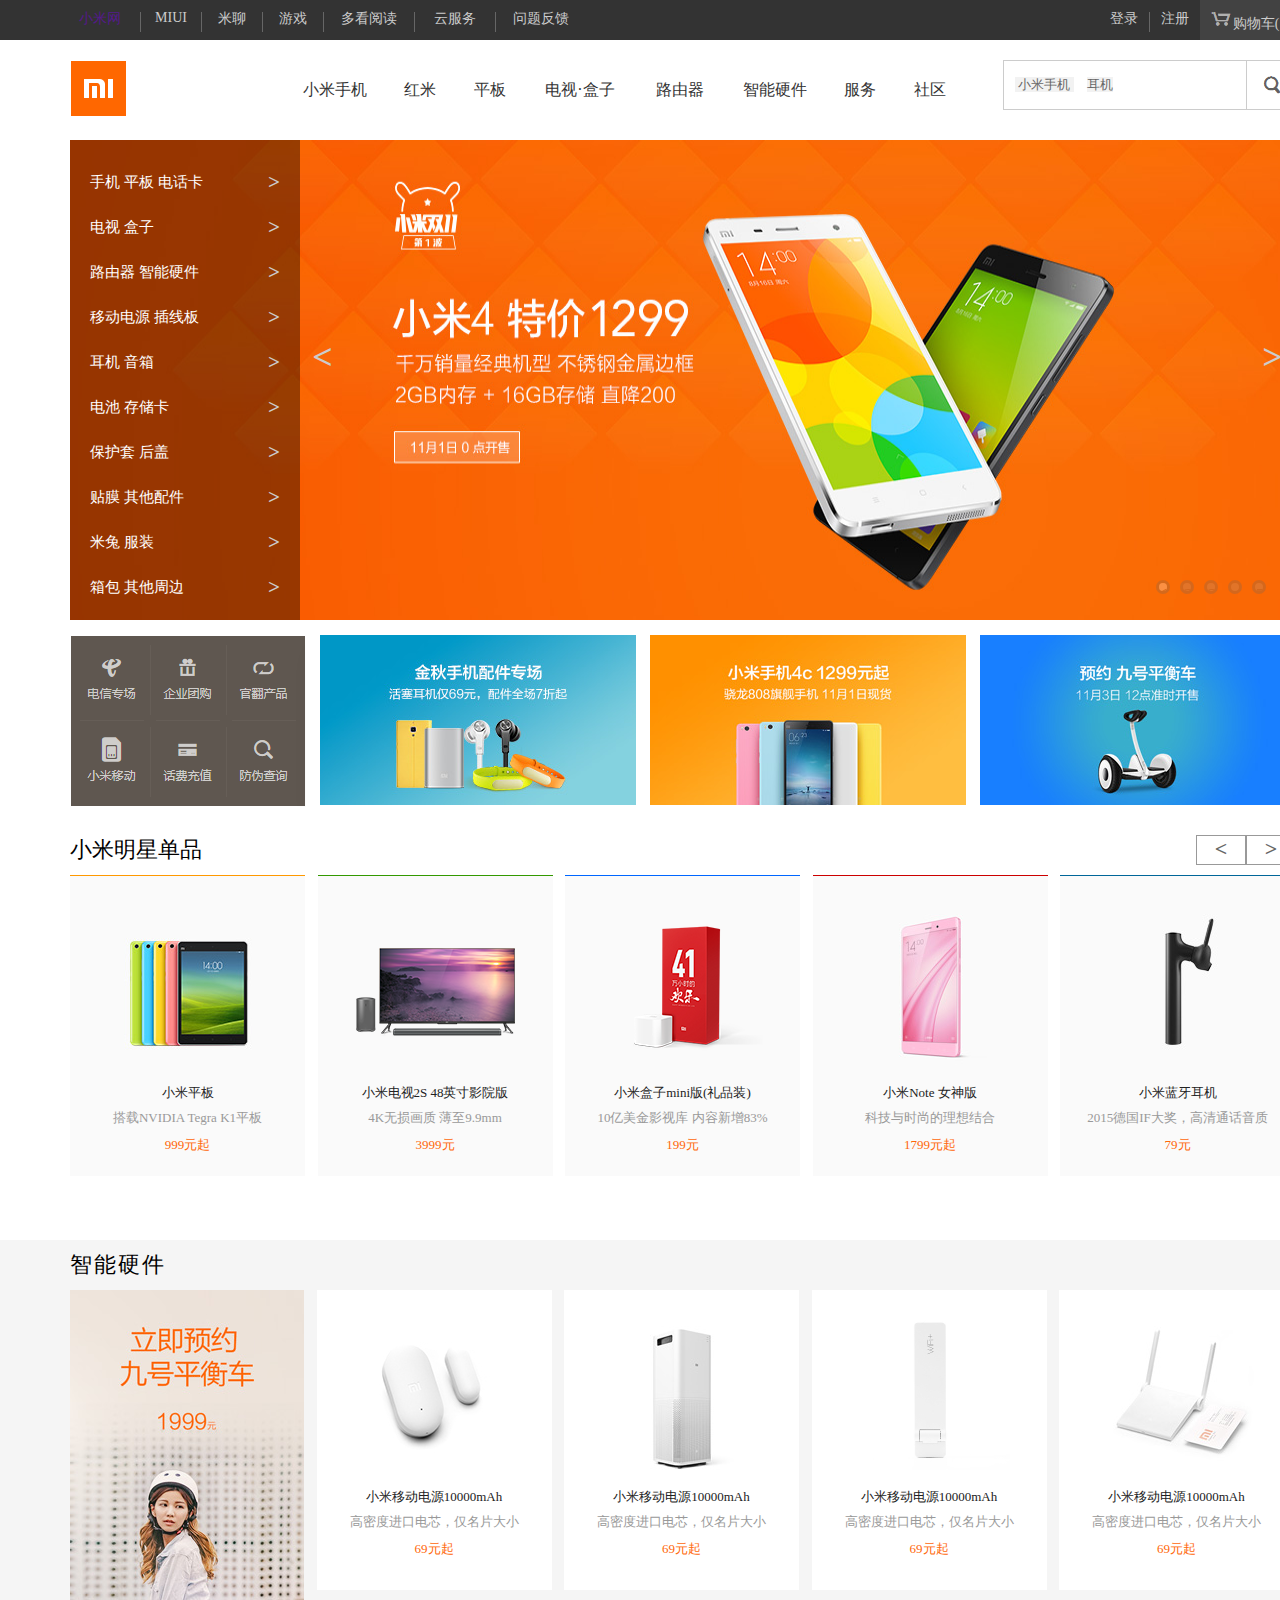
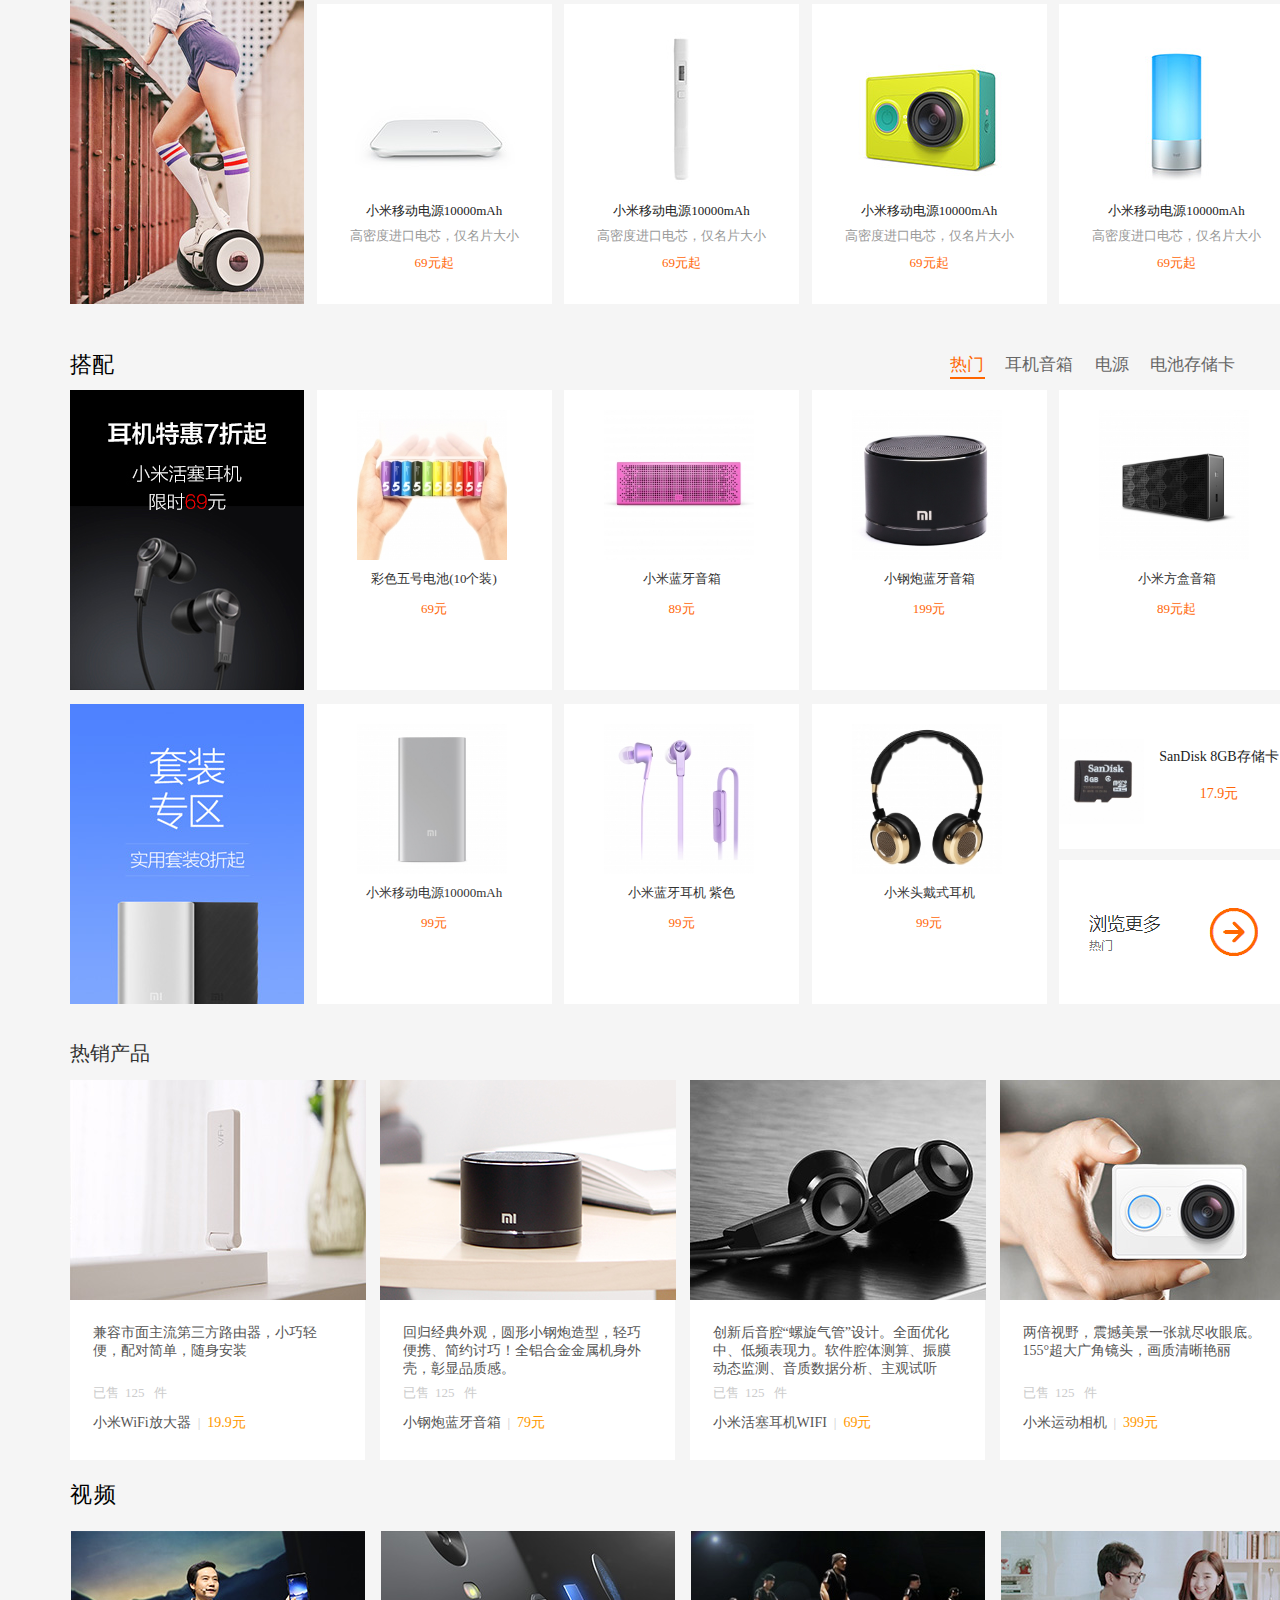
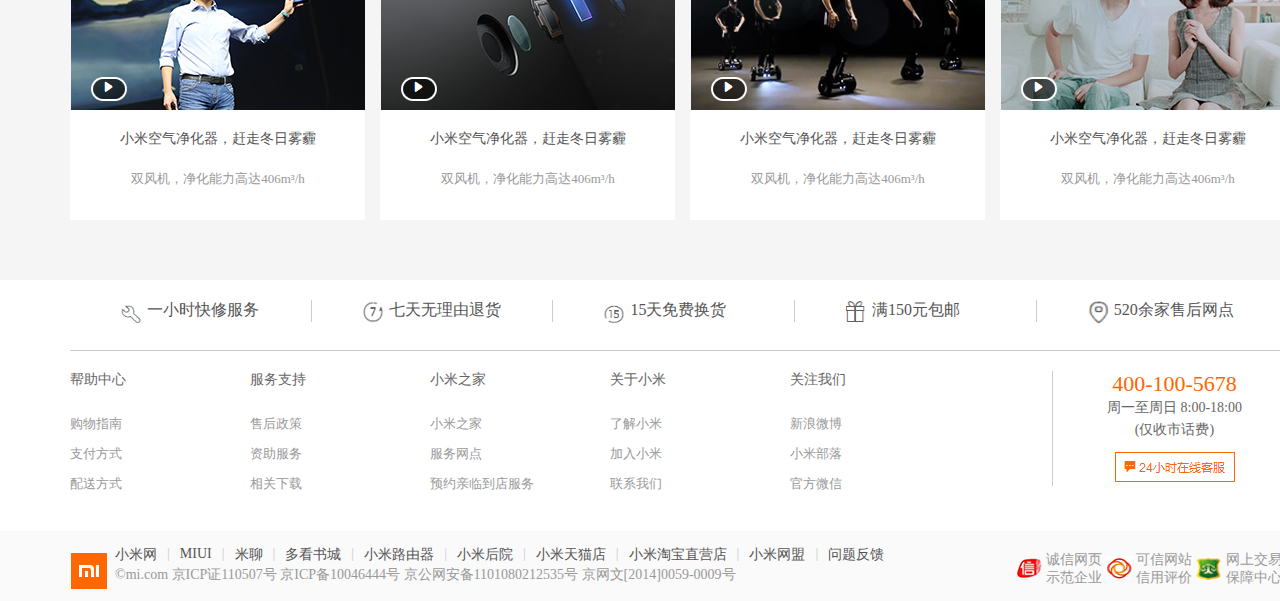
<file: index.html>
﻿<!doctype html>
<html>
<head>
<meta charset="utf-8">
<title>小米主页</title>
<link rel="shortcut icon" href="images/title.png"/>
<link type="text/css" href="css/main.css" rel="stylesheet"/>
<style type="text/css">
 a {outline: 0 none; text-decoration: none;}
 a img {border: 0 none;}
 #wrap { width: 800px;  margin: 20px auto; font-family: arial, sans-serif; font-size: 14px;}
</style>



<script src="js/jquery-1.11.3.js" type="text/javascript"></script>
<script src="js/main.js" type="text/javascript"></script>
<script src="js/jquery.js"></script>
<script type="text/javascript" src="js/jwplayer.js"></script>
<script type="text/javascript" src="js/jquery.fancybox.js"></script>

<script>
/* <![CDATA[ */
$(document).ready(function () {
  $(".fancybox").fancybox({
    fitToView: false,
    content: '<span></span>', // create temp content
    scrolling: 'no',
    afterLoad: function () {
      var $width = $(this.element).data('width'); // get dimensions from data attributes
      var $height = $(this.element).data('height');
      this.content = "<embed src='player.swf?file=" + this.href + "&autostart=true&amp;wmode=opaque' type='application/x-shockwave-flash' width='" + $width + "' height='" + $height + "'></embed>"; // replace temp content
    }
  });
}); // ready
/* ]]> */
</script>

</head>


<body >
<div id="total">
<div id="header">
    	<div class="mainpage"><a href="">小米网</a></div><div class="line"></div>
        <div class="miui"><a>MIUI</a></div><div class="line"></div>
        <div class="ml"><a>米聊</a></div><div class="line"></div>
        <div class="game"><a>游戏</a></div><div class="line"></div>
        <div class="read"><a>多看阅读</a></div><div class="line"></div>
        <div class="yfw"><a>云服务</a></div><div class="line"></div>
        <div class="question"><a>问题反馈</a></div>
        <div class="dl"><a>登录</a></div><div class="line"></div>
        <div class="zc"><a>注册</a></div>
        <div class="shop_car"><a href="shopcar.html" style="color:#ccc;"><img src="images/shop_car.png"/><span>购物车(1)</span></a></div>
</div>

<div id="top1">
    <div class="top1_1"><img src="images/Log.png"/></div>
    <div class="top1_2">
    	<ul>
    		<li class="log_side"><a href=""></a></li>
            <li class="xmsj"><a>小米手机</a></li>               
            <li class="hongmi"><a>红米</a></li>                     
            <li class="pingban"><a>平板</a></li>           	
            <li class="tv"><a>电视&middot;盒子<a></li>         	
            <li class="luyouqi"><a>路由器</a></li>         	
            <li class="yingjian"><a>智能硬件</a></li>          	
            <li class="fuwu"><a target="_blank" href="">服务</a></li>
            <li class="shequ"><a target="_blank" href="Community.html">社区</a></li>
        </ul>
		<!--小米手机隐藏的层-->
		<div class="xmsj-show">
			<div class="xmsj-show1">
				<div class="xmsj-show-img"><a><img src="images/mi4c!160x110.jpg"/></a></div>
				<p><a target="_blank" href="" class="top1-title">小米手机4c</a></p>
				<p><span class="top1-price">1299元起</span></p>
			</div>
			<div class="top1-line"></div>
			<div class="xmsj-show2">
				<div  class="xmsj-show-img"><a><img src="images/mi4!160x110.jpg"/></a></div>
				<p><a target="_blank" href="" class="top1-title">小米手机4</a></p>
				<p><span class="top1-price">1299元起</span></p>
			</div>
			<div class="top1-line"></div>
			<div class="xmsj-show3">
				<div  class="xmsj-show-img"><a><img src="images/minote!160x110.jpg"/></a></div>
				<p><a target="_blank" href="" class="top1-title">小米Note标准版</a></p>
				<p><span class="top1-price">1799元起</span></p>
			</div>
		</div>
		<!--红米隐藏的层-->
		<div class="hongmi-show">
			<div class="hongmi-show1">
				<div class="hongmi-show-img"><a><img src="images/hongmi2!160x110.jpg"/></a></div>
				<p><a target="_blank" href="" class="top1-title">红米手机2</a></p>
				<p><span class="top1-price">599元起</span></p>
			</div>
			<div class="top1-line"></div>
			<div class="hongmi-show2">
				<div  class="hongmi-show-img"><a><img src="images/hongmi2a!160x110.jpg"/></a></div>
				<p><a target="_blank" href="" class="top1-title">红米手机2A 增强版</a></p>
				<p><span class="top1-price">特价499元</span></p>
			</div>
			<div class="top1-line"></div>
			<div class="hongmi-show3">
				<div  class="hongmi-show-img"><a><img src="images/note!160x110.jpg"/></a></div>
				<p><a target="_blank" href="" class="top1-title">红米Note 电信版</a></p>
				<p><span class="top1-price">699元起</span></p>
			</div>
		</div>
		<!--红米隐藏的层-->
		<div class="pingban-show">
			<div class="pingban-show1">
				<div class="pingban-show-img"><a><img src="images/mipad16!160x110.jpg"/></a></div>
				<p><a target="_blank" href="" class="top1-title">红米手机2</a></p>
				<p><span class="top1-price">599元起</span></p>
			</div>
			<div class="top1-line"></div>
			<div class="pingban-show2">
				<div  class="pingban-show-img"><a><img src="images/mipad64!160x110.jpg"/></a></div>
				<p><a target="_blank" href="" class="top1-title">红米手机2A 增强版</a></p>
				<p><span class="top1-price">特价499元</span></p>
			</div>
		</div>
		<!--电视盒子隐藏的层-->
		<div class="tv-show">
			<div class="tv-show1">
				<div class="tv-show-img"><a><img src="images/mitv40!160x110.jpg"/></a></div>
				<p><a target="_blank" href="" class="top1-title">小米电视2 40英寸</a></p>
				<p><span class="top1-price">1999元</span></p>
			</div>
			<div class="top1-line"></div>
			<div class="tv-show2">
				<div  class="tv-show-img"><a><img src="images/mitv48!160x110.jpg"/></a></div>
				<p><a target="_blank" href="" class="top1-title">小米电视2/2S 48/49英寸</a></p>
				<p><span class="top1-price">2999元起</span></p>
			</div>
			<div class="top1-line"></div>
			<div class="tv-show3">
				<div  class="tv-show-img"><a><img src="images/mitv3-55!160x110.jpg"/></a></div>
				<p><a target="_blank" href="" class="top1-title">小米电视3 55英寸</a></p>
				<p><span class="top1-price">3999元起</span></p>
			</div>
		</div>
		<!--路由器隐藏的层-->
		<div class="luyouqi-show">
			<div class="luyouqi-show1">
				<div class="luyouqi-show-img"><a><img src="images/miwifi!160x110.jpg"/></a></div>
				<p><a target="_blank" href="" class="top1-title">全新小米路由器</a></p>
				<p><span class="top1-price">699元起</span></p>
			</div>
			<div class="top1-line"></div>
			<div class="luyouqi-show2">
				<div  class="luyouqi-show-img"><a><img src="images/miwifilite!160x110.jpg"/></a></div>
				<p><a target="_blank" href="" class="top1-title">小米路由器 青春版</a></p>
				<p><span class="top1-price">79元</span></p>
			</div>
			<div class="top1-line"></div>
			<div class="luyouqi-show3">
				<div  class="luyouqi-show-img"><a><img src="images/miwifimini!160x110.jpg"/></a></div>
				<p><a target="_blank" href="" class="top1-title">小米路由器 mini</a></p>
				<p><span class="top1-price">129元</span></p>
			</div>
		</div>
		<!--智能硬件隐藏的层-->
		<div class="yingjian-show">
			<div class="yingjian-show1">
				<div class="yingjian-show-img"><a href="" target="_blank"><img src="images/scooter!160x110.jpg"/></a></div>
				<p><a target="_blank" href="" class="top1-title">九号平衡车</a></p>
				<p><span class="top1-price">1999元</span></p>
			</div>
			<div class="top1-line"></div>
			<div class="yingjian-show2">
				<div  class="yingjian-show-img"><a href="" target="_blank"><img src="images/xiaoyi!160x110.jpg"/></a></div>
				<p><a target="_blank" href="" class="top1-title">摄像机</a></p>
				<p><span class="top1-price">149元</span></p>
			</div>
			<div class="top1-line"></div>
			<div class="yingjian-show3">
				<div  class="yingjian-show-img"><a href="" target="_blank"><img src="images/yicamera!160x110.jpg"/></a></div>
				<p><a target="_blank" href="" class="top1-title">运动相机</a></p>
				<p><span class="top1-price">399元起</span></p>
			</div>
		</div>
    </div>
    <div id="top1_3">
    	<form>
        	<input class="search-text" id="search" type="search" data-search-config="{'defaultWords':[{'Key':'移动电源','Rst':22},{'Key':'空气净化器','Rst':2},{'Key':'小米手环','Rst':5},{'Key':'WiFi','Rst':7},{'Key':'自拍杆','Rst':4},{'Key':'小米体重秤','Rst':1},{'Key':'小蚁摄像机','Rst':2},{'Key':'运动相机','Rst':2},{'Key':'智能插座','Rst':5},{'Key':'配件优惠套装','Rst':15}]}" autocomplete="off" name="keyword" />
			<input type="submit" value="" class="search-submit" style="background-image:url(images/search.png);"/>
            <div class="in-text">
				<a href="" class="in-text1"><span>&nbsp;小米手机&nbsp;</span></a>
				<a href="" class="in-text2"><span>耳机</span></a>
			</div>
            <div class="shop-search">
                <ul>
                    <li class="search-item"><a href="">商品1<span>约有22件</span></a></li>
                    <li class="search-item"><a href="">商品2<span>约有2件</span></a></li>
                    <li class="search-item"><a href="">商品3<span>约有12件</span></a></li>
                    <li class="search-item"><a href="">商品4<span>约有8件</span></a></li>
                    <li class="search-item"><a href="">商品5<span>约有9件</span></a></li>
                    <li class="search-item"><a href="">商品6<span>约有5件</span></a></li>
                    <li class="search-item"><a href="">商品7<span>约有2件</span></a></li>
                    <li class="search-item"><a href="">商品8<span>约有4件</span></a></li>
                </ul>
            </div>           
        </form>
        
    </div>
</div>

<div id="home">
	<div class="home_top">
        <div class="left_pro_list">
            <ul>	
                <li style="margin-top:20px;" class="item1"><a>手机 平板 电话卡<span>></span></a></li>        
                <li class="item2"><a>电视 盒子<span>></span></a></li>     
                <li class="item3"><a>路由器 智能硬件<span>></span></a></li>  	
                <li class="item4"><a>移动电源 插线板<span>></span></a></li>             	
                <li class="item5"><a>耳机 音箱<span>></span></a></li>        	
                <li class="item6"><a>电池 存储卡<span>></span></a></li>           	
                <li class="item7"><a>保护套 后盖<span>></span></a></li>               	
                <li class="item8"><a>贴膜 其他配件<span>></span></a></li>	
                <li class="item9"><a>米兔 服装<span>></span></a></li>     	
                <li class="item10"><a>箱包 其他周边<span>></span></a></li>	
            </ul>
            <div class="list-show-hidden1">
                <div class="children-list">
                    <div class="lists">
                        <div class="imgAndtitle">
                            <a class="imgAndtitle-img"><img src="images/minote.jpg"/></a>
                            <a class="imgAndtitle-title"><span>小米Note</span></a>
                        </div>
                        <div class="xuangou">&nbsp;&nbsp;选购</div>
                    </div>
                    <div class="lists">
                        <div class="imgAndtitle">
                            <a class="imgAndtitle-img"><img src="images/mi4.jpg"/></a>
                            <a class="imgAndtitle-title"><span>小米手机4</span></a>
                        </div>
                        <div class="xuangou">&nbsp;&nbsp;选购</div>
                    </div>
                    <div class="lists">
                        <div class="imgAndtitle">
                            <a class="imgAndtitle-img"><img src="images/mi4c.jpg"/></a>
                            <a class="imgAndtitle-title"><span>小米手机4c</span></a>
                        </div>
                        <div class="xuangou">&nbsp;&nbsp;选购</div>
                    </div>
                    <div class="lists">
                        <div class="imgAndtitle">
                            <a class="imgAndtitle-img"><img src="images/note2.jpg"/></a>
                            <a class="imgAndtitle-title"><span>红米Note2</span></a>
                        </div>
                        <div class="xuangou">&nbsp;&nbsp;选购</div>
                    </div>
                    <div class="lists">
                        <div class="imgAndtitle">
                            <a class="imgAndtitle-img"><img src="images/note.jpg"/></a>
                            <a class="imgAndtitle-title"><span>红米Note 电信版</span></a>
                        </div>
                        <div class="xuangou">&nbsp;&nbsp;选购</div>
                    </div>
                    <div class="lists">
                        <div class="imgAndtitle">
                            <a class="imgAndtitle-img"><img src="images/hongmi2.jpg"/></a>
                            <a class="imgAndtitle-title"><span>红米手机2</span></a>
                        </div>
                        <div class="xuangou">&nbsp;&nbsp;选购</div>
                    </div>
                </div>
                <div class="children-list">
                    <div class="lists">
                        <div class="imgAndtitle">
                            <a class="imgAndtitle-img"><img src="images/hongmi2a.jpg"/></a>
                            <a class="imgAndtitle-title"><span>红米手机2A</span></a>
                        </div>
                        <div class="xuangou">&nbsp;&nbsp;选购</div>
                    </div>
                    <div class="lists">
                        <div class="imgAndtitle">
                            <a class="imgAndtitle-img"><img src="images/mipad.jpg"/></a>
                            <a class="imgAndtitle-title"><span>小米平板</span></a>
                        </div>
                        <div class="xuangou">&nbsp;&nbsp;选购</div>
                    </div>
                    <div class="lists">
                        <div class="imgAndtitle">
                            <a class="imgAndtitle-img"><img src="images/telcom.jpg"/></a>
                            <a class="imgAndtitle-title"><span>电信版</span></a>
                        </div>
                        <div class="xuangou">&nbsp;&nbsp;选购</div>
                    </div>
                    <div class="lists">
                        <div class="imgAndtitle">
                            <a class="imgAndtitle-img"><img src="images/heyue.jpg"/></a>
                            <a class="imgAndtitle-title"><span>合约机</span></a>
                        </div>
                        <div class="xuangou">&nbsp;&nbsp;选购</div>
                    </div>
                    <div class="lists">
                        <div class="imgAndtitle">
                            <a class="imgAndtitle-img"><img src="images/zhongxin.jpg"/></a>
                            <a class="imgAndtitle-title"><span>中信特权</span></a>
                        </div>
                        <div class="xuangou">&nbsp;&nbsp;选购</div>
                    </div>
                    <div class="lists">
                        <div class="imgAndtitle">
                            <a class="imgAndtitle-img"><img src="images/compare.jpg"/></a>
                            <a class="imgAndtitle-title"><span>对比手机</span></a>
                        </div>
                        <div class="xuangou">&nbsp;&nbsp;选购</div>
                    </div>
                </div>
            </div>
            <div class="list-show-hidden2">
                <div class="children-list">
                    <div class="lists">
                        <div class="imgAndtitle">
                            <a class="imgAndtitle-img"><img src="images/tv40.jpg"/></a>
                            <a class="imgAndtitle-title"><span>小米电视 40英寸</span></a>
                        </div>
                    </div>
                    <div class="lists">
                        <div class="imgAndtitle">
                            <a class="imgAndtitle-img"><img src="images/tv48.jpg"/></a>
                            <a class="imgAndtitle-title"><span>小米电视 48英寸</span></a>
                        </div>
                    </div>
                    <div class="lists">
                        <div class="imgAndtitle">
                            <a class="imgAndtitle-img"><img src="images/tv49.jpg"/></a>
                            <a class="imgAndtitle-title"><span>小米电视 49英寸</span></a>
                        </div>                              
                    </div>
                    <div class="lists">
                        <div class="imgAndtitle">
                            <a class="imgAndtitle-img"><img src="images/tv3-55.jpg"/></a>
                            <a class="imgAndtitle-title"><span>小米电视 55英寸</span></a>
                        </div>     
                    </div>
                    <div class="lists">
                        <div class="imgAndtitle">
                            <a class="imgAndtitle-img"><img src="images/tv60.jpg"/></a>
                            <a class="imgAndtitle-title"><span>小米电视 60英寸</span></a>
                        </div>                               
                    </div>
                    <div class="lists">
                        <div class="imgAndtitle">
                            <a class="imgAndtitle-img"><img src="images/hezis.jpg"/></a>
                            <a class="imgAndtitle-title"><span>小米盒子3</span></a>
                        </div>
                    </div>
                </div>
                <div class="children-list">
                    <div class="lists">
                        <div class="imgAndtitle">
                            <a class="imgAndtitle-img"><img src="images/hezimini.jpg"/></a>
                            <a class="imgAndtitle-title"><span>小米盒子mini</span></a>
                        </div>
                    </div>
                    <div class="lists">
                        <div class="imgAndtitle">
                            <a class="imgAndtitle-img"><img src="images/tvzj.jpg"/></a>
                            <a class="imgAndtitle-title"><span>小米电视主机</span></a>
                        </div>                               
                    </div>
                    <div class="lists">
                        <div class="imgAndtitle">
                            <a class="imgAndtitle-img"><img src="images/diyinpao.jpg"/></a>
                            <a class="imgAndtitle-title"><span>小米低音炮</span></a>
                        </div>                             
                    </div>
                    <div class="lists">
                        <div class="imgAndtitle">
                            <a class="imgAndtitle-img"><img src="images/shb.jpg"/></a>
                            <a class="imgAndtitle-title"><span>蓝牙手柄</span></a>
                        </div>                              
                    </div>
                    <div class="lists">
                        <div class="imgAndtitle">
                            <a class="imgAndtitle-img"><img src="images/dianshipeijian.jpg"/></a>
                            <a class="imgAndtitle-title"><span>电视盒子配件</span></a>
                        </div> 
                    </div>                            
                </div>
            </div>
            <div class="list-show-hidden3">
                <div class="children-list">
                    <div class="lists">
                        <div class="imgAndtitle">
                            <a class="imgAndtitle-img"><img src="images/miwifi.jpg"/></a>
                            <a class="imgAndtitle-title"><span>路由器</span></a>
                        </div>
                    </div>
                    <div class="lists">
                        <div class="imgAndtitle">
                            <a class="imgAndtitle-img"><img src="images/scooter.jpg"/></a>
                            <a class="imgAndtitle-title"><span>九号平衡车</span></a>
                        </div>
                    </div>
                    <div class="lists">
                        <div class="imgAndtitle">
                            <a class="imgAndtitle-img"><img src="images/shouhuan.jpg"/></a>
                            <a class="imgAndtitle-title"><span>手环及配件</span></a>
                        </div>                              
                    </div>
                    <div class="lists">
                        <div class="imgAndtitle">
                            <a class="imgAndtitle-img"><img src="images/scale.jpg"/></a>
                            <a class="imgAndtitle-title"><span>体重秤</span></a>
                        </div>     
                    </div>
                    <div class="lists">
                        <div class="imgAndtitle">
                            <a class="imgAndtitle-img"><img src="images/ihealthbluetooth.jpg"/></a>
                            <a class="imgAndtitle-title"><span>血压计</span></a>
                        </div>                               
                    </div>
                    <div class="lists">
                        <div class="imgAndtitle">
                            <a class="imgAndtitle-img"><img src="images/zhinengtaozhuang.jpg"/></a>
                            <a class="imgAndtitle-title"><span>智能家庭套装</span></a>
                        </div>
                    </div>
                </div>
            </div>
            <div class="list-show-hidden4">
                <div class="children-list">
                    <div class="lists">
                        <div class="imgAndtitle">
                            <a class="imgAndtitle-img"><img src="images/dianyuan.jpg"/></a>
                            <a class="imgAndtitle-title"><span>小米移动电源</span></a>
                        </div>
                    </div>
                    <div class="lists">
                        <div class="imgAndtitle">
                            <a class="imgAndtitle-img"><img src="images/yidongdianyuan.jpg"/></a>
                            <a class="imgAndtitle-title"><span>品牌移动电源</span></a>
                        </div>                               
                    </div>
                    <div class="lists">
                        <div class="imgAndtitle">
                            <a class="imgAndtitle-img"><img src="images/powerscript.jpg"/></a>
                            <a class="imgAndtitle-title"><span>小米插线板</span></a>
                        </div>                             
                    </div>
                    <div class="lists">
                        <div class="imgAndtitle">
                            <a class="imgAndtitle-img"><img src="images/dianyuanfujian.jpg"/></a>
                            <a class="imgAndtitle-title"><span>移动电源附件</span></a>
                        </div>                              
                    </div>                        
                </div>
            </div>
            <div class="list-show-hidden5">
                <div class="children-list">
                    <div class="lists">
                        <div class="imgAndtitle">
                            <a class="imgAndtitle-img"><img src="images/headphone.jpg"/></a>
                            <a class="imgAndtitle-title"><span>小米头戴式耳机</span></a>
                        </div>
                    </div>
                    <div class="lists">
                        <div class="imgAndtitle">
                            <a class="imgAndtitle-img"><img src="images/quantie.jpg"/></a>
                            <a class="imgAndtitle-title"><span>小米铁圈耳机</span></a>
                        </div>
                    </div>
                    <div class="lists">
                        <div class="imgAndtitle">
                            <a class="imgAndtitle-img"><img src="images/huosai.jpg"/></a>
                            <a class="imgAndtitle-title"><span>小米活塞耳机 标准版</span></a>
                        </div>                              
                    </div>
                    <div class="lists">
                        <div class="imgAndtitle">
                            <a class="imgAndtitle-img"><img src="images/xuancai.jpg"/></a>
                            <a class="imgAndtitle-title"><span>小米活塞耳机 炫彩版</span></a>
                        </div>     
                    </div>
                    <div class="lists">
                        <div class="imgAndtitle">
                            <a class="imgAndtitle-img"><img src="images/bluetoothheadset.jpg"/></a>
                            <a class="imgAndtitle-title"><span>小米蓝牙耳机</span></a>
                        </div>                               
                    </div>
                    <div class="lists">
                        <div class="imgAndtitle">
                            <a class="imgAndtitle-img"><img src="images/erji.jpg"/></a>
                            <a class="imgAndtitle-title"><span>品牌耳机</span></a>
                        </div>
                    </div>
                </div>
            </div>
            <div class="list-show-hidden6">
                <div class="children-list">
                    <div class="lists">
                        <div class="imgAndtitle">
                            <a class="imgAndtitle-img"><img src="images/rainbow80.jpg"/></a>
                            <a class="imgAndtitle-title"><span>彩虹5号电池</span></a>
                        </div>
                    </div>
                    <div class="lists">
                        <div class="imgAndtitle">
                            <a class="imgAndtitle-img"><img src="images/chongdian.jpg"/></a>
                            <a class="imgAndtitle-title"><span>充电器</span></a>
                        </div>
                    </div>
                    <div class="lists">
                        <div class="imgAndtitle">
                            <a class="imgAndtitle-img"><img src="images/xiancai.jpg"/></a>
                            <a class="imgAndtitle-title"><span>线材</span></a>
                        </div>                              
                    </div>
                    <div class="lists">
                        <div class="imgAndtitle">
                            <a class="imgAndtitle-img"><img src="images/cunchu.jpg"/></a>
                            <a class="imgAndtitle-title"><span>存储卡</span></a>
                        </div>     
                    </div>
                </div>
            </div>
            <div class="list-show-hidden7">
                <div class="children-list">
                    <div class="lists">
                        <div class="imgAndtitle">
                            <a class="imgAndtitle-img"><img src="images/hougai.jpg"/></a>
                            <a class="imgAndtitle-title"><span>后盖</span></a>
                        </div>
                    </div>
                    <div class="lists">
                        <div class="imgAndtitle">
                            <a class="imgAndtitle-img"><img src="images/baohu.jpg"/></a>
                            <a class="imgAndtitle-title"><span>保护套/保护壳</span></a>
                        </div>
                    </div>
                </div>
            </div>
            <div class="list-show-hidden8">
                <div class="children-list">
                    <div class="lists">
                        <div class="imgAndtitle">
                            <a class="imgAndtitle-img"><img src="images/zhijia.jpg"/></a>
                            <a class="imgAndtitle-title"><span>手机支架</span></a>
                        </div>
                    </div>
                    <div class="lists">
                        <div class="imgAndtitle">
                            <a class="imgAndtitle-img"><img src="images/zipaigan.jpg"/></a>
                            <a class="imgAndtitle-title"><span>自拍杆</span></a>
                        </div>
                    </div>
                    <div class="lists">
                        <div class="imgAndtitle">
                            <a class="imgAndtitle-img"><img src="images/tiemo.jpg"/></a>
                            <a class="imgAndtitle-title"><span>贴膜</span></a>
                        </div>                              
                    </div>
                    <div class="lists">
                        <div class="imgAndtitle">
                            <a class="imgAndtitle-img"><img src="images/tizhi.jpg"/></a>
                            <a class="imgAndtitle-title"><span>贴纸</span></a>
                        </div>     
                    </div>
                </div>
            </div>
            <div class="list-show-hidden9">
                <div class="children-list">
                    <div class="lists">
                        <div class="imgAndtitle">
                            <a class="imgAndtitle-img"><img src="images/mitu.jpg"/></a>
                            <a class="imgAndtitle-title"><span>米兔</span></a>
                        </div>
                    </div>
                    <div class="lists">
                        <div class="imgAndtitle">
                            <a class="imgAndtitle-img"><img src="images/fuzhuang.jpg"/></a>
                            <a class="imgAndtitle-title"><span>服装</span></a>
                        </div>
                    </div>
                    
                </div>
            </div>
            <div class="list-show-hidden10">
                <div class="children-list">
                    <div class="lists">
                        <div class="imgAndtitle">
                            <a class="imgAndtitle-img"><img src="images/wan.jpg"/></a>
                            <a class="imgAndtitle-title"><span>酷玩产品</span></a>
                        </div>
                    </div>
                    <div class="lists">
                        <div class="imgAndtitle">
                            <a class="imgAndtitle-img"><img src="images/shubiaodian.jpg"/></a>
                            <a class="imgAndtitle-title"><span>小米鼠标垫</span></a>
                        </div>
                    </div>
                </div>
            </div>	
        </div>
        
        <div class="pro_bigimg">
            <ul>
                <li ><img style="display:block;" id="bigimg1" class="1" src="images/show1.jpg"/></li>
                <li ><img style="display:none;"  id="bigimg2" class="2" src="images/show2.jpg"/></li>
                <li ><img style="display:none;"  id="bigimg3" class="3" src="images/show3.jpg"/></li>
                <li ><img style="display:none;"  id="bigimg4" class="4" src="images/show4.jpg"/></li>
                <li ><img style="display:none;"  id="bigimg5" class="5" src="images/show5.jpg"/></li>
            </ul>
			
			<div class="ui-controls-direction">
			   <a onClick="prevImg()" class="ui-prev"><</a><!--上一张-->
			   <a onClick="nextImg()" class="ui-next">></a><!--下一张-->
			</div>
		
			<div class="ui-pager">
				<div class="ui-pager-span"><a><span id="1" class="span" style="background:#FFF;">1</span></a></div> 	             
				<div class="ui-pager-span"><a><span id="2" class="span">2</span></a></div>
				<div class="ui-pager-span"><a><span id="3" class="span">3</span></a></div>              
				<div class="ui-pager-span"><a><span id="4" class="span">4</span></a></div>             
				<div class="ui-pager-span"><a><span id="5" class="span">5</span></a></div>            
			</div> 
       </div>
       
    </div>
        

       
    <div class="home_middle">
        <div class="method">
        <img src="images/ddd.png"/>	
        </div>
        <div class="pro1">
        <img src="images/p1.jpg"/>
        </div>
        <div class="pro2">
        <img src="images/p2.jpg"/>	
        </div>
        <div class="pro3">
        <img src="images/p3.jpg"/>
        </div>
    </div>
    
    <div class="home_floor">
        <p class="title_dp">小米明星单品</p>
        <div class="dp_changepage"><span class="prev_page"><</span><span class="next_page"> > </span></div>
        <div class="xmdp">
           <ul>
                <li class="dp1">
                    <img src="images/dp1.jpg"/>
                    <p class="name"><span>小米平板</span></p>
                    <p class="feature"><span>搭载NVIDIA Tegra K1平板</span></p>
                    <p class="price"><span>999元起</span></p>
                </li>
                <li class="dp2">
                    <img src="images/dp2.jpg"/>
                    <p class="name"><span>小米电视2S 48英寸影院版</span></p>
                    <p class="feature"><span>4K无损画质 薄至9.9mm</span></p>
                    <p class="price"><span>3999元</span></p>
                </li>
                <li class="dp3">
                    <img src="images/dp3.jpg" />
                    <p class="name"><span>小米盒子mini版(礼品装)</span></p>
                    <p class="feature"><span>10亿美金影视库 内容新增83%</span></p>
                    <p class="price"><span>199元</span></p>
                </li>
                <li class="dp4">
                    <img src="images/dp4.jpg"/>
                    <p class="name"><span>小米Note 女神版</span></p>
                    <p class="feature"><span>科技与时尚的理想结合</span></p>
                    <p class="price"><span>1799元起</span></p>
                </li>
                <li class="dp5">
                    <img src="images/dp5.jpg"/>
                    <p class="name"><span>小米蓝牙耳机</span></p>
                    <p class="feature"><span>2015德国IF大奖，高清通话音质</span></p>
                    <p class="price"><span>79元</span></p>
                </li>
                
                <li class="dp6">
                    <img src="images/dp6.jpg"/>
                    <p class="name"><span>全新小米路由器</span></p>
                    <p class="feature"><span>高配版路由器，企业级性能</span></p>
                    <p class="price"><span>699元起</span></p>
                </li>
                <li class="dp7">
                    <img src="images/dp7.jpg"/>
                    <p class="name"><span>小米净水器</span></p>
                    <p class="feature"><span>400加仑大流量</span></p>
                    <p class="price"><span>1299元</span></p>
                </li>
    
                <li class="dp8">
                    <img src="images/dp8.jpg"/>
                    <p class="name"><span>小米手环</span></p>
                    <p class="feature"><span>美国ADI传感器，30天超长续航</span></p>
                    <p class="price"><span>69元</span></p>
                </li>
                <li class="dp9">
                    <img src="images/dp9.jpg"/>
                    <p class="name"><span>小米路由器 mini</span></p>
                    <p class="feature"><span>主流双频AC智能路由器</span></p>
                    <p class="price"><span>129元</span></p>
                </li>
                <li class="dp10">
                    <img src="images/dp10.jpg"/>
                    <p class="name"><span>小米移动电源10000mAh</span></p>
                    <p class="feature"><span>高密度进口电芯，仅名片大小</span></p>
                    <p class="price"><span>69元起</span></p>
                </li>
           	</ul>
        </div>
     </div>
</div>

<script type="text/javascript">


</script>
<div class="main">
	<div class="main_znyj">
        <div class="titleznyj">
        <p><span class="video_title">智能硬件</span></p>
        <!--
        	作者：offline
        	时间：2016-01-12
        	描述：
        <div class="lookall"><a class="video_lookall">查看全部&nbsp;</a><a class="znyj-icon">></a></div>-->
        </div>
        
        <div class="znyj_show">
            <div class="znyj_main">
            <img src="images/znyj.jpg"/>
            </div>
            <div class="znyj1">
            <img src="images/znyj1.jpg"/>
            <p class="znyj_name"><span>小米移动电源10000mAh</span></p>
            <p class="znyj_feature"><span>高密度进口电芯，仅名片大小</span></p>
            <p class="znyj_price"><span>69元起</span></p>
           
            
            </div>
            <div class="znyj2">
            <img src="images/znyj2.jpg"/>
           <p class="znyj_name"><span>小米移动电源10000mAh</span></p>
            <p class="znyj_feature"><span>高密度进口电芯，仅名片大小</span></p>
            <p class="znyj_price"><span>69元起</span></p>
            </div>
            <div class="znyj3">
            <img src="images/znyj3.jpg"/>
            <p class="znyj_name"><span>小米移动电源10000mAh</span></p>
            <p class="znyj_feature"><span>高密度进口电芯，仅名片大小</span></p>
            <p class="znyj_price"><span>69元起</span></p>
            </div>
            <div class="znyj4">
            <img src="images/znyj4.jpg"/>
            <p class="znyj_name"><span>小米移动电源10000mAh</span></p>
            <p class="znyj_feature"><span>高密度进口电芯，仅名片大小</span></p>
            <p class="znyj_price"><span>69元起</span></p>
            </div>
            <div class="znyj5">
            <img src="images/znyj5.jpg"/>
           	<p class="znyj_name"><span>小米移动电源10000mAh</span></p>
            <p class="znyj_feature"><span>高密度进口电芯，仅名片大小</span></p>
            <p class="znyj_price"><span>69元起</span></p>
            </div>
            <div class="znyj6">
            <img src="images/znyj6.jpg"/>
            <p class="znyj_name"><span>小米移动电源10000mAh</span></p>
            <p class="znyj_feature"><span>高密度进口电芯，仅名片大小</span></p>
            <p class="znyj_price"><span>69元起</span></p>
            </div>
            <div class="znyj7">
            <img src="images/znyj7.jpg"/>
            <p class="znyj_name"><span>小米移动电源10000mAh</span></p>
            <p class="znyj_feature"><span>高密度进口电芯，仅名片大小</span></p>
            <p class="znyj_price"><span>69元起</span></p>
            </div>
            <div class="znyj8">
            <img src="images/znyj8.jpg"/>
            <p class="znyj_name"><span>小米移动电源10000mAh</span></p>
            <p class="znyj_feature"><span>高密度进口电芯，仅名片大小</span></p>
            <p class="znyj_price"><span>69元起</span></p>
            </div>
        </div>
	</div>
    
    <div class="main_dap">
    	<div class="title_dap">
        	<div class="title_dap_1">搭配</div>
            <div class="title_dap_2"><span>热门</span></div>
            <div class="title_dap_3"><span>耳机音箱</span></div>
            <div class="title_dap_4"><span>电源</span></div>
            <div class="title_dap_5"><span>电池存储卡</span></div>
        </div>
        <!--热门默认开始显示-->
        <div class="dap_show_hot">
            <div class="dap_main1">
            	<img src="images/dap.jpg"/>
            </div>
            
            <div class="dap1">
                <a><img src="images/dap1-csdc.jpg" width="150px" height="150px"/></a>
                <p class="dap_name"><span>彩色五号电池(10个装)</span></p>
                <p class="dap_price"><span>69元</span></p>
                <!--<p class="dap_rank"><span>100人评价</span></p>-->
                <div class="dap1-hidden">
                	<a><p class="dap-mark">日立麦克赛尔监制电池核心，电量持久，无汞无镉，安全环保。当你见到彩虹电池的第一眼,立刻就会爱上它！ </p>
                    <!--<p class="dap-author">来自<span> 某某 </span>的评论</p></a>-->
                </div>
            </div>
 
            <div class="dap2">
                <a><img src="images/dap2-xmlyyx.jpg" width="150px" height="150px"/></a>
                <p class="dap_name"><span>小米蓝牙音箱</span></p>
                <p class="dap_price"><span>89元</span></p>
                <!--<p class="dap_rank"><span>100人评价</span></p>-->
                <div class="dap2-hidden">
                	<a><p class="dap-mark">全金属外壳，12小时播放，支持蓝牙免提通话，适用于，通用全部...</p>
                   <!--<p class="dap-author">来自<span> 某某 </span>的评论</p></a>-->
                </div>
            </div>
            
            <div class="dap3">
                <a><img src="images/dap3-xgplyyx.jpg" width="150px" height="150px"/></a>
                <p class="dap_name"><span>小钢炮蓝牙音箱</span></p>
                <p class="dap_price"><span>199元</span></p>
                <!--<p class="dap_rank"><span>100人评价</span></p>-->
            </div>
            
            <div class="dap4">
                <a><img src="images/dap4.jpg" width="150px" height="150px"/></a>
                <p class="dap_name"><span>小米方盒音箱</span></p>
                <p class="dap_price"><span>89元起</span></p>
               <!--<p class="dap_rank"><span>100人评价</span></p>-->
            </div>
            
            <div class="dap_main2">
            <img src="images/tc.jpg"/>
            </div>
            
            <div class="dap5">
                <a><img src="images/tc1.jpg" width="150px" height="150px"/></a>
                <p class="dap_name"><span>小米移动电源10000mAh</span></p>
                <p class="dap_price"><span>99元</span></p>
                <!--<p class="dap_rank"><span>100人评价</span></p>-->
            </div>
            
            <div class="dap6">
                <a><img src="images/tc2.jpg" width="150px" height="150px"/></a>
                <p class="dap_name"><span>小米蓝牙耳机 紫色</span></p>
                <p class="dap_price"><span>99元</span></p>
                <!--<p class="dap_rank"><span>100人评价</span></p>-->
                 <div class="dap6-hidden">
                	<a><p class="dap-mark">10000mAh小米移动电源引进新型电池科技，采用来自松下/LG 等供应商原装定制高密度电芯。可为3090mAh的小米Note顶配版提供约2.1次充电。</p>
                    <!--<p class="dap-author">来自<span> 某某 </span>的评论</p></a>-->
                </div>
            </div>
            
            <div class="dap7">
                <a><img src="images/tc3.jpg" width="150px" height="150px"/></a>
                <p class="dap_name"><span>小米头戴式耳机</span></p>
                <p class="dap_price"><span>99元</span></p>
                <!--<p class="dap_rank"><span>100人评价</span></p>-->
                <div class="dap7-hidden">
                	<a><p class="dap-mark">50mm大尺寸金属振膜，手机直推高保真音质，荣获2015中国好设计奖金奖！</p>
                   <!--<p class="dap-author">来自<span> 某某 </span>的评论</p></a>-->
                </div>
            </div>
            
            <div class="dap8">
            	<a><img src="images/tc4.jpg"/></a>
                <p class="name" style="margin-top:40px;">SanDisk 8GB存储卡</p>
                <p class="price">17.9元</p>
            </div>
            
            <div class="dap9">
 				<a><img src="images/seemore.png"/></a>      
            </div>
        </div>
        
       <!--耳机音箱隐藏显示的层-->  
        <div class="dap_show_ejyx" style="display:none;">
            <div class="dap_main1">
            	<img src="images/dap.jpg"/>
            </div>
            
            <div class="dap1">
                <a><img src="images/ejyx1.jpg" width="150px" height="150px"/></a>
                <p class="dap_name"><span>先锋CL31系列入耳式耳机</span></p>
                <p class="dap_price"><span>99元</span></p>
                <!--<p class="dap_rank"><span>100人评价</span></p>-->
                <div class="dap1-hidden">
                	<a><p class="dap-mark">三角型设计 ，mm驱动单元，低频稳定，杰出解析力，适用于小米平板1, 所有小米手机</p>
                    <!--<p class="dap-author">来自<span> 某某 </span>的评论</p></a>-->
                </div>
            </div>
 
            <div class="dap2">
                <a><img src="images/ejyx2.jpg" width="150px" height="150px"/></a>
                <p class="dap_name"><span>小米活塞耳机标准版</span></p>
                <p class="dap_price"><span>69元 </span><del> 99元</del></p>
                <!--<p class="dap_rank"><span>100人评价</span></p>-->
                <div class="dap2-hidden">
                	<a><p class="dap-mark">工业设计荣获德国2015红点奖，音质优化专利，金属复合振膜技术，礼品级包装</p>
                    <!--<p class="dap-author">来自<span> 某某 </span>的评论</p></a>-->
                </div>
            </div>
            
            <div class="dap3">
                <a><img src="images/ejyx3.jpg" width="150px" height="150px"/></a>
                <p class="dap_name"><span>小米蓝牙耳机</span></p>
                <p class="dap_price"><span>79元</span></p>
               <!--<p class="dap_rank"><span>100人评价</span></p>-->
            </div>
            
            <div class="dap4">
                <a><img src="images/ejyx4.jpg" width="150px" height="150px"/></a>
                <p class="dap_name"><span>小米活塞耳机 炫彩版</span></p>
                <p class="dap_price"><span>29元</span></p>
               <!--<p class="dap_rank"><span>100人评价</span></p>-->
            </div>
            
            <div class="dap_main2">
            <img src="images/tc.jpg"/>
            </div>
            
            <div class="dap5">
                <a><img src="images/ejyx5.jpg" width="150px" height="150px"/></a>
                <p class="dap_name"><span>QCY 杰克JO2蓝牙耳机</span></p>
                <p class="dap_price"><span>69.9元</span></p>
                <!--<p class="dap_rank"><span>100人评价</span></p>-->
            </div>
            
            <div class="dap6">
                <a><img src="images/ejyx6.jpg" width="150px" height="150px"/></a>
                <p class="dap_name"><span>小钢炮蓝牙音箱</span></p>
                <p class="dap_price"><span>99元</span></p>
                <!--<p class="dap_rank"><span>100人评价</span></p>-->
                 <div class="dap6-hidden">
                	<a><p class="dap-mark">全金属外壳，12小时播放，支持蓝牙免提通话，适用于所以小米手机，通用全部</p>
                    <!--<p class="dap-author">来自<span> 某某 </span>的评论</p></a>-->
                </div>
            </div>
            
            <div class="dap7">
                <a><img src="images/ejyx7.jpg" width="150px" height="150px"/></a>
                <p class="dap_name"><span>小米方盒子蓝牙音箱</span></p>
                <p class="dap_price"><span>99元</span></p>
               <!--<p class="dap_rank"><span>100人评价</span></p>-->
                <div class="dap7-hidden">
                	<a><p class="dap-mark">小米方盒子蓝牙音箱，新增星空黑款，个性更添，惊艳不变。</p>
                    <!--<p class="dap-author">来自<span> 某某 </span>的评论</p></a>-->
                </div>
            </div>
            
            <div class="dap8">
            	<a><img src="images/ejyx8.jpg"/></a>
                <p class="name" style="margin-top:40px;">铁三角耳机 </p>
                <p class="price">118元</p>
            </div>
            
            <div class="dap9">
 				<a><img src="images/seemore_ejyx.png"/></a>      
            </div>
        </div>
        
        
        
        <!--电源隐藏显示的层-->  
        <div class="dap_show_dy" style="display:none;">
            <div class="dap_main1">
            	<img src="images/dap.jpg"/>
            </div>
            
            <div class="dap1">
                <a><img src="images/dy1.jpg" width="150px" height="150px"/></a>
                <p class="dap_name"><span>小米移动电源10000mAh</span></p>
                <p class="dap_price"><span>69元</span></p>
               <!--<p class="dap_rank"><span>100人评价</span></p>-->
                <div class="dap1-hidden">
                	<a><p class="dap-mark">松下/LG高密度进口电芯10000mAh 大电量，仅名片大小</p>
                    <!--<p class="dap-author">来自<span> 某某 </span>的评论</p></a>-->
                </div>
            </div>
 
            <div class="dap2">
                <a><img src="images/dy2.jpg" width="150px" height="150px"/></a>
                <p class="dap_name"><span>小米移动电源16000mAh</span></p>
                <p class="dap_price"><span>129元</span></p>
                <!--<p class="dap_rank"><span>100人评价</span></p>-->
                <div class="dap2-hidden">
                	<a><p class="dap-mark">16000mAh 超大电量为你的手机、平板、数码相机提供超乎想象的续航时间。可为小米手机 4（3080mAh）提供约 3.5 次充电。</p>
                    <!--<p class="dap-author">来自<span> 某某 </span>的评论</p></a>-->
                </div>
            </div>
            
            <div class="dap3">
                <a><img src="images/dy3.jpg" width="150px" height="150px"/></a>
                <p class="dap_name"><span>小米移动电源5000mAh</span></p>
                <p class="dap_price"><span>49元</span></p>
               <!--<p class="dap_rank"><span>100人评价</span></p>-->
            </div>
            
            <div class="dap4">
                <a><img src="images/dy4.jpg" width="150px" height="150px"/></a>
                <p class="dap_name"><span>ZMI移动电源10000mAh</span></p>
                <p class="dap_price"><span>99元</span></p>
               <!--<p class="dap_rank"><span>100人评价</span></p>-->
            </div>
            
            <div class="dap_main2">
            <img src="images/tc.jpg"/>
            </div>
            
            <div class="dap5">
                <a><img src="images/dy5.jpg" width="150px" height="150px"/></a>
                <p class="dap_name"><span>ZMI随身路由器</span></p>
                <p class="dap_price"><span>299元</span></p>
               <!--<p class="dap_rank"><span>100人评价</span></p>-->
            </div>
            
            <div class="dap6">
                <a><img src="images/dy6.jpg" width="150px" height="150px"/></a>
                <p class="dap_name"><span>小米插线板</span></p>
                <p class="dap_price"><span>49元</span></p>
                <!--<p class="dap_rank"><span>100人评价</span></p>-->
                 <div class="dap6-hidden">
                	<a><p class="dap-mark">插线板中的艺术品3个USB充电口，支持2A快充，3重安全保护 </p>
                   <!--<p class="dap-author">来自<span> 某某 </span>的评论</p></a>-->
                </div>
            </div>
            
            <div class="dap7">
                <a><img src="images/dy7.jpg" width="150px" height="150px"/></a>
                <p class="dap_name"><span>小米插线板 5孔位</span></p>
                <p class="dap_price"><span>39元</span></p>
                <!--<p class="dap_rank"><span>100人评价</span></p>-->
                <div class="dap7-hidden">
                	<a><p class="dap-mark">插线板中的的艺术品 安全可靠，过载断电保护，独立安全门，750℃高温阻燃</p>
                    <!--<p class="dap-author">来自<span> 某某 </span>的评论</p></a>-->
                </div>
            </div>
            
            <div class="dap8">
            	<a><img src="images/dy8.jpg"/></a>
                <p class="name" style="margin-top:40px;">电源适配器</p>
                <p class="price">19.9元</p>
            </div>
            
            <div class="dap9">
 				<a><img src="images/seemore_dy.png"/></a>      
            </div>
        </div>
        
        <!--电池存储卡隐藏显示的层-->  
        <div class="dap_show_dccck" style="display:none;">
            <div class="dap_main1">
            	<img src="images/dap.jpg"/>
            </div>
            
            <div class="dap1">
                <a><img src="images/dccck1.jpg" width="150px" height="150px"/></a>
                <p class="dap_name"><span>CR2032纽扣电池</span></p>
                <p class="dap_price"><span>9元</span></p>
               <!--<p class="dap_rank"><span>100人评价</span></p>-->
                <div class="dap1-hidden">
                	<a><p class="dap-mark">小米遥控器配件，工业级产品，性能更稳当</p>
                    <!--<p class="dap-author">来自<span> 某某 </span>的评论</p></a>-->
                </div>
            </div>
 
            <div class="dap2">
                <a><img src="images/dccck2.jpg" width="150px" height="150px"/></a>
                <p class="dap_name"><span>小米插线板 5孔位</span></p>
                <p class="dap_price"><span>39元</span></p>
               <!--<p class="dap_rank"><span>100人评价</span></p>-->
                <div class="dap2-hidden">
                	<a><p class="dap-mark">插线板中的的艺术品 安全可靠，过载断电保护，独立安全门，750℃高温阻燃</p>
                    <!--<p class="dap-author">来自<span> 某某 </span>的评论</p></a>-->
                </div>
            </div>
            
            <div class="dap3">
                <a><img src="images/dccck3.jpg" width="150px" height="150px"/></a>
                <p class="dap_name"><span>彩色五号电池(10个装)</span></p>
                <p class="dap_price"><span>9.9元</span></p>
                <!--<p class="dap_rank"><span>100人评价</span></p>-->
            </div>
            
            <div class="dap4">
                <a><img src="images/dccck4.jpg" width="150px" height="150px"/></a>
                <p class="dap_name"><span>32GB高速存储卡(TF Class10)</span></p>
                <p class="dap_price"><span>69元 </span><del> 99元</del></p>
                <!--<p class="dap_rank"><span>100人评价</span></p>-->
            </div>
            
            <div class="dap_main2">
            <img src="images/tc.jpg"/>
            </div>
            
            <div class="dap5">
                <a><img src="images/dccck5.jpg" width="150px" height="150px"/></a>
                <p class="dap_name"><span>小米随声WIFI U盘版</span></p>
                <p class="dap_price"><span>49.9元</span></p>
                <!--<p class="dap_rank"><span>100人评价</span></p>-->
            </div>
            
            <div class="dap6">
                <a><img src="images/dccck6.jpg" width="150px" height="150px"/></a>
                <p class="dap_name"><span>SanDisk 8GB存储卡</span></p>
                <p class="dap_price"><span>17.9元 </span><del> 24.9元</del></p>
                <!--<p class="dap_rank"><span>100人评价</span></p>-->
                 <div class="dap6-hidden">
                	<a><p class="dap-mark">小米官网质量保证，适用于红米手机2/2A，小米平板1，红米1S/红米，红米Note2,，红Note/增强版</p>
                    <!--<p class="dap-author">来自<span> 某某 </span>的评论</p></a>-->
                </div>
            </div>
            
            <div class="dap7">
                <a><img src="images/dccck7.jpg" width="150px" height="150px"/></a>
                <p class="dap_name"><span>东芝存储卡Class10 16GB</span></p>
                <p class="dap_price"><span>39.9元</span><del> 44.9元</del></p>
                <!--<p class="dap_rank"><span>100人评价</span></p>-->
                <div class="dap7-hidden">
                	<a><p class="dap-mark">高达40MB/S的传输速度，手机/平板应用程序秒开，无间断存储1080P全高清视频</p>
                    <!--<p class="dap-author">来自<span> 某某 </span>的评论</p></a>-->
                </div>
            </div>
            
            <div class="dap8">
            	<a><img src="images/dccck8.jpg"/></a>
                <p class="name" style="margin-top:40px;">120cm扁线</p>
                <p class="price">19元</p>
            </div>
            
            <div class="dap9">
 				<a><img src="images/seemore_dccck.png"/></a>      
            </div>
        </div>
        
    </div>
    
    
    <div class="rpcp">
        <p class="rpcp_title">热销产品</p>
        <div class="rpcp_1">
        <img src="images/rpcp1.jpg"/>
        <p class="rpcp_rank">兼容市面主流第三方路由器，小巧轻便，配对简单，随身安装</p>
        <p class="rpcp_author">已售&nbsp;&nbsp;<span>125</span>&nbsp;&nbsp; 件</p>
        <p class="rpcp_name"><a>小米WiFi放大器&nbsp;&nbsp;</a><span class="rpcp_line">|</span><span class="rpcp_price">&nbsp;&nbsp;19.9元</span></p>
        </div>
        
        <div class="rpcp_2">
        <img src="images/rpcp2.jpg"/>
        <p class="rpcp_rank"><a>回归经典外观，圆形小钢炮造型，轻巧便携、简约讨巧！全铝合金金属机身外壳，彰显品质感。</a></p>
        <p class="rpcp_author">已售&nbsp;&nbsp;<span>125</span>&nbsp;&nbsp; 件 </p>
        <p class="rpcp_name"><a>小钢炮蓝牙音箱&nbsp;&nbsp;</a><span class="rpcp_line">|</span><span class="rpcp_price">&nbsp;&nbsp;79元</span></p>
        </div>
        
        <div class="rpcp_3">
        <img src="images/rpcp3.jpg"/>
        <p class="rpcp_rank"><a>创新后音腔“螺旋气管”设计。全面优化中、低频表现力。软件腔体测算、振膜动态监测、音质数据分析、主观试听</a></p>
        <p class="rpcp_author">已售&nbsp;&nbsp;<span>125</span>&nbsp;&nbsp; 件 </p>
        <p class="rpcp_name"><a>小米活塞耳机WIFI&nbsp;&nbsp;</a><span class="rpcp_line">|</span><span class="rpcp_price">&nbsp;&nbsp;69元</span></p>
        </div>
        
        <div class="rpcp_4">
        <img src="images/rpcp4.jpg"/>
        <p class="rpcp_rank"><a>两倍视野，震撼美景一张就尽收眼底。155°超大广角镜头，画质清晰艳丽</a></p>
        <p class="rpcp_author">已售&nbsp;&nbsp;<span>125</span>&nbsp;&nbsp; 件 </p>
        <p class="rpcp_name"><a>小米运动相机&nbsp;&nbsp;</a><span class="rpcp_line">|</span><span class="rpcp_price">&nbsp;&nbsp;399元</span></p>
        </div>       
     </div>
    
    
     <div class="video_main">
     <p class="video_title">视频</p>
     
     	<div class="video_1">
 			<div class="video" id="video1"><img src="images/video1.png"/></div>
			<p class="video_name">小米空气净化器，赶走冬日雾霾</p>
            <p class="video_job">双风机，净化能力高达406m³/h</p>
        </div>
        <div class="video_2">
            <div class="video" id="video2"><img src="images/video2.png"/></div>
            <p class="video_name">小米空气净化器，赶走冬日雾霾</p>
            <p class="video_job">双风机，净化能力高达406m³/h</p>
        </div>
        <div class="video_3">
            <div class="video" id="video3"><img src="images/video3.png"/></div>
            <p class="video_name">小米空气净化器，赶走冬日雾霾</p>
            <p class="video_job">双风机，净化能力高达406m³/h</p>
        </div>
        <div class="video_4">
            <div class="video" id="video4"><img src="images/video4.png"/></div>
            <p class="video_name">小米空气净化器，赶走冬日雾霾</p>
            <p class="video_job">双风机，净化能力高达406m³/h</p>
        </div>
     
     </div>
     
</div>

<div class="footer">

	<div class="footer_1">
    <ul>
    	<li><img src="images/repair.png">一小时快修服务</li>
        <li><img src="images/7days.png"><span>七天无理由退货</span></li>
        <li><img src="images/15days1.png"><span>15天免费换货</span></li>
        <li><img src="images/包邮.png"><span>满150元包邮</span></li>
        <li style="border:none;"><img src="images/售后.png"><span>520余家售后网点</span></li>
    </ul>
    	
    </div>
    <div class="footer_2">
    	<div class="service_1">
        	<p class="service_title">帮助中心</p>
            <p><a>购物指南</a></p>
            <p><a>支付方式</a></p>
            <p><a>配送方式</a></p>
        </div>
    	<div class="service_2">
        	<p class="service_title">服务支持</p>
            <p><a>售后政策</a></p>
            <p><a>资助服务</a></p>
            <p><a>相关下载</a></p>
        </div>
    	<div class="service_3">
        	<p class="service_title">小米之家</p>
            <p><a>小米之家</a></p>
            <p><a>服务网点</a></p>
            <p><a>预约亲临到店服务</a></p>
        </div>
        <div class="service_4">
        	<p class="service_title">关于小米</p>
            <p><a>了解小米</a></p>
            <p><a>加入小米</a></p>
            <p><a>联系我们</a></p>
        </div>
        <div class="service_5">
        	<p class="service_title">关注我们</p>
            <p><a>新浪微博</a></p>
            <p><a>小米部落</a></p>
            <p><a>官方微信</a></p>
        </div>
        <div class="service_online">
        	<span>400-100-5678</span>
            <p>周一至周日 8:00-18:00</p>
            <p>(仅收市话费)</p>
            <p class="online"><a></a></p>
        </div>
    </div>
    
    <div class="footer_3">
    	<div class="footer_3_main">
        	<div class="footer_log"><img src="images/log1.png"/></div>
            <div class="footer_3_a">
            	<ul>
                	<li><a>小米网</a></li><li class="footer_line">|</li>
                    <li><a>MIUI</a></li><li class="footer_line">|</li>
                    <li><a>米聊</a></li><li class="footer_line">|</li>
                    <li><a>多看书城</a></li><li class="footer_line">|</li>
                    <li><a>小米路由器</a></li><li class="footer_line">|</li>
                    <li><a>小米后院</a></li><li class="footer_line">|</li>
                    <li><a>小米天猫店</a></li><li class="footer_line">|</li>
                    <li><a>小米淘宝直营店</a></li><li class="footer_line">|</li>
                  	<li><a>小米网盟</a></li><li class="footer_line">|</li>
                    <li><a>问题反馈</a></li>
                </ul>
                <div class="footer_b">
            		<p>&copy;mi.com 京ICP证110507号 京ICP备10046444号 京公网安备1101080212535号 京网文[2014]0059-0009号</p>
            	</div>
            </div>
            
       
            <div class="footer_c">
            	<div class="footer_cc">
            	<img src="images/foot1.png"/>
                诚信网页示范企业
                </div>
                <div class="footer_cc">
            	<img src="images/foot2.png"/>
                可信网站信用评价
                </div>
                <div class="footer_cc">
            	<img src="images/foot3.png"/>
                网上交易保障中心
                </div>
            </div>	
        </div>
    </div>

</div>
</div>
</body>
</html>
</file>
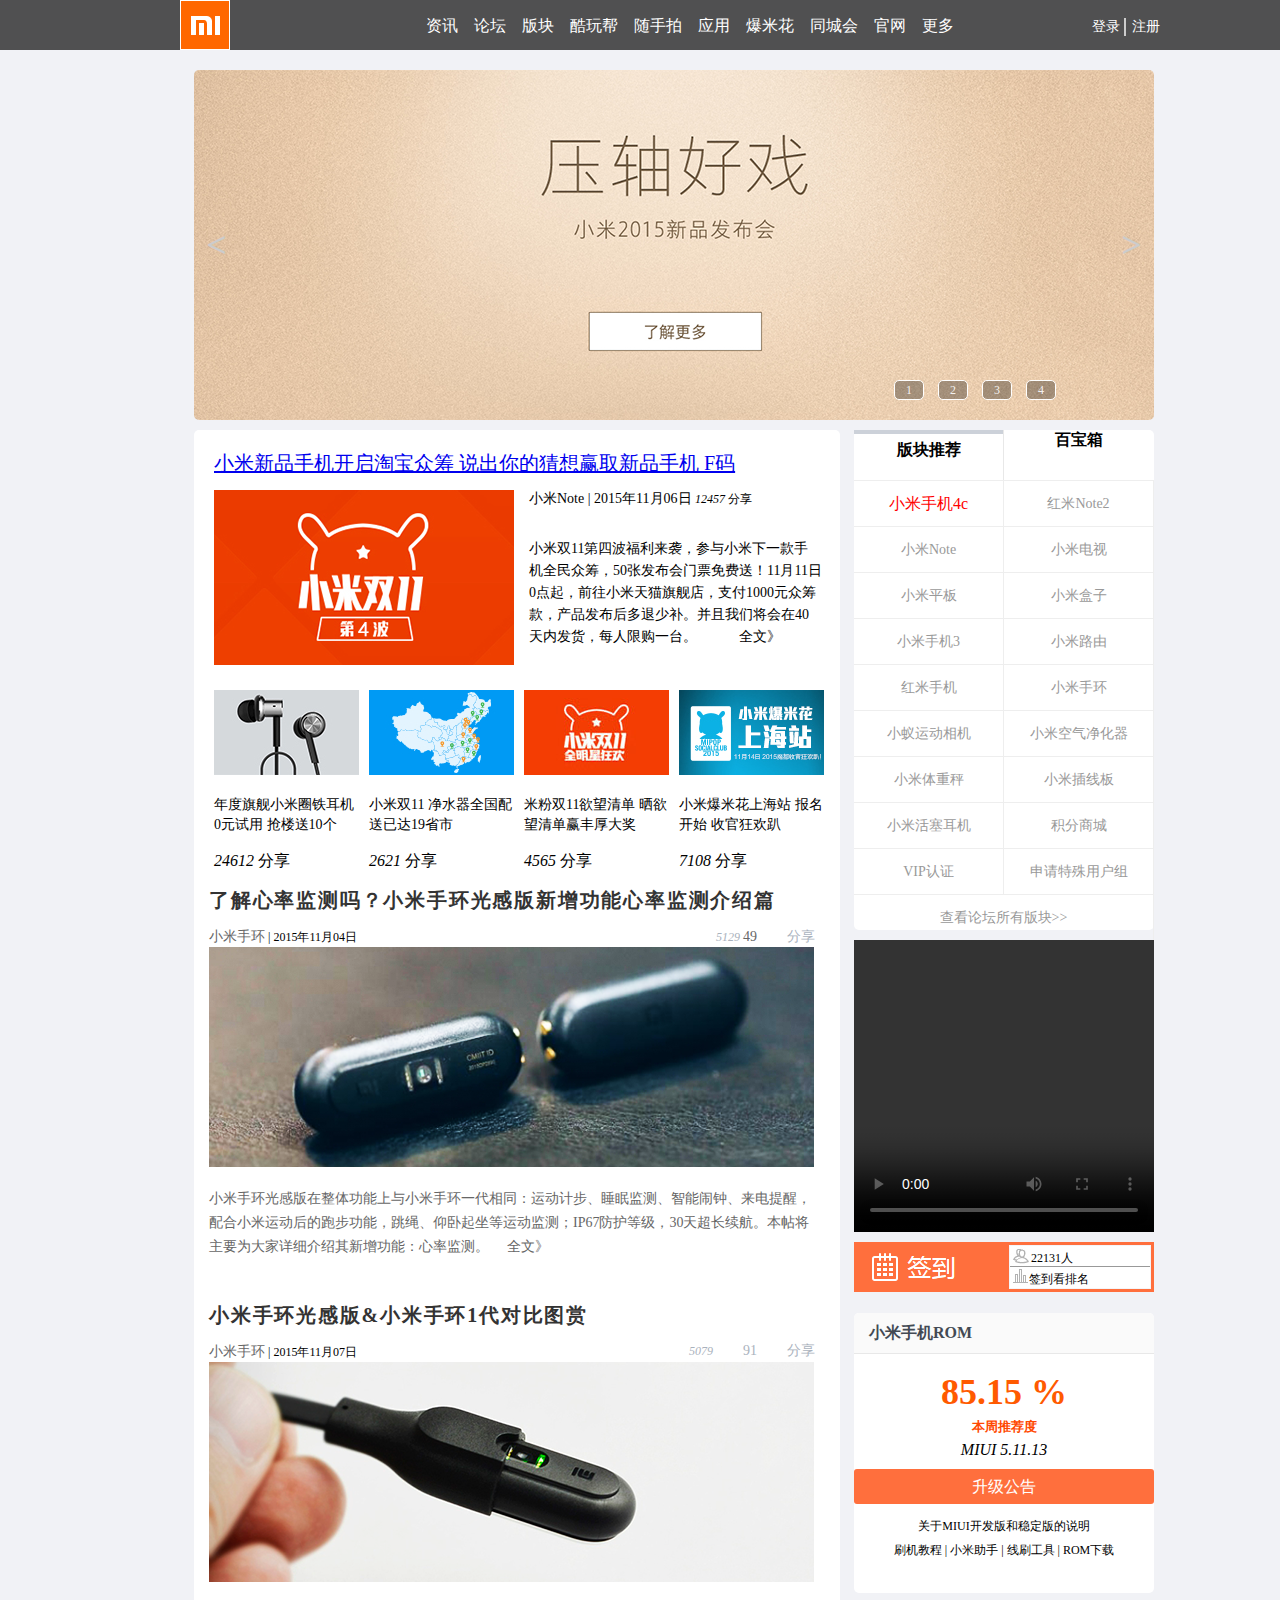
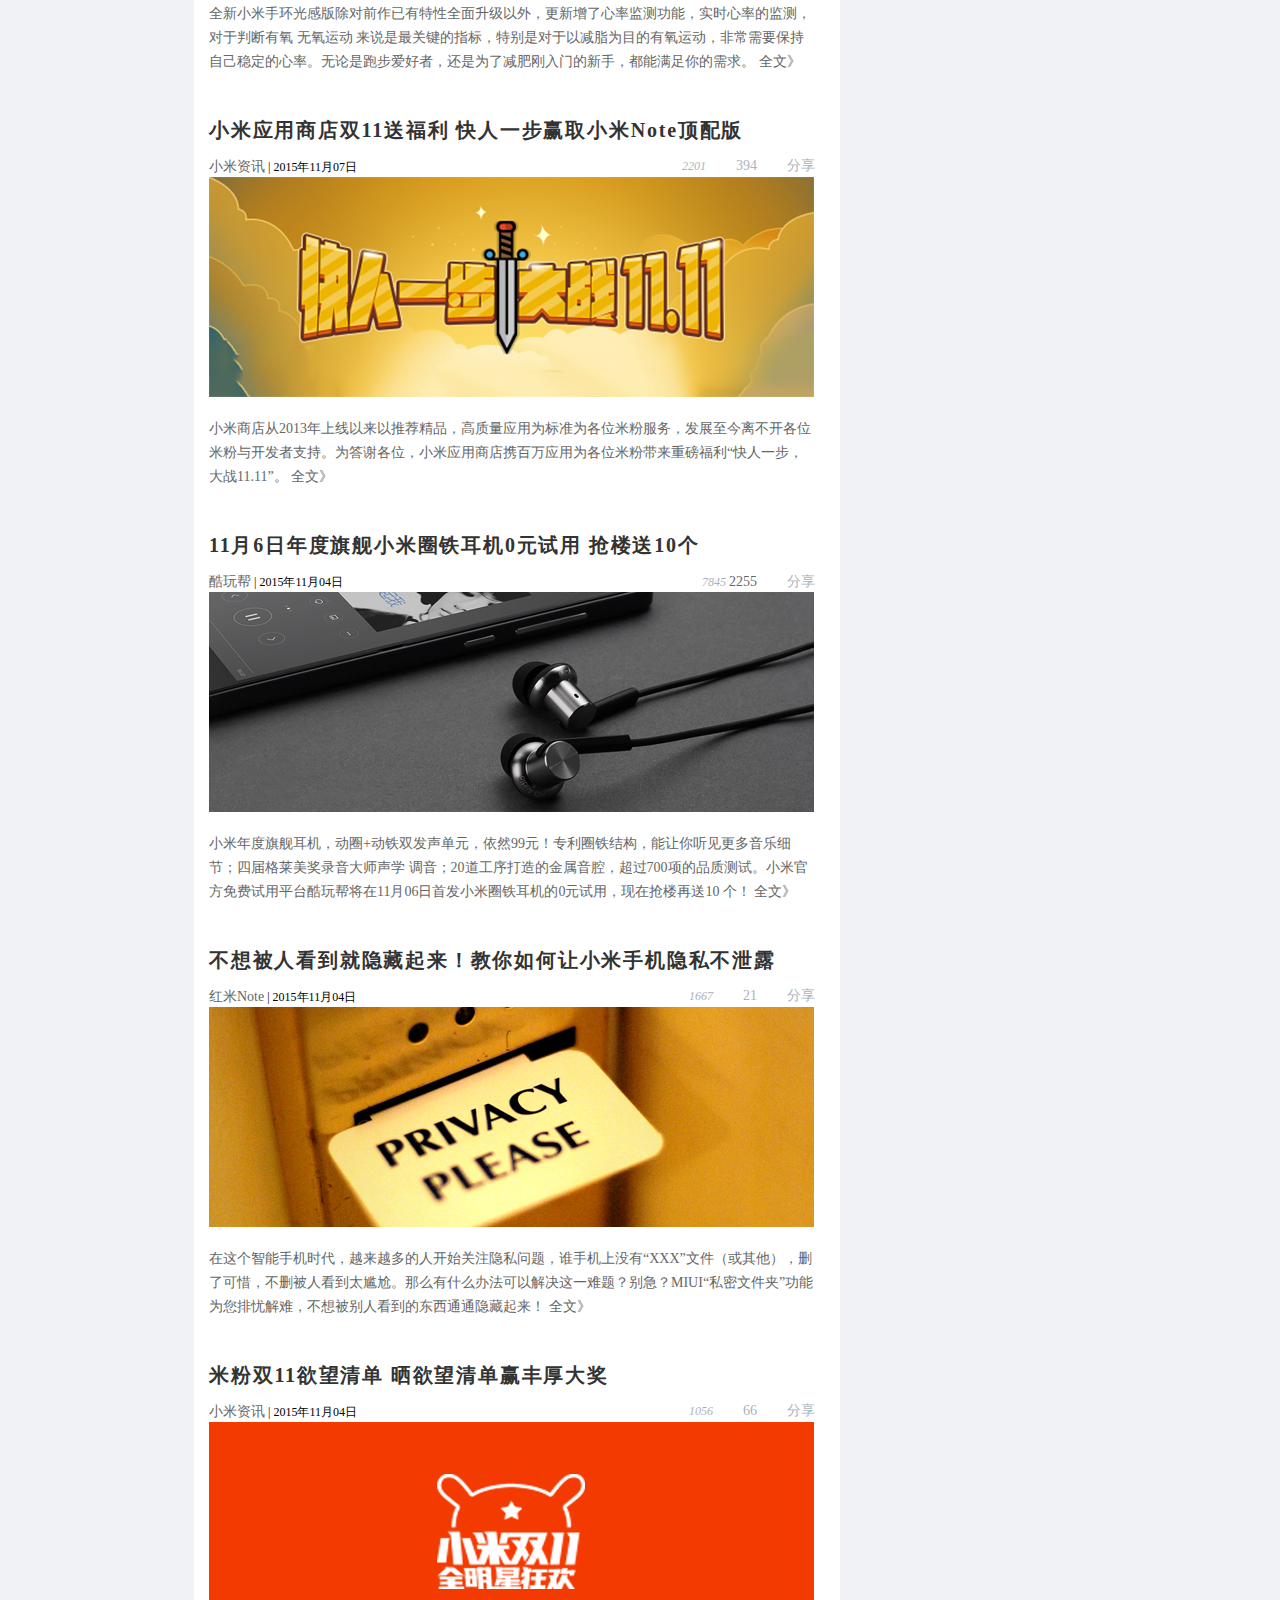
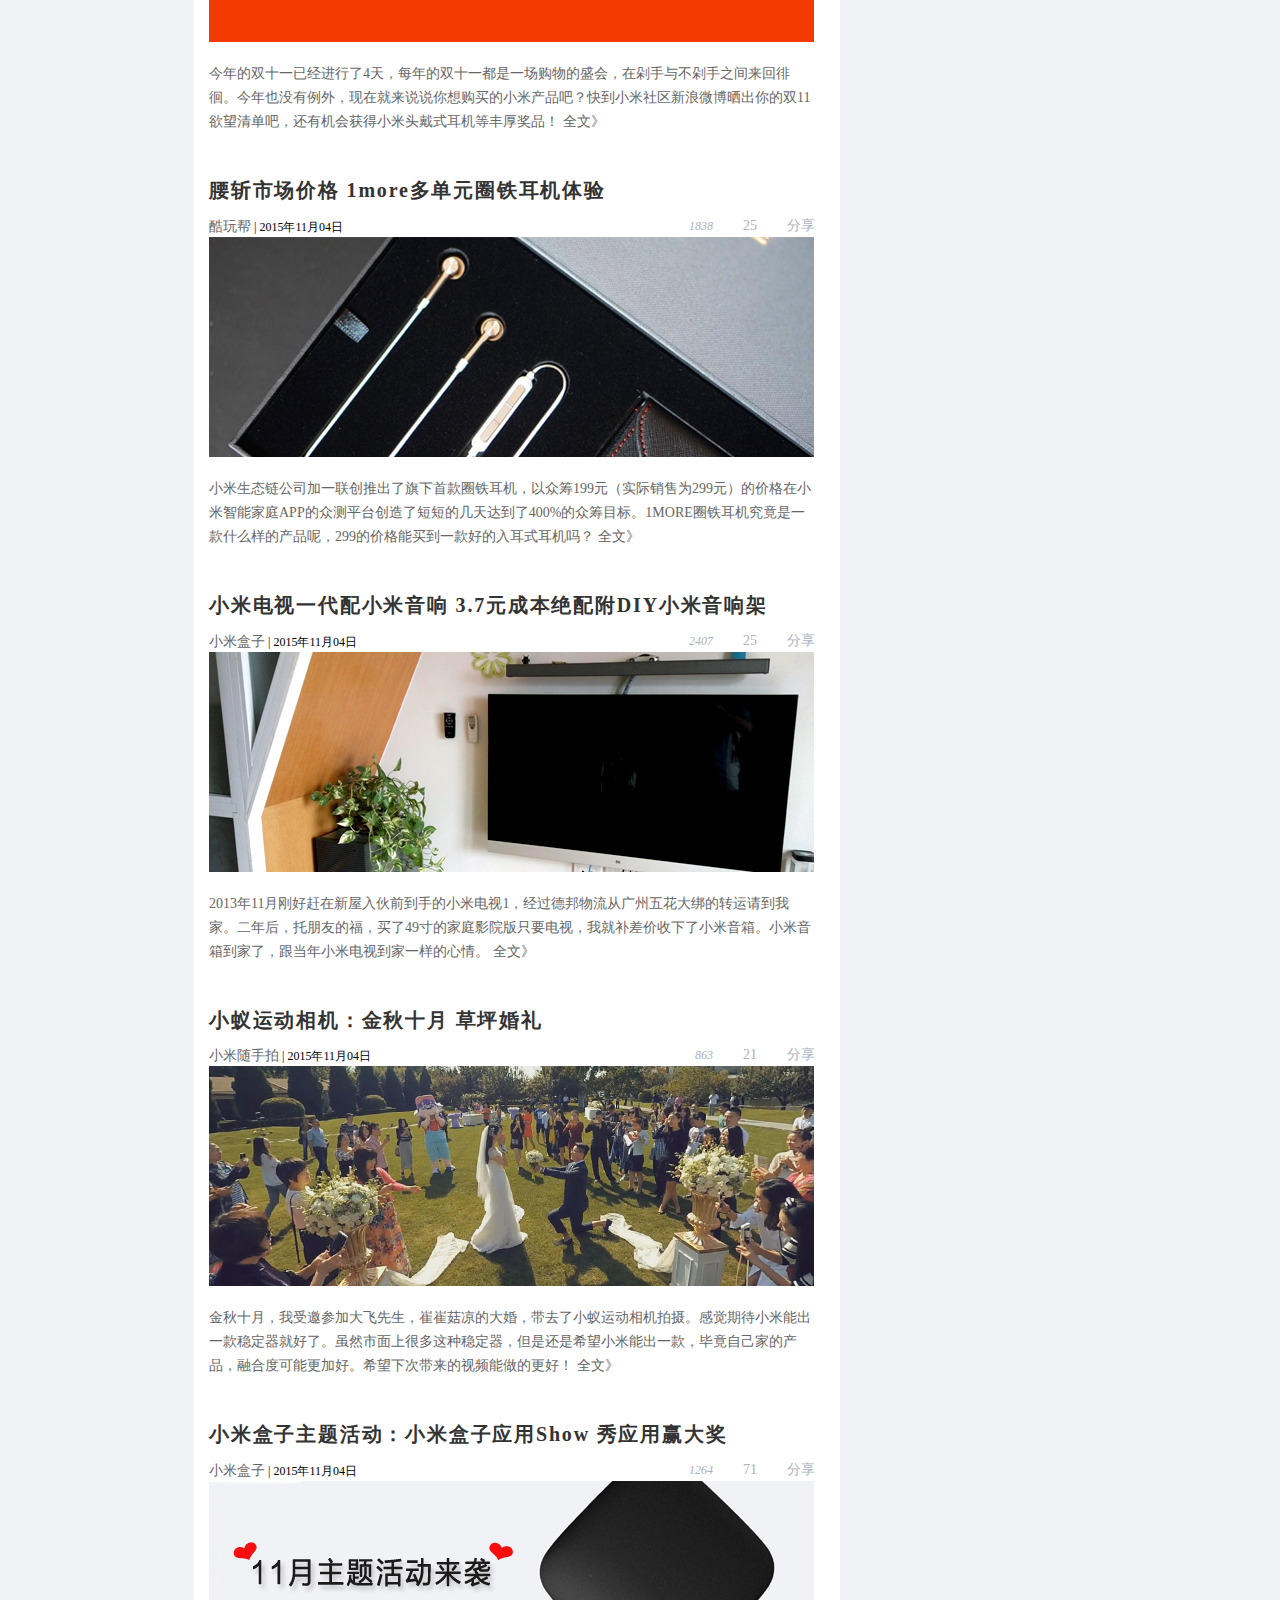
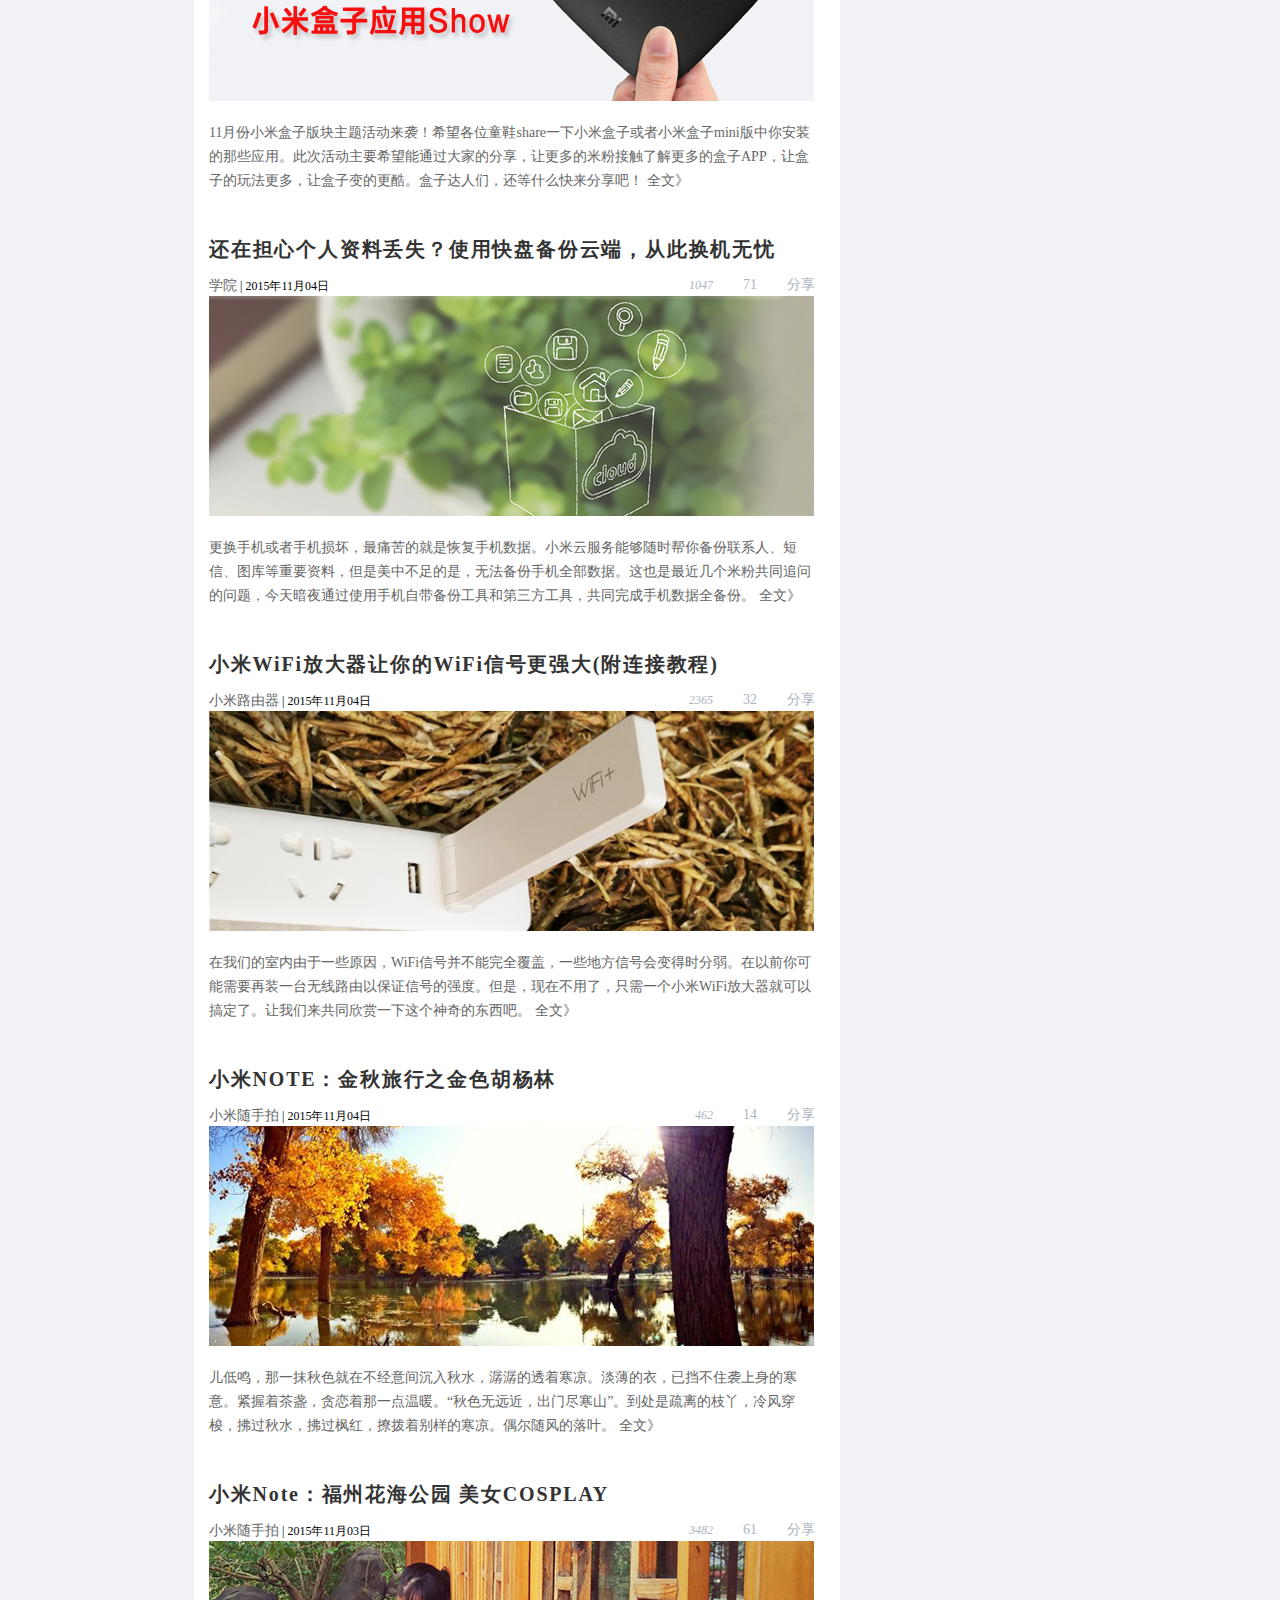
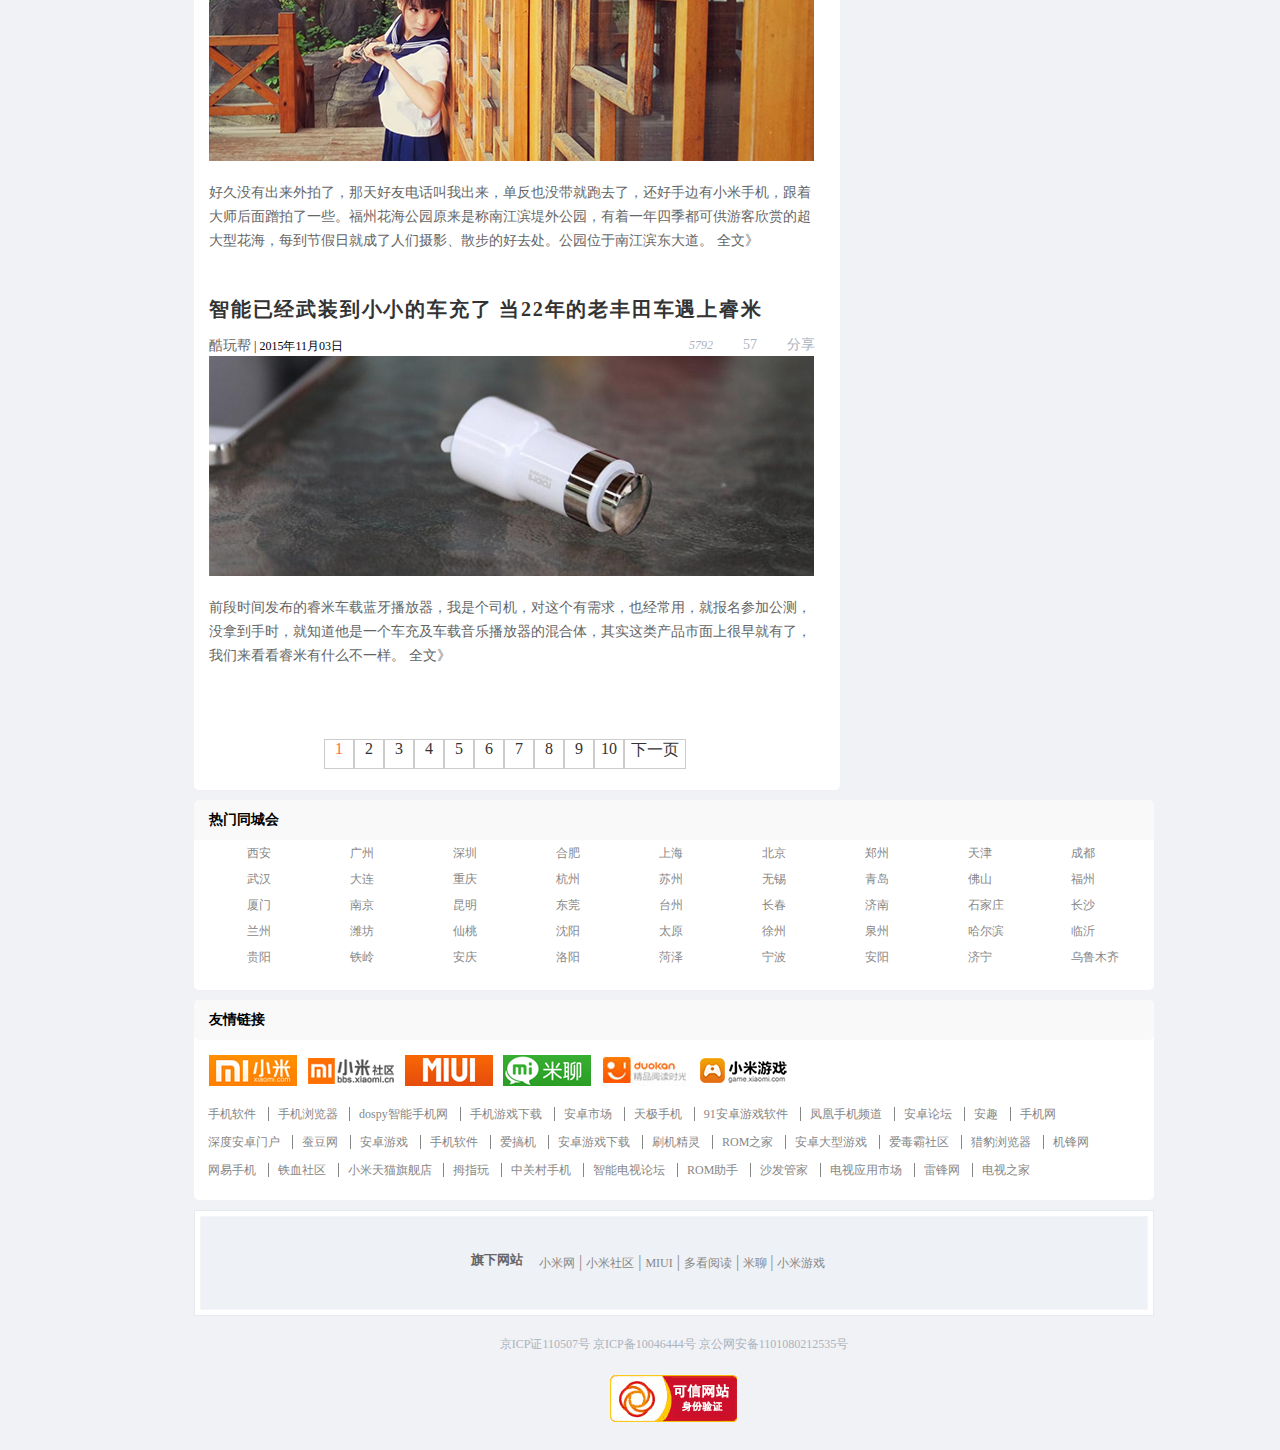
<file: Community.html>
﻿<!doctype html>
<html>
<head>
<meta charset="utf-8">
<title>小米社区</title>
<link rel="short icon" href="iconfont-photo/iconfont-iconmi01.svg"/>
<link href="css/sq.index.css" rel="stylesheet" type="text/css" />
<script type="text/javascript" src="js/jquery-1.11.3.js"></script>
<script type="text/javascript" src="js/Community.js"></script>
</head>

<body>
<div class="xmcomm_header_wrap">
	<div class="xmcomm_header">
    	<div class="logo">
        	<img src="images/logo.png">
    	</div>
        <div class="title">
            <ul>
                <li><a>资讯</a></li>
                <li><a>论坛</a></li>
                <li>
                    <span>版块</span>
                    <div class="header_menu_list">
                    
                    </div>
                </li>
                <li><a>酷玩帮</a></li>
                <li><a>随手拍</a></li>
                <li><a>应用</a></li>
                <li><a>爆米花</a></li>
                <li><a>同城会</a></li>
                <li><a>官网</a></li>
                <li>
                    <span>
                        更多                 
                        <i class="header_icon"></i>
                    </span>
                    <div class="header_more_list">
                    	
                    </div>
                </li>
            </ul>
        </div>
        <div class="login_user"> 
        	<ul>
                <li><a>登录&nbsp;</a></li>
                <li class="login_last"><a>注册</a></li>
            </ul>
		</div>
    </div>
</div>
<div class="main">
	<div class="slider_box">
        <ul class="xm_slider_photo">
            <li style="display:block"><img src="images/main_xm_slider_control1.png"></li>
            <li><img src="images/main_xm_slider_control2.png"></li>
            <li><img src="images/main_xm_slider_control3.png"></li>
            <li><img src="images/main_xm_slider_control4.png"></li>
        </ul>
        <div class="controls_direction">
            <a class="prev"> < </a>
            <a class="next"> > </a>
        </div>
        <div class="xm_slider_page">
            <ul>
                <li>1</li>
                <li>2</li>
                <li>3</li>
                <li>4</li>
            </ul>
         </div>
    </div>
    <div class="content">
    	<div class="left_box">
        	<div class="topLine">
				<div class="toptitle">
					<p><a href="xiangqing.html">小米新品手机开启淘宝众筹 说出你的猜想赢取新品手机 F码</a></p>
				</div>
                <div class="topphoto">
                	<img src="images/topphoto.png">
                </div>
				<div class="topcontent">
					<a>小米Note</a>
					| 2015年11月06日
                    <span>
                        <em class="views">12457</em>
                        <a class="share">分享</a>	
                    </span>
					<p class="topcontent_xia">小米双11第四波福利来袭，参与小米下一款手机全民众筹，50张发布会门票免费送！11月11日0点起，前往小米天猫旗舰店，支付1000元众筹款，产品发布后多退少补。并且我们将会在40天内发货，每人限购一台。
					&nbsp;&nbsp;&nbsp;&nbsp;&nbsp;&nbsp;&nbsp;&nbsp;&nbsp;&nbsp;
                    <a>全文》</a>
					</p>
				</div>
			</div>
            <div class="subTopLine">
            	<ul>
            	<li>
					<a>
					<img width="145" height="85" title="年度旗舰小米圈铁耳机0元试用 抢楼送10个" alt="年度旗舰小米圈铁耳机0元试用 抢楼送10个"src="images/main_subTopLine1.jpg">
					</a>
					<p><a>年度旗舰小米圈铁耳机0元试用 抢楼送10个</a></p>
					<span>
						<em class="views">24612</em>
						<a class="share" title="分享到新浪微博">分享</a>
					</span>
				</li>
                <li>
					<a>
						<img width="145" height="85" title="小米双11 净水器全国配送已达19省市" alt="小米双11 净水器全国配送已达19省市" src="images/main_subTopLine2.jpg">
					</a>
					<p><a>小米双11 净水器全国配送已达19省市</a></p>
					<span>
						<em class="views">2621</em>
						<a class="share" title="分享到新浪微博" >分享</a>
					</span>
				</li>
				<li>
					<a>
						<img width="145" height="85" title="米粉双11欲望清单 晒欲望清单赢丰厚大奖" alt="米粉双11欲望清单 晒欲望清单赢丰厚大奖" src="images/main_subTopLine3.jpg">
					</a>
					<p><a>米粉双11欲望清单 晒欲望清单赢丰厚大奖</a></p>
					<span>
						<em class="views">4565</em>
						<a class="share" title="分享到新浪微博" >分享</a>
					</span>
				</li>
				<li>
					<a>
						<img width="145" height="85" title="小米爆米花上海站 报名开始 收官狂欢趴" alt="小米爆米花上海站 报名开始 收官狂欢趴" src="images/main_subTopLine4.jpg">
					</a>
					<p><a>小米爆米花上海站 报名开始 收官狂欢趴</a></p>
					<span>
						<em class="views">7108</em>
						<a class="share" title="分享到新浪微博">分享</a>
					</span>
				</li>
            	</ul>
            </div>
            <div class="news">
            	<div class="news1">
                	<ul>
                    	<li>
                        	<h2><a>了解心率监测吗？小米手环光感版新增功能心率监测介绍篇 </a></h2>
                            <span>
                                <em class="views">5129</em>
                                <a>49</a>
                                <a class="share" title="分享到新浪微博" >分享</a>
                            </span>
                            <a>小米手环</a>
                            | 2015年11月04日
							<a><img width="605" height="220" title="了解心率监测吗？小米手环光感版新增功能心率监测介绍篇 " alt="了解心率监测吗？小米手环光感版新增功能心率监测介绍篇 " src="images/main_news1.png">
							</a>
							<p>
小米手环光感版在整体功能上与小米手环一代相同：运动计步、睡眠监测、智能闹钟、来电提醒，配合小米运动后的跑步功能，跳绳、仰卧起坐等运动监测；IP67防护等级，30天超长续航。本帖将主要为大家详细介绍其新增功能：心率监测。　
							<a>全文》</a>
							</p>
						</li>
                    </ul>
                </div>
                <div class="news2">
                	<ul>
                    	<li>
                 			<h2><a> 小米手环光感版&小米手环1代对比图赏 </a></h2>                           
							<span>
								<em class="views">5079</em>
								<a class="replies">91</a>
								<a class="share" title="分享到新浪微博">分享</a>
                            </span>
                            <a>小米手环</a>
							| 2015年11月07日
							<a><img width="605" height="220" title=" 小米手环光感版&小米手环1代对比图赏 " alt=" 小米手环光感版&小米手环1代对比图赏 " src="images/main_news2.png">
							</a>
							<p>
全新小米手环光感版除对前作已有特性全面升级以外，更新增了心率监测功能，实时心率的监测，对于判断有氧 无氧运动 来说是最关键的指标，特别是对于以减脂为目的有氧运动，非常需要保持自己稳定的心率。无论是跑步爱好者，还是为了减肥刚入门的新手，都能满足你的需求。
							<a>全文》</a>
							</p>
						</li>
                    </ul>
                </div>
                <div class="news3">
                	<ul>
                    	<li>
							<h2><a> 小米应用商店双11送福利 快人一步赢取小米Note顶配版</a></h2>
							<span>
								<em class="views">2201</em>
								<a class="replies">394</a>
								<a class="share" title="分享到新浪微博">分享</a>
							</span>
                            <a>小米资讯</a>
								| 2015年11月07日
							<a><img width="605" height="220" title=" 小米应用商店双11送福利 快人一步赢取小米Note顶配版" alt=" 小米应用商店双11送福利 快人一步赢取小米Note顶配版" src="images/main_news3.png">
							</a>
							<p>小米商店从2013年上线以来以推荐精品，高质量应用为标准为各位米粉服务，发展至今离不开各位米粉与开发者支持。为答谢各位，小米应用商店携百万应用为各位米粉带来重磅福利“快人一步，大战11.11”。
								<a>全文》</a>
							</p>
						</li>
                    </ul>
                </div>
                <div class="news4">
                	<ul>
                        <il>
                            <h2><a>11月6日年度旗舰小米圈铁耳机0元试用 抢楼送10个</a></h2>
                            <span>
                                <em class="views">7845</em>
                                <a>2255</a>
                                <a class="share" title="分享到新浪微博" >分享</a>
                            </span>
                            <a>酷玩帮</a>
                            | 2015年11月04日
                            <a>
                            <img width="605" height="220" title="11月6日年度旗舰小米圈铁耳机0元试用 抢楼送10个" alt="11月6日年度旗舰小米圈铁耳机0元试用 抢楼送10个" src="images/main_news4.jpg"></a>
                            <p>小米年度旗舰耳机，动圈+动铁双发声单元，依然99元！专利圈铁结构，能让你听见更多音乐细节；四届格莱美奖录音大师声学 调音；20道工序打造的金属音腔，超过700项的品质测试。小米官方免费试用平台酷玩帮将在11月06日首发小米圈铁耳机的0元试用，现在抢楼再送10 个！
    						<a>全文》</a></p>
                    	</li>
                    </ul>
                </div>
                <div class="news5">
                	<ul>
                    	<li>
							<h2><a>不想被人看到就隐藏起来！教你如何让小米手机隐私不泄露</a></h2>
							<span>
                                <em class="views">1667</em>
                                <a class="replies">21</a>
                                <a class="share" title="分享到新浪微博">分享</a>
							</span>
							<a>红米Note</a>
							| 2015年11月04日
							<a>
								<img width="605" height="220" title="不想被人看到就隐藏起来！教你如何让小米手机隐私不泄露" alt="不想被人看到就隐藏起来！教你如何让小米手机隐私不泄露" src="images/main_news5.jpg">
							</a>
							<p>在这个智能手机时代，越来越多的人开始关注隐私问题，谁手机上没有“XXX”文件（或其他），删了可惜，不删被人看到太尴尬。那么有什么办法可以解决这一难题？别急？MIUI“私密文件夹”功能为您排忧解难，不想被别人看到的东西通通隐藏起来！
							<a>全文》</a>
							</p>
						</li>
                    </ul>
                </div>
                <div class="news6">
                	<ul>
                    	<li>
							<h2><a>米粉双11欲望清单 晒欲望清单赢丰厚大奖 </a></h2>
                            <span>
                                <em class="views">1056</em>
                                <a class="replies">66</a>
								<a class="share" title="分享到新浪微博">分享</a>
							</span>
							<a>小米资讯</a>
							| 2015年11月04日
							<a target="_blank" href="">
							<img width="605" height="220" title="米粉双11欲望清单 晒欲望清单赢丰厚大奖 " alt="米粉双11欲望清单 晒欲望清单赢丰厚大奖 " src="images/main_news6.jpg"></a>
							<p>今年的双十一已经进行了4天，每年的双十一都是一场购物的盛会，在剁手与不剁手之间来回徘徊。今年也没有例外，现在就来说说你想购买的小米产品吧？快到小米社区新浪微博晒出你的双11欲望清单吧，还有机会获得小米头戴式耳机等丰厚奖品！
							<a>全文》</a></p>
						</li>
                    </ul>
                </div>
                <div class="news7">
                	<ul>
                    	<li>
                            <h2><a>腰斩市场价格 1more多单元圈铁耳机体验 </a></h2>
                            <span>
                                <em class="views">1838</em>
                                <a class="replies">25</a>
                                <a class="share" title="分享到新浪微博">分享</a>
                            </span>
                            <a>酷玩帮</a>
                            | 2015年11月04日
                            <a>
							<img width="605" height="220" title="腰斩市场价格 1more多单元圈铁耳机体验 " alt="腰斩市场价格 1more多单元圈铁耳机体验 " src="images/main_news7.jpg">
                            </a>
                            <p>小米生态链公司加一联创推出了旗下首款圈铁耳机，以众筹199元（实际销售为299元）的价格在小米智能家庭APP的众测平台创造了短短的几天达到了400%的众筹目标。1MORE圈铁耳机究竟是一款什么样的产品呢，299的价格能买到一款好的入耳式耳机吗？
                            <a>全文》</a>
                            </p>
                        </li>
                    </ul>
                </div>
                <div class="news8">
                	<ul>
                    	<li>
							<h2><a>小米电视一代配小米音响 3.7元成本绝配附DIY小米音响架</a></h2>
							<span>
								<em class="views">2407</em>
								<a class="replies">25</a>
								<a class="share" title="分享到新浪微博">分享</a>
							</span>
							<a>小米盒子</a>
							| 2015年11月04日
							<a>
							<img width="605" height="220" title="小米电视一代配小米音响 3.7元成本绝配附DIY小米音响架" alt="小米电视一代配小米音响 3.7元成本绝配附DIY小米音响架" src="images/main_news8.jpg">
							</a>
							<p>2013年11月刚好赶在新屋入伙前到手的小米电视1，经过德邦物流从广州五花大绑的转运请到我家。二年后，托朋友的福，买了49寸的家庭影院版只要电视，我就补差价收下了小米音箱。小米音箱到家了，跟当年小米电视到家一样的心情。
							<a>全文》</a></p>
						</li>
                    </ul>
                </div>
                <div class="news9">
                	<ul>
                    	<li>
							<h2><a>小蚁运动相机：金秋十月 草坪婚礼</a></h2>
							<span>
								<em class="views">863</em>
								<a class="replies">21</a>
								<a class="share" title="分享到新浪微博">分享</a>
							</span>
							<a>小米随手拍</a>
							| 2015年11月04日
							<a>
							<img width="605" height="220" title="小蚁运动相机：金秋十月 草坪婚礼" alt="小蚁运动相机：金秋十月 草坪婚礼" src="images/main_news9.jpg">
							</a>
							<p>金秋十月，我受邀参加大飞先生，崔崔菇凉的大婚，带去了小蚁运动相机拍摄。感觉期待小米能出一款稳定器就好了。虽然市面上很多这种稳定器，但是还是希望小米能出一款，毕竟自己家的产品，融合度可能更加好。希望下次带来的视频能做的更好！
							<a>全文》</a>
							</p>
						</li>
                    </ul>
                </div>
                <div class="news10">
                	<ul>
                    	<li>
                            <h2><a>小米盒子主题活动：小米盒子应用Show 秀应用赢大奖</a></h2>
                            <span>
                                <em class="views">1264</em>
                                <a class="replies">71</a>
                                <a class="share" title="分享到新浪微博" >分享</a>
                            </span>
                            <a>小米盒子</a>
                            | 2015年11月04日
                            <a>
                            <img width="605" height="220" title="小米盒子主题活动：小米盒子应用Show 秀应用赢大奖" alt="小米盒子主题活动：小米盒子应用Show 秀应用赢大奖" src="images/main_news10.jpg">
                            </a>
                            <p>11月份小米盒子版块主题活动来袭！希望各位童鞋share一下小米盒子或者小米盒子mini版中你安装的那些应用。此次活动主要希望能通过大家的分享，让更多的米粉接触了解更多的盒子APP，让盒子的玩法更多，让盒子变的更酷。盒子达人们，还等什么快来分享吧！
                            <a>全文》</a>
                            </p>
                         </li>
                    </ul>
                </div>
                <div class="news11">
                	<ul>
                    	<li>
                            <h2><a>还在担心个人资料丢失？使用快盘备份云端，从此换机无忧</a></h2>
                            <span>
                                <em class="views">1047</em>
                                <a class="replies">71</a>
                                <a class="share" title="分享到新浪微博">分享</a>
                            </span>
                            <a>学院</a>
                            | 2015年11月04日
                            <a>
                            <img width="605" height="220" title="还在担心个人资料丢失？使用快盘备份云端，从此换机无忧" alt="还在担心个人资料丢失？使用快盘备份云端，从此换机无忧" src="images/main_news11.jpg">
                            </a>
                            <p>更换手机或者手机损坏，最痛苦的就是恢复手机数据。小米云服务能够随时帮你备份联系人、短信、图库等重要资料，但是美中不足的是，无法备份手机全部数据。这也是最近几个米粉共同追问的问题，今天暗夜通过使用手机自带备份工具和第三方工具，共同完成手机数据全备份。
                            <a>全文》</a>
                            </p>
                         </li>
                    </ul>
                </div>
                <div class="news12">
                	<ul>
                    	<li>
                            <h2><a>小米WiFi放大器让你的WiFi信号更强大(附连接教程)</a></h2>
                            <span>
                                <em class="views">2365</em>
                                <a class="replies">32</a>
                                <a class="share"title="分享到新浪微博">分享</a>
                            </span>
                            <a>小米路由器</a>
                            | 2015年11月04日
                            <a>
                            <img width="605" height="220" title="小米WiFi放大器让你的WiFi信号更强大(附连接教程)" alt="小米WiFi放大器让你的WiFi信号更强大(附连接教程)" src="images/main_news12.jpg">
                            </a>
                            <p>在我们的室内由于一些原因，WiFi信号并不能完全覆盖，一些地方信号会变得时分弱。在以前你可能需要再装一台无线路由以保证信号的强度。但是，现在不用了，只需一个小米WiFi放大器就可以搞定了。让我们来共同欣赏一下这个神奇的东西吧。
                            <a>全文》</a>
                            </p>
                         </li>
                    </ul>
                </div>
                <div class="news13">
                	<ul>
                    	<li>
                            <h2><a>小米NOTE：金秋旅行之金色胡杨林</a></h2>
                            <span>
                                <em class="views">462</em>
                                <a class="replies">14</a>
                                <a class="share" title="分享到新浪微博" >分享</a>
                            </span>
                            <a>小米随手拍</a>
                            | 2015年11月04日
                            <a>
                            <img width="605" height="220" title="小米NOTE：金秋旅行之金色胡杨林" alt="小米NOTE：金秋旅行之金色胡杨林" src="images/main_news13.jpg">
                            </a>
                            <p>
                            儿低鸣，那一抹秋色就在不经意间沉入秋水，潺潺的透着寒凉。淡薄的衣，已挡不住袭上身的寒意。紧握着茶盏，贪恋着那一点温暖。“秋色无远近，出门尽寒山”。到处是疏离的枝丫，冷风穿梭，拂过秋水，拂过枫红，撩拨着别样的寒凉。偶尔随风的落叶。
                            <a>全文》</a>
                            </p>
                         </li>
                    </ul>
                </div>
                <div class="news14">
                	<ul>
                    	<li>
                            <h2><a>小米Note：福州花海公园 美女COSPLAY</a></h2>
                            <span>
                                <em class="views">3482</em>
                                <a class="replies">61</a>
                                <a class="share" title="分享到新浪微博">分享</a>
                            </span>
                            <a>小米随手拍</a>
                            | 2015年11月03日
                            <a>
                            <img width="605" height="220" title="小米Note：福州花海公园 美女COSPLAY" alt="小米Note：福州花海公园 美女COSPLAY" src="images/main_news14.jpg">
                            </a>
                            <p>
                            好久没有出来外拍了，那天好友电话叫我出来，单反也没带就跑去了，还好手边有小米手机，跟着大师后面蹭拍了一些。福州花海公园原来是称南江滨堤外公园，有着一年四季都可供游客欣赏的超大型花海，每到节假日就成了人们摄影、散步的好去处。公园位于南江滨东大道。
                            <a>全文》</a>
                            </p>
                         </li>
                    </ul>
                </div>
                <div class="news15">
                	<ul>
                    	<li>
                            <h2><a>智能已经武装到小小的车充了 当22年的老丰田车遇上睿米</a></h2>
                            <span>
                                <em class="views">5792</em>
                                <a class="replies">57</a>
                                <a class="share" title="分享到新浪微博">分享</a>
                            </span>
                            <a>酷玩帮</a>
                            | 2015年11月03日
                            <a>
                            <img width="605" height="220" title="智能已经武装到小小的车充了 当22年的老丰田车遇上睿米" alt="智能已经武装到小小的车充了 当22年的老丰田车遇上睿米" src="images/main_news15.jpg">
                            </a>
                            <p>前段时间发布的睿米车载蓝牙播放器，我是个司机，对这个有需求，也经常用，就报名参加公测，没拿到手时，就知道他是一个车充及车载音乐播放器的混合体，其实这类产品市面上很早就有了，我们来看看睿米有什么不一样。
                            <a>全文》</a>
                            </p>
                         </li>
                    </ul>
                </div>   
            </div>
            <div class="pages">
                <ul>
                    <li><a><span style="color:#FF6F3D">1</span></a></li>
                    <li><a>2</a></li>
                    <li><a>3</a></li>
                    <li><a>4</a></li>
                    <li><a>5</a></li>
                    <li><a>6</a></li>
                    <li><a>7</a></li>
                    <li><a>8</a></li>
                    <li><a>9</a></li>
                    <li><a>10</a></li>
                    <li class="pages_last"><a>下一页</a></li>
                </ul>
             </div>
        </div>
        <div class="right_box">
        	<div class="hot_box">
            	<div class="tab_SwapTab">
                    <ul>
                        <strong class="tab">
                        <span class="fb">版块推荐</span>
                        <span class="">百宝箱</span>
                        </strong>
                    </ul>
                </div>
                <div class="tab_content">
                    	<ul style="display: block;">
							<li><a"><span style="color:#ff0000;">小米手机4c</span></a></li>
							<li><a>红米Note2</a> </li>
                            <li><a>小米Note</a></li>
                            <li><a>小米电视</a></li>
                            <li><a>小米平板</a></li>
                            <li><a>小米盒子</a></li>
                            <li><a>小米手机3</a></li>
                            <li><a>小米路由</a></li>
                            <li><a>红米手机</a></li>
                            <li><a>小米手环</a></li>
                            <li><a>小蚁运动相机</a></li>
                            <li><a>小米空气净化器</a></li>
                            <li><a>小米体重秤</a> </li>
                            <li><a>小米插线板</a></li>
                            <li><a>小米活塞耳机</a></li>
                            <li><a>积分商城</a></li>
                            <li><a>VIP认证</a> </li>
                            <li><a>申请特殊用户组</a></li>
                            <li class="more"><a>查看论坛所有版块>></a> </li>
                        </ul>
                    	<ul style="display: none;">
                            <li><a>我的消息</a></li>
                            <li><a>ROM下载</a></li>
                            <li><a>应用中心</a></li>
                            <li><a>小米百科</a></li>
                            <li><a>专题汇总</a></li>
                            <li><a>小米酷玩帮</a></li>
                            <li><a>小米爆米花</a></li>
                            <li><a>办事大厅</a></li>
                            <li><a>热门软件</a></li>
                            <li><a>热门游戏</a></li>
                            <li><a>网站导航</a></li>
                            <li><a>小米大事记</a></li>
                            <li><a>小米网</a></li>
                            <li><a>天猫旗舰店</a></li>
                            <li class="more"><a>小米社区首页>></a></li>
                        </ul>
                </div>
            </div>
            <div class="shiping">
            	<video height="292px" width="300ox" controls>
				</video>
            </div>
            <div class="bbs">            
                <div class="bbs_font">
                	<a><img src="images/right_bbs.png"></a>
                </div>
                <div class="bbs_fblock">
                	<div class="bbs_inner">
                        <div class="bbs_all">
                        	<img src="images/right_bbs_inner_people.png">
                            <li>22131人</li>
                        </div>
                        <div class="bbs_line">
                        	<img src="images/right_bbs_inner_shuliang.png">
                            <li>签到看排名</li>
                        </div>
                    </div>
               	</div>
            </div>
            <div class="rom_box">
                <h4>
                	<strong>小米手机ROM</strong>
                </h4>
                <div class="download">
                    <strong>
                        85.15
                        <span>%</span>
                    </strong>
                    <h2>本周推荐度</h2>
                    <em>MIUI 5.11.13</em>
                    <a>升级公告</a>
                </div>
                <div class="info">
                    <a>关于MIUI开发版和稳定版的说明</a>
                    <br>
                    <a>刷机教程</a>
                    |
                    <a>小米助手</a>
                    |
                    <a>线刷工具</a>
                    |
                    <a>ROM下载</a>
                </div>
            </div>
            
            
            
            
            
            
        </div>
    </div>
    
    <div class="location_box">
    	<div class="location1">
            <p><strong>热门同城会</strong></p>
        </div>
        <div class="location2">
            <a>西安</a>
            <a>广州</a>
            <a>深圳</a>
            <a>合肥</a>
            <a>上海</a>
            <a>北京</a>
            <a>郑州</a>
            <a>天津</a>
            <a>成都</a>
            <a>武汉</a>
            <a>大连</a>
            <a>重庆</a>
            <a>杭州</a>
            <a>苏州</a>
            <a>无锡</a>
            <a>青岛</a>
            <a>佛山</a>
            <a>福州</a>
            <a>厦门</a>
            <a>南京</a>
            <a>昆明</a>
            <a>东莞</a>
            <a>台州</a>
            <a>长春</a>
            <a>济南</a>
            <a>石家庄</a>
            <a>长沙</a>
            <a>兰州</a>
            <a>潍坊</a>
            <a>仙桃</a>
            <a>沈阳</a>
            <a>太原</a>
            <a>徐州</a>
            <a>泉州</a>
            <a>哈尔滨</a>
            <a>临沂</a>
            <a>贵阳</a>
            <a>铁岭</a>
            <a>安庆</a>
            <a>洛阳</a>
            <a>菏泽</a>
            <a>宁波</a>
            <a>安阳</a>
            <a>济宁</a>
            <a>乌鲁木齐</a>
         </div>
    </div>    
    <div class="links_box">
        <div class="links1">
        	<p><strong>友情链接</strong></p>
        </div>
        <div class="topLink">
            <a><img src="images/topLink1.png"></a>
            <a><img src="images/topLink2.png"></a>
            <a><img src="images/topLink3.png"></a>
            <a><img src="images/topLink4.png"></a>
            <a><img src="images/topLink5.jpg"></a>
            <a><img src="images/topLink6.png"></a>
        </div>
        <div class="link">
            <a>手机软件</a>
            <a>手机浏览器 </a>
            <a>dospy智能手机网</a>
            <a>手机游戏下载</a>
            <a>安卓市场</a>
            <a>天极手机</a>
            <a>91安卓游戏软件</a>
            <a>凤凰手机频道</a>
            <a>安卓论坛</a>
            <a>安趣</a>
            <a>手机网</a>
            <a>深度安卓门户</a>
            <a>蚕豆网</a>
            <a>安卓游戏</a>
            <a>手机软件</a>
            <a>爱搞机</a>
            <a>安卓游戏下载</a>
            <a>刷机精灵</a>
            <a>ROM之家</a>
            <a>安卓大型游戏</a>
            <a>爱毒霸社区</a>
            <a>猎豹浏览器</a>
            <a>机锋网</a>
            <a>网易手机</a>
            <a>铁血社区</a>
            <a>小米天猫旗舰店 </a>
            <a>拇指玩</a>
            <a>中关村手机</a>
            <a>智能电视论坛</a>
            <a>ROM助手</a>
            <a>沙发管家</a>
            <a>电视应用市场</a>
            <a>雷锋网</a>
            <a>电视之家</a>
       </div>
   </div>  
</div>
<div class="footer">
	<div class="footerInner">
        <div class="footerInnerInner">
        	<h5>旗下网站</h5>
        	<div class="footer_links">               
                <a>小米网</a>
        		|
        		<a>小米社区</a>
                |
                <a>MIUI</a>
                |
                <a>多看阅读</a>
                |
                <a>米聊 </a>
                |
                <a>小米游戏</a>
       	    </div>
      </div>
   </div>
   <div class="icp">京ICP证110507号 京ICP备10046444号 京公网安备1101080212535号</div>
   <div class="icp" align="center">
   		<span>
			<a>
				<img src="images/footer.png"">
            </a>
        </span>
   </div>
</div>
</body>
</html>
</file>
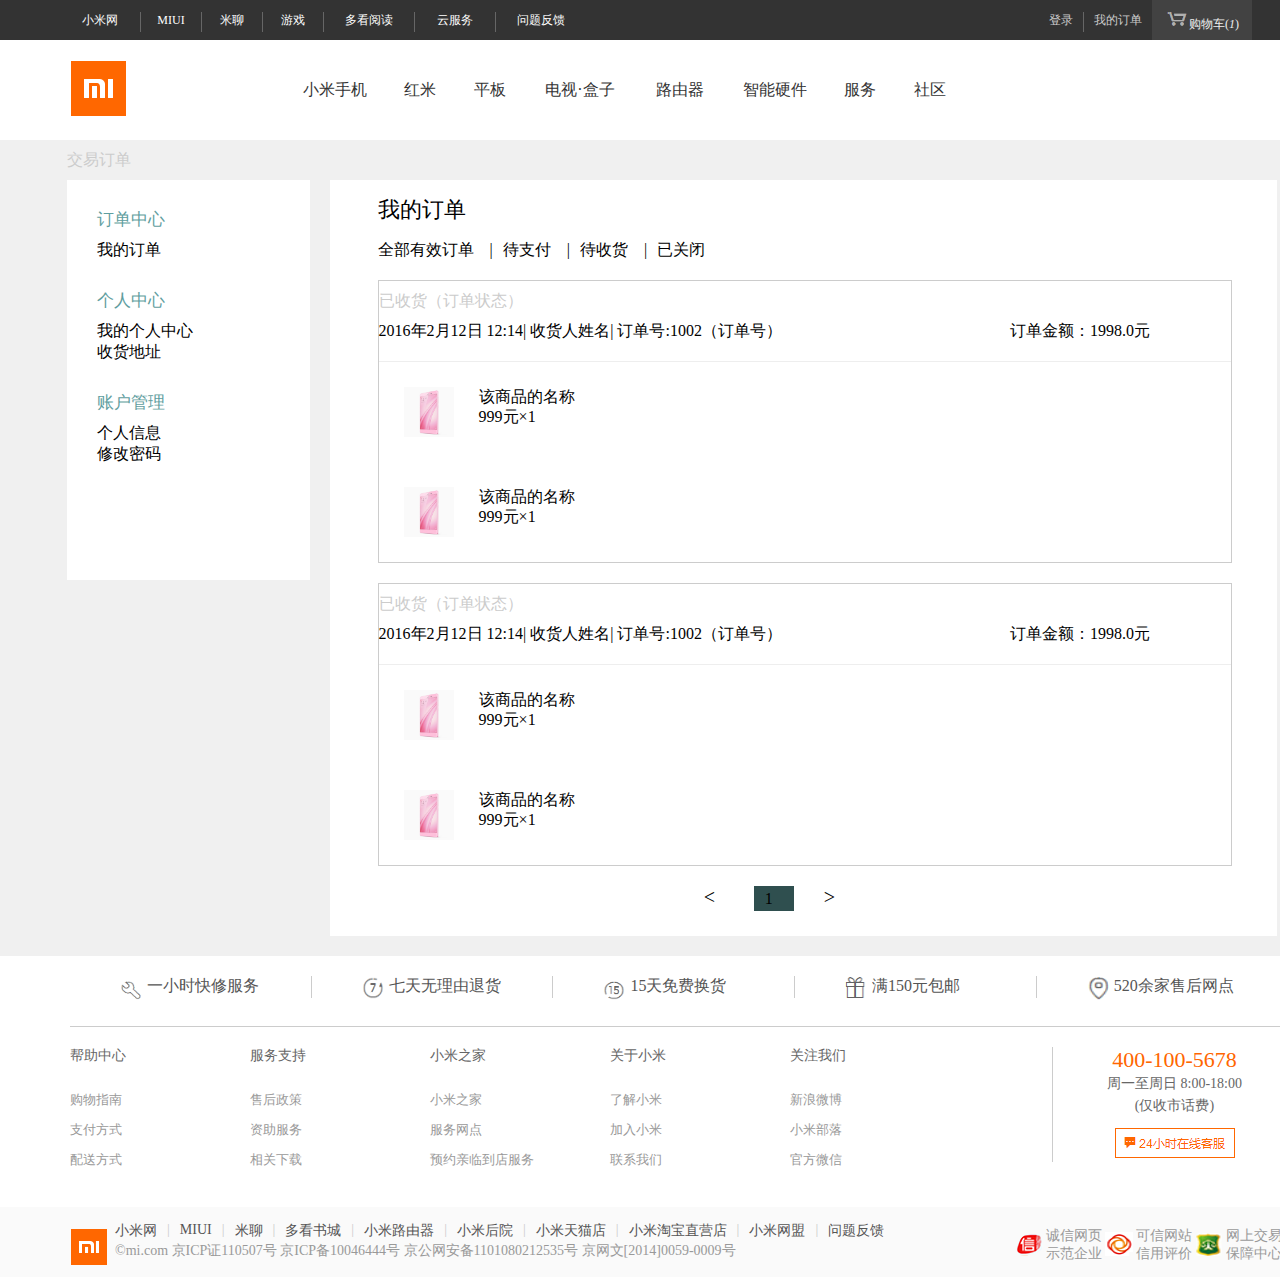
<file: myOrder.html>
﻿<!DOCTYPE html>
<html>
    <head>
        <meta http-equiv="Content-Type" content="text/html; charset=UTF-8">
        <title>我的订单</title>
	<link rel="shortcut icon" href="images/myorder.png"/>
        <link type="text/css" href="css/myOrder.css" rel="stylesheet"/>
        <script src="js/jquery-1.11.3.js" type="text/javascript"></script>
		<script src="js/myOrder.js" type="text/javascript"></script>
		
		
		<style type="text/css">
		 	a{
		 		text-decoration: none;
		 	}
		 	#end{
		 		color: #eee;
		 	}
		</style>
    </head>
    <body>
    	<div id="bb">
    		<div id="header">
	    		<div class="mainpage"><a>小米网</a></div><div class="line"></div>
		        <div class="miui"><a>MIUI</a></div><div class="line"></div>
		        <div class="ml"><a>米聊</a></div><div class="line"></div>
		        <div class="game"><a>游戏</a></div><div class="line"></div>
		        <div class="read"><a>多看阅读</a></div><div class="line"></div>
		        <div class="yfw"><a>云服务</a></div><div class="line"></div>
		        <div class="question"><a>问题反馈</a></div>
		        <div class="dl">
		   			<a id="top_login" href="front/login.html" style="text-decoration: none; color:#ccc;line-height: 40px;">登录</a>
		        </div><div class="line"></div>
		        <div class="wddd">
		   			<a id="zhuxiao" href="" style="text-decoration: none; color:#ccc; line-height: 40px; margin: 0px 10px;">我的订单</a>
		        </div>
		        <div class="shop_car"><a href="javascript:goshopcar()"><img src="images/shop_car.png"/><span id="end">购物车(<i>1</i>)</span></a></div>
			</div>
            <script>
				function goshopcar(){
					window.location.href="shopcar.html";
				}
			</script>
			<!--header结束-->
			<!--top1开始-->
			<div id="top1">
			    <div class="top1_1">
			    	<img src="images/Log.png"/>
			    </div>
			    <div class="top1_2">
			    	<ul>
                        <li class="log_side"><a href=""></a></li>
                        <li class="xmsj"><a>小米手机</a></li>               
                        <li class="hongmi"><a>红米</a></li>                     
                        <li class="pingban"><a>平板</a></li>           	
                        <li class="tv"><a>电视&middot;盒子<a></li>         	
                        <li class="luyouqi"><a>路由器</a></li>         	
                        <li class="yingjian"><a>智能硬件</a></li>          	
                        <li class="fuwu"><a target="_blank" href="">服务</a></li>
                        <li class="shequ"><a  href="Community.html">社区</a></li>
                    </ul>
                    <!--小米手机隐藏的层-->
                    <div class="xmsj-show">
                        <div class="xmsj-show1">
                            <div class="xmsj-show-img"><a><img src="images/mi4c!160x110.jpg"/></a></div>
                            <p><a target="_blank" href="" class="top1-title">小米手机4c</a></p>
                            <p><span class="top1-price">1299元起</span></p>
                        </div>
                        <div class="top1-line"></div>
                        <div class="xmsj-show2">
                            <div  class="xmsj-show-img"><a><img src="images/mi4!160x110.jpg"/></a></div>
                            <p><a target="_blank" href="" class="top1-title">小米手机4</a></p>
                            <p><span class="top1-price">1299元起</span></p>
                        </div>
                        <div class="top1-line"></div>
                        <div class="xmsj-show3">
                            <div  class="xmsj-show-img"><a><img src="images/minote!160x110.jpg"/></a></div>
                            <p><a target="_blank" href="" class="top1-title">小米Note标准版</a></p>
                            <p><span class="top1-price">1799元起</span></p>
                        </div>
                    </div>
                    <!--红米隐藏的层-->
                    <div class="hongmi-show">
                        <div class="hongmi-show1">
                            <div class="hongmi-show-img"><a><img src="images/hongmi2!160x110.jpg"/></a></div>
                            <p><a target="_blank" href="" class="top1-title">红米手机2</a></p>
                            <p><span class="top1-price">599元起</span></p>
                        </div>
                        <div class="top1-line"></div>
                        <div class="hongmi-show2">
                            <div  class="hongmi-show-img"><a><img src="images/hongmi2a!160x110.jpg"/></a></div>
                            <p><a target="_blank" href="" class="top1-title">红米手机2A 增强版</a></p>
                            <p><span class="top1-price">特价499元</span></p>
                        </div>
                        <div class="top1-line"></div>
                        <div class="hongmi-show3">
                            <div  class="hongmi-show-img"><a><img src="images/note!160x110.jpg"/></a></div>
                            <p><a target="_blank" href="" class="top1-title">红米Note 电信版</a></p>
                            <p><span class="top1-price">699元起</span></p>
                        </div>
                    </div>
                    <!--红米隐藏的层-->
                    <div class="pingban-show">
                        <div class="pingban-show1">
                            <div class="pingban-show-img"><a><img src="images/mipad16!160x110.jpg"/></a></div>
                            <p><a target="_blank" href="" class="top1-title">红米手机2</a></p>
                            <p><span class="top1-price">599元起</span></p>
                        </div>
                        <div class="top1-line"></div>
                        <div class="pingban-show2">
                            <div  class="pingban-show-img"><a><img src="images/mipad64!160x110.jpg"/></a></div>
                            <p><a target="_blank" href="" class="top1-title">红米手机2A 增强版</a></p>
                            <p><span class="top1-price">特价499元</span></p>
                        </div>
                    </div>
                    <!--电视盒子隐藏的层-->
                    <div class="tv-show">
                        <div class="tv-show1">
                            <div class="tv-show-img"><a><img src="images/mitv40!160x110.jpg"/></a></div>
                            <p><a target="_blank" href="" class="top1-title">小米电视2 40英寸</a></p>
                            <p><span class="top1-price">1999元</span></p>
                        </div>
                        <div class="top1-line"></div>
                        <div class="tv-show2">
                            <div  class="tv-show-img"><a><img src="images/mitv48!160x110.jpg"/></a></div>
                            <p><a target="_blank" href="" class="top1-title">小米电视2/2S 48/49英寸</a></p>
                            <p><span class="top1-price">2999元起</span></p>
                        </div>
                        <div class="top1-line"></div>
                        <div class="tv-show3">
                            <div  class="tv-show-img"><a><img src="images/mitv3-55!160x110.jpg"/></a></div>
                            <p><a target="_blank" href="" class="top1-title">小米电视3 55英寸</a></p>
                            <p><span class="top1-price">3999元起</span></p>
                        </div>
                    </div>
                    <!--路由器隐藏的层-->
                    <div class="luyouqi-show">
                        <div class="luyouqi-show1">
                            <div class="luyouqi-show-img"><a><img src="images/miwifi!160x110.jpg"/></a></div>
                            <p><a target="_blank" href="" class="top1-title">全新小米路由器</a></p>
                            <p><span class="top1-price">699元起</span></p>
                        </div>
                        <div class="top1-line"></div>
                        <div class="luyouqi-show2">
                            <div  class="luyouqi-show-img"><a><img src="images/miwifilite!160x110.jpg"/></a></div>
                            <p><a target="_blank" href="" class="top1-title">小米路由器 青春版</a></p>
                            <p><span class="top1-price">79元</span></p>
                        </div>
                        <div class="top1-line"></div>
                        <div class="luyouqi-show3">
                            <div  class="luyouqi-show-img"><a><img src="images/miwifimini!160x110.jpg"/></a></div>
                            <p><a target="_blank" href="" class="top1-title">小米路由器 mini</a></p>
                            <p><span class="top1-price">129元</span></p>
                        </div>
                    </div>
                    <!--智能硬件隐藏的层-->
                    <div class="yingjian-show">
                        <div class="yingjian-show1">
                            <div class="yingjian-show-img"><a href="" target="_blank"><img src="images/scooter!160x110.jpg"/></a></div>
                            <p><a target="_blank" href="" class="top1-title">九号平衡车</a></p>
                            <p><span class="top1-price">1999元</span></p>
                        </div>
                        <div class="top1-line"></div>
                        <div class="yingjian-show2">
                            <div  class="yingjian-show-img"><a href="" target="_blank"><img src="images/xiaoyi!160x110.jpg"/></a></div>
                            <p><a target="_blank" href="" class="top1-title">摄像机</a></p>
                            <p><span class="top1-price">149元</span></p>
                        </div>
                        <div class="top1-line"></div>
                        <div class="yingjian-show3">
                            <div  class="yingjian-show-img"><a href="" target="_blank"><img src="images/yicamera!160x110.jpg"/></a></div>
                            <p><a target="_blank" href="" class="top1-title">运动相机</a></p>
                            <p><span class="top1-price">399元起</span></p>
                        </div>
                    </div>
			    </div>
			</div>
	        <!--top1结束-->
			
			
			<div id="body">
				<p id="bigTitle">交易订单</p>
				<div id="main">
					<div id="left">
						<ul>
							<li class="leftTitle">订单中心</li>
							<li>我的订单</li>
						</ul>
						<ul>
							<li class="leftTitle">个人中心</li>
							<li>我的个人中心</li>
							<li>收货地址</li>
						</ul>
						<ul>
							<li class="leftTitle">账户管理</li>
							<li>个人信息</li>
							<li>修改密码</li>
						</ul>
					</div>
					
					<!--右边开始-->
					<div id="right">
						<div id="rightBody">
							<div class="rightTop">
								<p class="rightTitle">我的订单</p>
								<ul>
									<li>全部有效订单　|</li>
									<li>待支付　|</li>
									<li>待收货　|</li>
									<li>已关闭 </li>
								</ul>
							</div>
							<div id="orderdiv">
								<div class="orderInfo">
									<p class="orderSta">已收货（订单状态）</p>
									<div>
										<span class="date">2016年2月12日 12:14</span><span>|</span>
										<span class="shrName">收货人姓名</span><span>|</span>
										<span>订单号:</span><span class="orderId">1002（订单号）</span>　　　　　　　　　　　　　　
										<span>订单金额：</span><span class="orderPay">1998.0</span><span>元</span>
									</div>
								</div>
								
								<div class="prodInfo">
									<div class="imgDiv">
										<img src="images/dp4.jpg" class="prodPic"/>
									</div>
									<div class="prodList">
										<p>
											<span class="prodName">该商品的名称</span>
										</p>
										<p>
											<span class="prodPrice">999</span><span>元×</span><span class="prodCount">1</span>
										</p>	
									</div>
								</div>
								
								<div class="prodInfo">
									<div class="imgDiv">
										<img src='images/dp4.jpg' class="prodPic"/>
									</div>
									<div class="prodList">
										<p>
											<span class="prodName">该商品的名称</span>
										</p>
										<p>
											<span class="prodPrice">999</span><span>元×</span><span class="prodCount">1</span>
										</p>	
									</div>
								</div>
							</div>
							<div id="orderdiv">
								<div class="orderInfo">
									<p class="orderSta">已收货（订单状态）</p>
									<div>
										<span class="date">2016年2月12日 12:14</span><span>|</span>
										<span class="shrName">收货人姓名</span><span>|</span>
										<span>订单号:</span><span class="orderId">1002（订单号）</span>　　　　　　　　　　　　　　
										<span>订单金额：</span><span class="orderPay">1998.0</span><span>元</span>
									</div>
								</div>
								
								<div class="prodInfo">
									<div class="imgDiv">
										<img src="images/dp4.jpg" class="prodPic"/>
									</div>
									<div class="prodList">
										<p>
											<span class="prodName">该商品的名称</span>
										</p>
										<p>
											<span class="prodPrice">999</span><span>元×</span><span class="prodCount">1</span>
										</p>	
									</div>
								</div>
								<div class="prodInfo">
									<div class="imgDiv">
										<img src="images/dp4.jpg" class="prodPic"/>
									</div>
									<div class="prodList">
										<p>
											<span class="prodName">该商品的名称</span>
										</p>
										<p>
											<span class="prodPrice">999</span><span>元×</span><span class="prodCount">1</span>
										</p>	
									</div>
								</div>
							</div>
							
							<div id="pageInfo">
								<div class="prePage"><a><</a></div>
								<ul>
									<li>1</li>
								</ul>
								<div class="nextPage"><a>></a></div>
							</div>
						</div>	
					</div>	
				</div>	
			</div>
			
			
			<div class="footer">
				<div class="footer_1">
				    <ul>
				    	<li><img src="images/repair.png">一小时快修服务</li>
				        <li><img src="images/7days.png"><span>七天无理由退货</span></li>
				        <li><img src="images/15days1.png"><span>15天免费换货</span></li>
				        <li><img src="images/baoyou.png"><span>满150元包邮</span></li>
				        <li style="border:none;"><img src="images/shouhou.png"><span>520余家售后网点</span></li>
				    </ul>
			    </div>
			    <div class="footer_2">
			    	<div class="service_1">
			        	<p class="service_title">帮助中心</p>
			            <p><a>购物指南</a></p>
			            <p><a>支付方式</a></p>
			            <p><a>配送方式</a></p>
			        </div>
			    	<div class="service_2">
			        	<p class="service_title">服务支持</p>
			            <p><a>售后政策</a></p>
			            <p><a>资助服务</a></p>
			            <p><a>相关下载</a></p>
			        </div>
			    	<div class="service_3">
			        	<p class="service_title">小米之家</p>
			            <p><a>小米之家</a></p>
			            <p><a>服务网点</a></p>
			            <p><a>预约亲临到店服务</a></p>
			        </div>
			        <div class="service_4">
			        	<p class="service_title">关于小米</p>
			            <p><a>了解小米</a></p>
			            <p><a>加入小米</a></p>
			            <p><a>联系我们</a></p>
			        </div>
			        <div class="service_5">
			        	<p class="service_title">关注我们</p>
			            <p><a>新浪微博</a></p>
			            <p><a>小米部落</a></p>
			            <p><a>官方微信</a></p>
			        </div>
			        <div class="service_online">
			        	<span>400-100-5678</span>
			            <p>周一至周日 8:00-18:00</p>
			            <p>(仅收市话费)</p>
			            <p class="online"><a></a></p>
			        </div>
			    </div>
			    
			    <div class="footer_3">
			    	<div class="footer_3_main">
			        	<div class="footer_log">
			        		<img src="images/log1.png"/>
			        	</div>
			            <div class="footer_3_a">
			            	<ul>
			                	<li><a>小米网</a></li><li class="footer_line">|</li>
			                    <li><a>MIUI</a></li><li class="footer_line">|</li>
			                    <li><a>米聊</a></li><li class="footer_line">|</li>
			                    <li><a>多看书城</a></li><li class="footer_line">|</li>
			                    <li><a>小米路由器</a></li><li class="footer_line">|</li>
			                    <li><a>小米后院</a></li><li class="footer_line">|</li>
			                    <li><a>小米天猫店</a></li><li class="footer_line">|</li>
			                    <li><a>小米淘宝直营店</a></li><li class="footer_line">|</li>
			                  	<li><a>小米网盟</a></li><li class="footer_line">|</li>
			                    <li><a>问题反馈</a></li>
			                </ul>
			                <div class="footer_b">
			            		<p>&copy;mi.com 京ICP证110507号 京ICP备10046444号 京公网安备1101080212535号 京网文[2014]0059-0009号</p>
			            	</div>
			            </div>
			            
			            <div class="footer_c">
			            	<div class="footer_cc">
			            	<img src="images/foot1.png"/>
			                诚信网页示范企业
			                </div>
			                <div class="footer_cc">
			            	<img src="images/foot2.png"/>
			                可信网站信用评价
			                </div>
			                <div class="footer_cc">
			            	<img src="images/foot3.png"/>
			                网上交易保障中心
			                </div>
			            </div>	
			        </div>
			    </div>
			</div>
		</div>		
 	</body>
</html>
</file>
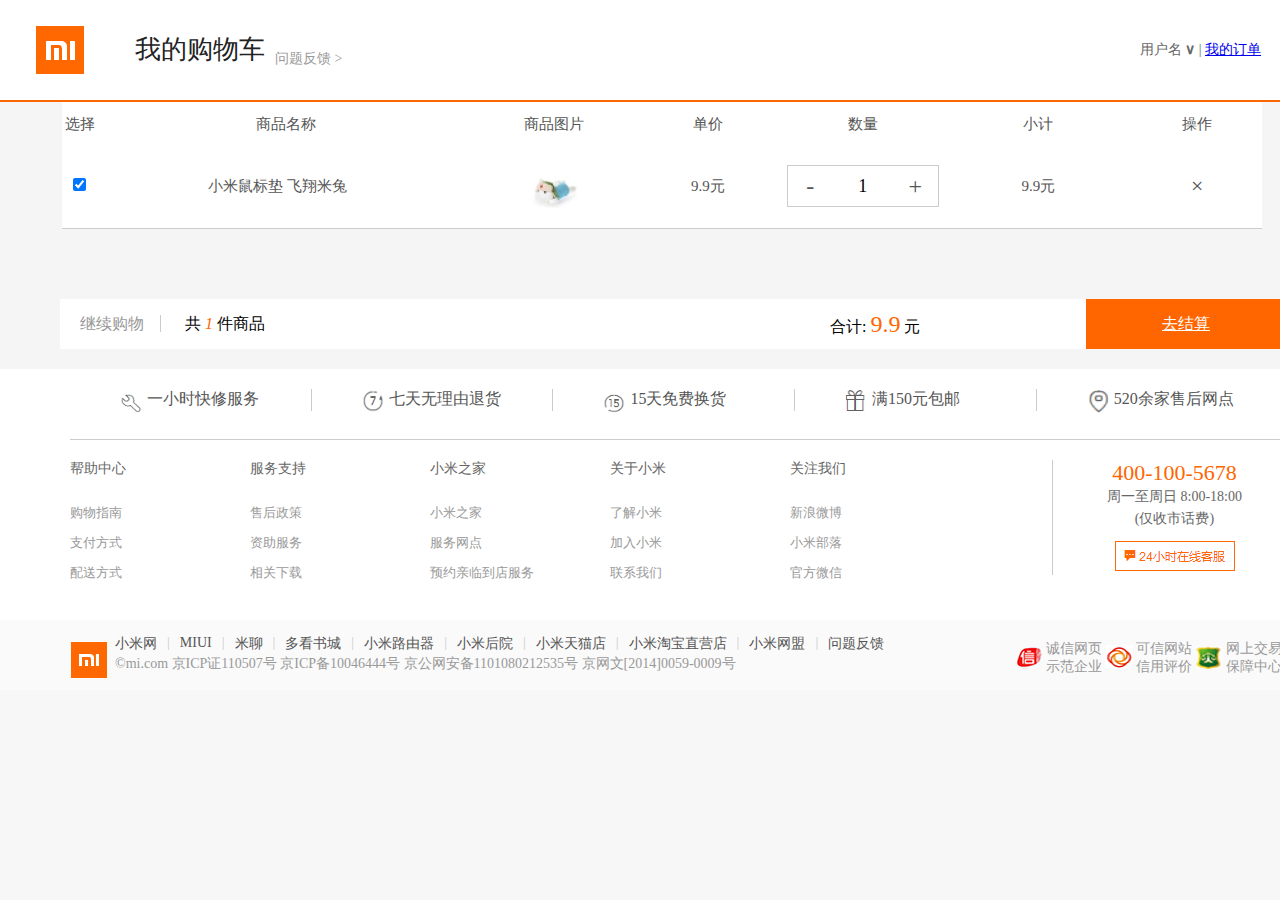
<file: shopcar.html>
﻿<!doctype html>
<html>
<head>
<meta charset="utf-8">
<title>购物车</title>
<link rel="shortcut icon" href="images/shopcar.png"/>
<link href="css/shopcar.css" type="text/css" rel="stylesheet"/>
<script src="js/jquery-1.11.3.js" type="text/javascript"></script>
</head>

<body>

<div id="total">

	<div class="header">
    	<div class="container">
            <div class="header-logo">
            	<a><img src="images/logo.png"/></a>
            </div>
            
            <div class="header-title">
            	<p class="header-p1">我的购物车</p>
                <p class="header-p2"><a>问题反馈 ></a></p>
            </div>
            
            <div class="topbar-info">
            	<span class="user">
                	<a class="user-name">
                    	<span class="name">用户名</span>
                        <span class="iconfont">&or;</span>
                    </a>
                </span>
                <span>|</span>
                <a class="myorder" href="myOrder.html">我的订单</a>
            </div>
         </div>    
    </div>
    
    <div class="main">
        <table id="carbox" >
    		<thead id="list_head">
    			<tr>
    				<td>选择</td>
    				<td>商品名称</td>
    				<td>商品图片</td>
    				<td>单价</td>
    				<td>数量</td>
    				<td>小计</td>
    				<td>操作</td>
    			</tr>
    		</thead>
    		<tbody class="tbody">
    			<tr>	
    				<td><input type="checkbox" value="" checked="checked" name="newslist" id="newslist-1" class="newslist"></td>
    				<td><div class="pro-names">
		         		<p class="pro-name">小米鼠标垫 飞翔米兔</p>
		         		</div>
		         	</td>
    				<td><div class="col-img"><img src="images/mitu.jpg"/></div></td>
    				<td><div class="pro-price"><span id="price1001">9.9</span>元</div></td>
    				<td><div class="pro-num">
				         	<a id="numdec"><span style="padding:6px 12px;" class="num-" onclick="numDec(1001)">-</span></a>
				             <input class="goodsNum" id="1001"  data-num="1" value="1" type="text" readonly >
				             <a id="numinc"><span style="padding:6px 12px;" class="num+" onclick="numInc(1001)">+</span></a>
				         </div>
		         	</td>
    				<td><div class="pro-total"><span id="priceTotal1001">9.9</span>元</div></td>
    				<td><div class="pro-action"><span title="删除" onclick="delete_car(1001)">&nbsp;×&nbsp;</span></div></td>
    			</tr>
    		</tbody>
    	</table>
            
        <div class="list-footer">
            <div class="section-left">
                <a class="back-shopping" href="front/shop.jsp">继续购物　</a>
                <span>共 <i class="total-number">  1 </i> 件商品</span>
            </div>
            <div class="section-right">
                <div class="pay-total"><span>合计: <span  id="zongjimoney" class="total-price">9.9</span> 元</span></div>
                <div class="gopays"><a class="gopay" id="jiesuan" href="gocount.html">去结算</a></div>
            </div>
        </div>
    </div>
    

    
<script type="text/javascript">
	 var shopNum=0;
	 var ptPrice=0;
	 var totalPrice=0;//小计
	 var totalNumber=0;
	
	 function numInc(id){
		 shopNum = $("#"+id+"").val();
		 ptPrice =$("#price"+id+"").html();
		 
		 shopNum =parseInt(shopNum) + 1;
		 totalPrice =  parseFloat(shopNum) * parseFloat(ptPrice);
		 
		 $("#"+id+"").val(shopNum);
		 $("#priceTotal"+id+"").html(parseFloat(totalPrice).toFixed(1));
		 setTotal();
		 GetCount();
	 }
	 function numDec(id){
		 shopNum = $("#"+id+"").val();
		 ptPrice =$("#price"+id+"").html();
		 
		 shopNum =parseInt(shopNum) - 1;
		 if(shopNum<=0){
			 shopNum=0;
		 }
		 totalPrice =  parseFloat(shopNum) * parseFloat(ptPrice);
		 $("#"+id+"").val(shopNum);
		 $("#priceTotal"+id+"").html(parseFloat(totalPrice).toFixed(1));
		 setTotal();
		 GetCount();
	 }
	 
	 function setTotal(){
		var len = $(".pro-total span");
		var len1 = $(".goodsNum");
		var totalMoney = 0;
		var totalCount = 0;
		for (var i = 0; i < len.length; i++) {
			totalMoney = totalMoney + parseInt($(len[i]).text());
		}
		for (var i = 0; i < len1.length; i++) {
			totalCount = totalCount + parseInt($(len1[i]).val());
		}
		$(".total-number").text(parseInt(totalCount));
		$("#zongjimoney").text(parseInt(totalMoney).toFixed(1));
	 }
	 
	 function GetCount() {
		var totalMoney = 0;
		var totalCount = 0;
		$(".tbody input[name=newslist]").each(function () {
			if($(this).attr("checked")) {
				for (var i = 0; i < $(this).length; i++) {
					//alert( parseInt($(this).parent().parent().find(".pro-total span").html()))
					totalMoney += parseFloat($(this).parent().parent().find(".pro-total span").text());
					totalCount += parseInt($(this).parent().parent().find(".goodsNum").val());
				//	totalCount = totalCount + parseInt($(len1[i]).val());
				}
			}
		});
		$(".total-number").text(totalCount);
		$("#zongjimoney").text(parseFloat(totalMoney).toFixed(1));
	}
			
	// 所有复选(:checkbox)框点击事件 
	$(".tbody input[name=newslist]").click(function () {
		if ($(this).attr("checked")) {
			$(this).attr("checked", false);
			//alert($("[name='newslist']:checkbox:checked").length);
		} else {
			$(this).attr("checked", true);
		}
		GetCount();
	});
	
	//删除操作
	function delete_car(num){
		//var divId=$("#list-body"+num);
		var shopId = num;
		//var goodsId=$("#delete_car"+num).parent().attr("id");
		var usersId = $("#Id_hidden").val();
		//alert(shopId)
		if(window.confirm('您确定要删除此商品吗？')){
			/*$.post("front/shopCar_delByShopId.action",{shopId:shopId,usersId:usersId},function(data){
				if(parseInt($.trim(data.total))==1){
					alert("删除成功");
					document.location.reload();//页面重新加载
				}
			},'json'); */
		} 
	}
</script>    
    
<div class="footer">

	<div class="footer_1">
    <ul>
    	<li><img src="images/repair.png">一小时快修服务</li>
        <li><img src="images/7days.png"><span>七天无理由退货</span></li>
        <li><img src="images/15days1.png"><span>15天免费换货</span></li>
        <li><img src="images/包邮.png"><span>满150元包邮</span></li>
        <li style="border:none;"><img src="images/售后.png"><span>520余家售后网点</span></li>
    </ul>
    	
    </div>
    <div class="footer_2">
    	<div class="service_1">
        	<p class="service_title">帮助中心</p>
            <p><a>购物指南</a></p>
            <p><a>支付方式</a></p>
            <p><a>配送方式</a></p>
        </div>
    	<div class="service_2">
        	<p class="service_title">服务支持</p>
            <p><a>售后政策</a></p>
            <p><a>资助服务</a></p>
            <p><a>相关下载</a></p>
        </div>
    	<div class="service_3">
        	<p class="service_title">小米之家</p>
            <p><a>小米之家</a></p>
            <p><a>服务网点</a></p>
            <p><a>预约亲临到店服务</a></p>
        </div>
        <div class="service_4">
        	<p class="service_title">关于小米</p>
            <p><a>了解小米</a></p>
            <p><a>加入小米</a></p>
            <p><a>联系我们</a></p>
        </div>
        <div class="service_5">
        	<p class="service_title">关注我们</p>
            <p><a>新浪微博</a></p>
            <p><a>小米部落</a></p>
            <p><a>官方微信</a></p>
        </div>
        <div class="service_online">
        	<span>400-100-5678</span>
            <p>周一至周日 8:00-18:00</p>
            <p>(仅收市话费)</p>
            <p class="online"><a></a></p>
        </div>
    </div>
    
    <div class="footer_3">
    	<div class="footer_3_main">
        	<div class="footer_log"><img src="images/log1.png"/></div>
            <div class="footer_3_a">
            	<ul>
                	<li><a>小米网</a></li><li class="footer_line">|</li>
                    <li><a>MIUI</a></li><li class="footer_line">|</li>
                    <li><a>米聊</a></li><li class="footer_line">|</li>
                    <li><a>多看书城</a></li><li class="footer_line">|</li>
                    <li><a>小米路由器</a></li><li class="footer_line">|</li>
                    <li><a>小米后院</a></li><li class="footer_line">|</li>
                    <li><a>小米天猫店</a></li><li class="footer_line">|</li>
                    <li><a>小米淘宝直营店</a></li><li class="footer_line">|</li>
                  	<li><a>小米网盟</a></li><li class="footer_line">|</li>
                    <li><a>问题反馈</a></li>
                </ul>
                <div class="footer_b">
            		<p>&copy;mi.com 京ICP证110507号 京ICP备10046444号 京公网安备1101080212535号 京网文[2014]0059-0009号</p>
            	</div>
            </div>
            
       
            <div class="footer_c">
            	<div class="footer_cc">
            	<img src="images/foot1.png"/>
                诚信网页示范企业
                </div>
                <div class="footer_cc">
            	<img src="images/foot2.png"/>
                可信网站信用评价
                </div>
                <div class="footer_cc">
            	<img src="images/foot3.png"/>
                网上交易保障中心
                </div>
            </div>	
        </div>
    </div>

</div>
	
</div>

</body>
</html>
</file>
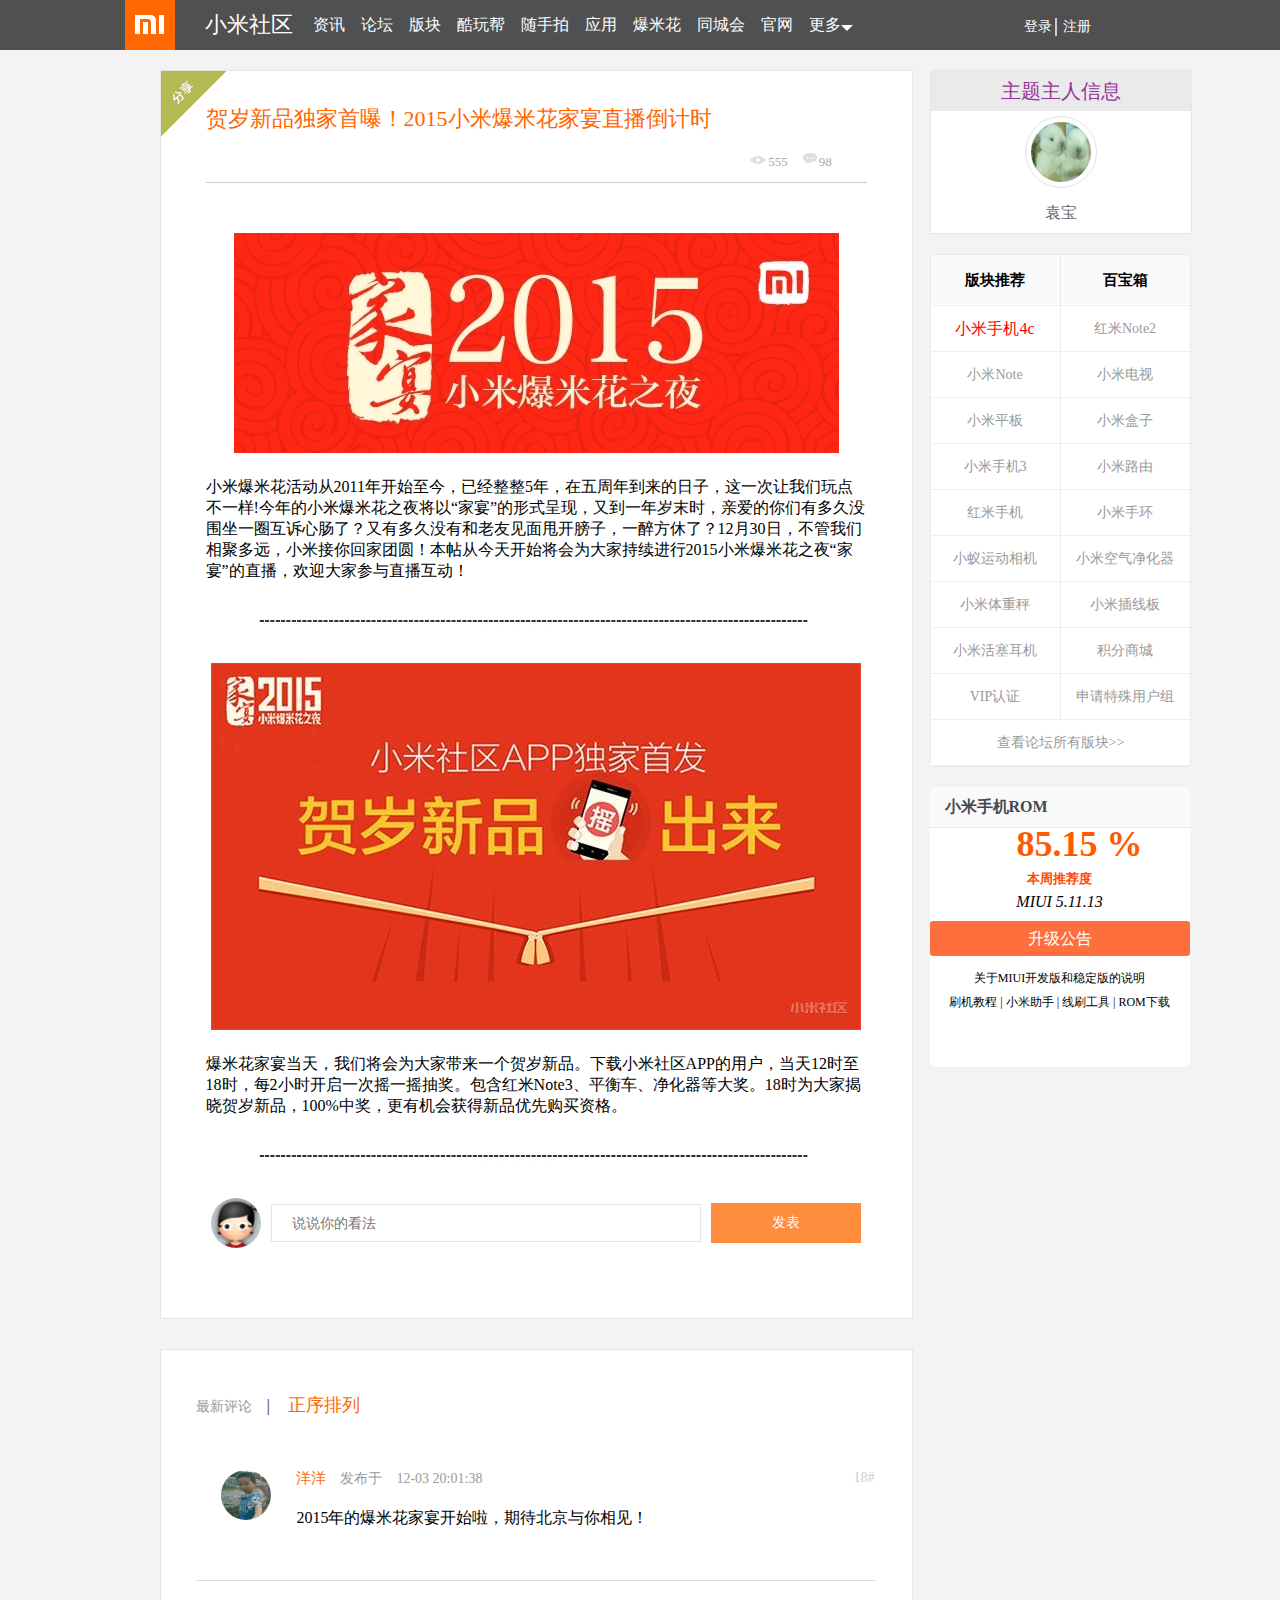
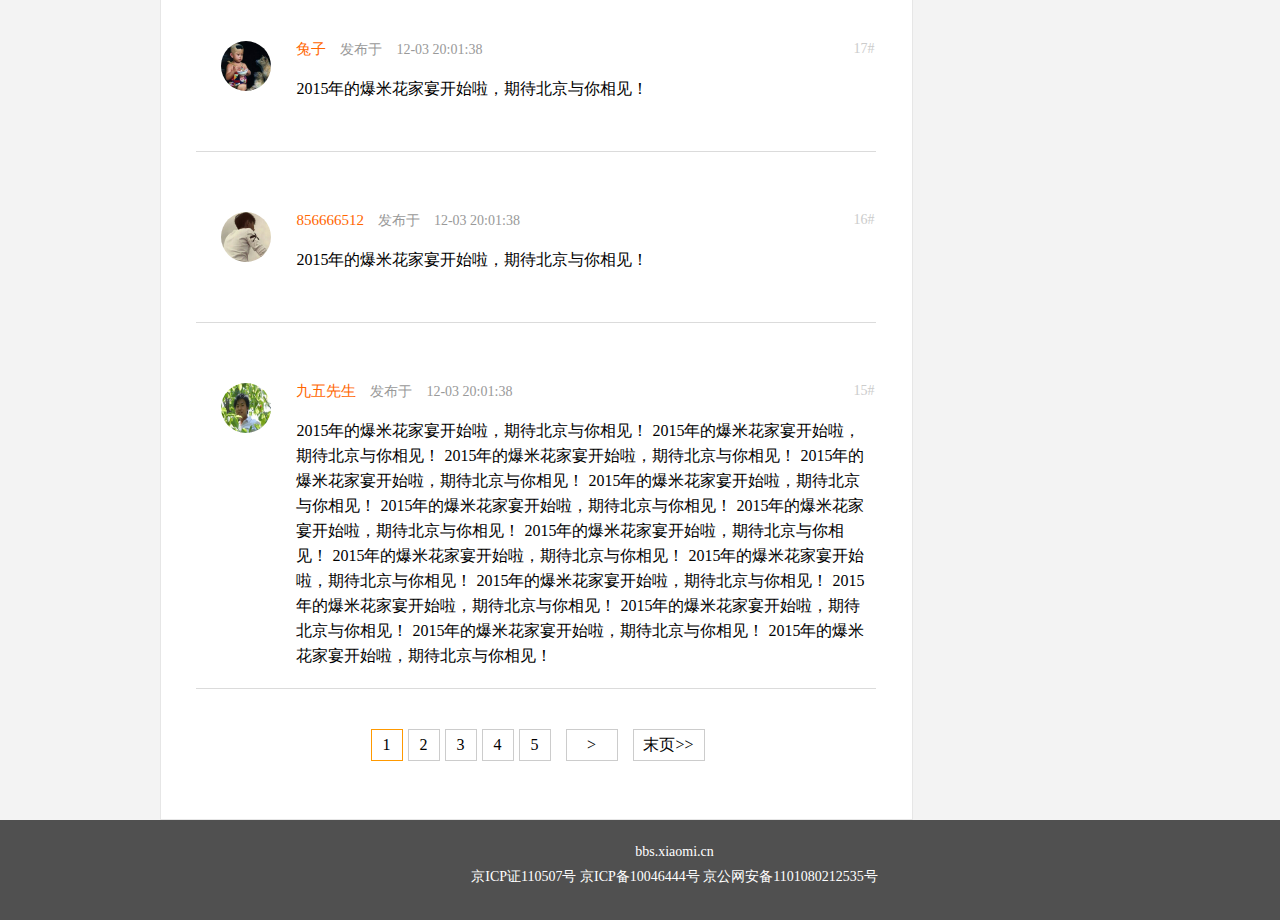
<file: xiangqing.html>
<!doctype html>
<html>
<head>
<meta charset="utf-8">
<title>小米社区文章详情</title>
<link rel="shortcut icon" href="sq_images/title.png"/>
<link type="text/css" href="sq_css/sq_xq.css" rel="stylesheet"/>
<link type="text/css" href="sq_css/sq_right.css" rel="stylesheet"/>
<link type="text/css" href="sq_css/sq_footer.css" rel="stylesheet"/>
<script type="text/javascript" src="sq_js/jquery-1.11.3.js"></script>

<script type="text/javascript" src="sq_js/sq.js"></script>
</head>

<body>
<div id="total">
	<div class="xmcomm_header_wrap">
        <div class="xmcomm_header">
            <div class="logo">
                <img src="sq_images/sq_log.png">
            </div>
            <div class="sq_title">小米社区</div>
            <div class="title">
                <ul>
                    <li><a>资讯</a></li>
                    <li><a>论坛</a></li>
                    <li class="smsj">
                        <span>版块</span>
                        <div class="header_menu_list">
                            <h4>产品版块</h4>
                            <ul>
                                <li><a target="_blank">小米Note</a></li>
                                <li><a target="_blank">小米手机4c</a></li>
                                <li><a target="_blank">小米手机4</a></li>
                                <li><a target="_blank">小米手机3</a></li>
                                <li><a target="_blank">红米Note3</a></li>
                                <li><a target="_blank">红米手机</a></li>
                                <li><a target="_blank">小米平板</a></li>
                                <li><a target="_blank">小米电视</a></li>
                                <li><a target="_blank">小米盒子</a></li>
                                <li><a target="_blank">小米路由器</a></li>
                                <li><a target="_blank">九号平衡车</a></li>
                                <li><a target="_blank">小米手环</a></li>
                                <li><a target="_blank">移动电源</a></li>
                                <li><a target="_blank">空气净化器</a></li>
                                <li><a target="_blank">净水器</a></li>
                                <li><a target="_blank">智能家庭</a></li>
                                <li><a target="_blank">小蚁运动相机</a></li>
                                <li><a target="_blank">小蚁智能摄像机</a></li>
                                <li><a target="_blank">活塞耳机</a></li>
                                <li><a target="_blank">插线板</a></li>
                                <li><a target="_blank">体重秤</a></li>
                                <li><a target="_blank">Windows 10</a></li>
                            </ul>
                        </div>
                    </li>
                    <li><a>酷玩帮</a></li>
                    <li><a>随手拍</a></li>
                    <li><a>应用</a></li>
                    <li><a>爆米花</a></li>
                    <li><a>同城会</a></li>
                    <li><a>官网</a></li>
                    <li class="xmmore">
                        <span>
                            更多                 
                            <i class="lydia_xia"></i>
                        </span>
                        <div class="header_more_list">
                            <ul>
                                <li><a target="_blank">校园俱乐部</a></li>
                                <li><a target="_blank">任务</a></li>
                                <li><a target="_blank">签到</a></li>
                                <li><a target="_blank">ROM</a></li>
                                <li><a target="_blank" >搜索</a></li>
                                <li><a target="_blank" >专题</a></li>
                                <li><a target="_blank" >VIP认证</a></li>
                                <li><a target="_blank" >学院</a></li>
                                <li><a target="_blank" >创意摄影</a></li>
                                <li><a target="_blank" >60秒小米秀</a></li>
                                <li><a target="_blank" >刷机频道</a></li>
                                <li><a target="_blank" >小米盒子</a></li>
                                <li><a target="_blank" >米兔大本营</a></li>
                                <li><a target="_blank" >网站导航</a></li>
                            </ul>
                        </div>
                    </li>
                    <li>
                        <a class="header_icon header_revise" target="_blank" style="display:none">发帖</a>
                    </li>
                </ul>
            </div>
            <div class="login_user"> 
                <ul>
                    <li><a>登录&nbsp;</a></li>
                    <li class="login_last"><a>注册</a></li>
                </ul>
            </div>
        </div>
	</div> <!--导航栏部分结束-->
    
    
    
    
    
    <div id="main_contain">
    
    	<div  class="contain_left">
        	<div class="contain_left_topic">
                <div id="topic_top">
                    <h2><img src="sq_images/topic_typle_fx.png"><span id="title">贺岁新品独家首曝！2015小米爆米花家宴直播倒计时</span></h2>
                </div>
                <div class="reply fixed absolute" >
                    <input type="text" id="replytxt"   placeholder="发表你的看法" >
                    <span id="replyKey" class="btn btnlineLight">发表</span>
                </div>
                <p class="text"><span></span><img src="sq_images/see.png">555　<img src="sq_images/msg.png">98</p>
                
                <div id="topic_body">
                    <p><center><img src="sq_images/topic_img2.jpg"></center></p>
                    <p>小米爆米花活动从2011年开始至今，已经整整5年，在五周年到来的日子，这一次让我们玩点不一样!今年的小米爆米花之夜将以“家宴”的形式呈现，又到一年岁末时，亲爱的你们有多久没围坐一圈互诉心肠了？又有多久没有和老友见面甩开膀子，一醉方休了？12月30日，不管我们相聚多远，小米接你回家团圆！本帖从今天开始将会为大家持续进行2015小米爆米花之夜“家宴”的直播，欢迎大家参与直播互动！</p>
                     
                    <p><center><img src="sq_images/topic_line.jpg"></center></p>
                    <p><center><img src="sq_images/topic_img3.jpg"></center></p>
                    <p>爆米花家宴当天，我们将会为大家带来一个贺岁新品。下载小米社区APP的用户，当天12时至18时，每2小时开启一次摇一摇抽奖。包含红米Note3、平衡车、净化器等大奖。18时为大家揭晓贺岁新品，100%中奖，更有机会获得新品优先购买资格。</p>
                    <p><center><img src="sq_images/topic_line.jpg"></center></p>
                    
                
                    <div class="faster_reply">
                        <a target="_blank" class="headportrait">
                            <img src="sq_images/reply_user.gif">
                        </a>
                        <input id="txt" placeholder="说说你的看法" type="text">
                        <span id="publish" class="btn">发表</span>
                    </div>
                </div>
            </div>    
            
            <div id="left_topic_comment">
            	<div id="comment_top" class="comment"> <!-- 评论的内容 -->
                	<div class="reply_con">    <!-- 评论的主要块 -->
                    	<div class="reply_title">
                        	<span class="reply_nav"><a>最新评论　</a><span>|</span><a class="orderby">　正序排列</a></span>
                        </div>
                        
                        <ul class="reply_list">
                        	<li>
                            	<div class="reply_list_img">
                                	<img src="sq_images/reply_list_img1.jpg">
                                </div>
                                <div class="reply_list_con">
                                	<div class="user_info">
                                    	<a>洋洋</a> <span>发布于　</span><span>12-03 20:01:38</span><span id="reply_floor">18#</span>
                                    </div>
                                    <div class="main_con">
                                    	2015年的爆米花家宴开始啦，期待北京与你相见！
                                    </div>                           	
                                </div>
                            </li>
                            
                            <li>
                            	<div class="reply_list_img">
                                	<img src="sq_images/reply_list_img2.jpg">
                                </div>
                                <div class="reply_list_con">
                                	<div class="user_info">
                                    	<a>兔子</a> <span>发布于　</span><span>12-03 20:01:38</span><span id="reply_floor">17#</span>
                                    </div>
                                    <div class="main_con">
                                    	2015年的爆米花家宴开始啦，期待北京与你相见！
                                    </div>                           	
                                </div>
                            </li>
                            
                            <li>
                            	<div class="reply_list_img">
                                	<img src="sq_images/reply_list_img3.jpg">
                                </div>
                                <div class="reply_list_con">
                                	<div class="user_info">
                                    	<a>856666512</a> <span>发布于　</span><span>12-03 20:01:38</span><span id="reply_floor">16#</span>
                                    </div>
                                    <div class="main_con">
                                    	2015年的爆米花家宴开始啦，期待北京与你相见！
                                    </div>                           	
                                </div>
                            </li>
                            
                            <li>
                            	<div class="reply_list_img">
                                	<img src="sq_images/reply_list_img4.jpg">
                                </div>
                                <div class="reply_list_con">
                                	<div class="user_info">
                                    	<a>九五先生</a> <span>发布于　</span><span>12-03 20:01:38</span><span id="reply_floor">15#</span>
                                    </div>
                                    <div class="main_con">
                                    	2015年的爆米花家宴开始啦，期待北京与你相见！
                                        2015年的爆米花家宴开始啦，期待北京与你相见！
                                        2015年的爆米花家宴开始啦，期待北京与你相见！
                                        2015年的爆米花家宴开始啦，期待北京与你相见！
                                        2015年的爆米花家宴开始啦，期待北京与你相见！
                                        2015年的爆米花家宴开始啦，期待北京与你相见！
                                        2015年的爆米花家宴开始啦，期待北京与你相见！
                                        2015年的爆米花家宴开始啦，期待北京与你相见！
                                        2015年的爆米花家宴开始啦，期待北京与你相见！
                                        2015年的爆米花家宴开始啦，期待北京与你相见！
                                        2015年的爆米花家宴开始啦，期待北京与你相见！
                                        2015年的爆米花家宴开始啦，期待北京与你相见！
                                        2015年的爆米花家宴开始啦，期待北京与你相见！
                                        2015年的爆米花家宴开始啦，期待北京与你相见！
                                        2015年的爆米花家宴开始啦，期待北京与你相见！
                                    </div>                           	
                                </div>
                            </li>
                            
                        </ul>
                    </div>
                </div>
                
                <div class="comment_page" >  <!-- 评论的分页信息 -->
                	<div class="page_info">
                    	<ul>
                        	<li class="showPage"><a>1</a></li>
                            <li><a>2</a></li>
                            <li><a>3</a></li>
                            <li><a>4</a></li>
                            <li><a>5</a></li>
                            <li class="next"><a>></a></li>
                            <li class="last"><a>末页>></a></li>
                        </ul>
                    </div>
                </div>
            
            </div>
            
        </div>  <!--左边部分结束-->
        
        
        
        
        <div class="contain_right">
            <div class="topic-auth">
            	<p class="topic_title">主题主人信息</p>
            	<div class="person_msg">
                	<a><img class="user_pic" src="sq_images/auth1.gif"></a>
                    <div class="user_name">
                       <p> 袁宝 </p>
                    </div>
                </div>
            </div>
            
            <div class="hot_box">
            	<div class="tab_SwapTab">
                    <ul>
                        <strong class="tab">
                        <span class="fb1">版块推荐</span>
                        <span class="fb2">百宝箱</span>
                        </strong>
                    </ul>
                </div>
                <div class="tab_content">
                    <ul class="pakuai" style="display: block;">
						<li><a"><span style="color:#ff0000;">小米手机4c</span></a></li>
						<li><a>红米Note2</a> </li>
                        <li><a>小米Note</a></li>
                        <li><a>小米电视</a></li>
                        <li><a>小米平板</a></li>
                        <li><a>小米盒子</a></li>
                        <li><a>小米手机3</a></li>
                        <li><a>小米路由</a></li>
                        <li><a>红米手机</a></li>
                        <li><a>小米手环</a></li>
                        <li><a>小蚁运动相机</a></li>
                        <li><a>小米空气净化器</a></li>
                        <li><a>小米体重秤</a> </li>
                        <li><a>小米插线板</a></li>
                        <li><a>小米活塞耳机</a></li>
                        <li><a>积分商城</a></li>
                        <li><a>VIP认证</a> </li>
                        <li><a>申请特殊用户组</a></li>
                        <li class="more"><a>查看论坛所有版块>></a> </li>
                    </ul>
                    <ul class="babao" style="display: none;">
                        <li><a>我的消息</a></li>
                        <li><a>ROM下载</a></li>
                        <li><a>应用中心</a></li>
                        <li><a>小米百科</a></li>
                        <li><a>专题汇总</a></li>
                        <li><a>小米酷玩帮</a></li>
                        <li><a>小米爆米花</a></li>
                        <li><a>办事大厅</a></li>
                        <li><a>热门软件</a></li>
                        <li><a>热门游戏</a></li>
                        <li><a>网站导航</a></li>
                        <li><a>小米大事记</a></li>
                        <li><a>小米网</a></li>
                        <li><a>天猫旗舰店</a></li>
                        <li class="more"><a>小米社区首页>></a></li>
                    </ul>
                </div>
           </div>
                <div class="rom_box">
                    <h4>
                        <strong>小米手机ROM</strong>
                    </h4>
                    <div class="download">
                        <strong>
                            85.15
                            <span>%</span>
                        </strong>
                        <h2>本周推荐度</h2>
                        <em>MIUI 5.11.13</em>
                        <a>升级公告</a>
                    </div>
                    <div class="info">
                        <a>关于MIUI开发版和稳定版的说明</a>
                        <br>
                        <a>刷机教程</a>
                        |
                        <a>小米助手</a>
                        |
                        <a>线刷工具</a>
                        |
                        <a>ROM下载</a>
                    </div>
                </div>
   
        </div><!--右边部分结束-->
        
        <span class="return" style="display: none;">返回</span>
    	
    </div> <!--正文body部分结束-->
    
    <div id="footer">
    	<p></p>
    	<p><a>bbs.xiaomi.cn</a></p>
        <p><span>京ICP证110507号 京ICP备10046444号 京公网安备1101080212535号</span></p>
    </div>
    
</div>
</body>
</html>
</file>
<file: css/main.css>
﻿@charset "utf-8";
/* CSS Document */
*{
	margin:0 auto;
	padding:0;
}
body{
	width:100%;
	margin:0px auto;
	background:#FFF;
	font-family:'叶根友毛笔行书2.0版';
	font-family:"微软雅黑";
}
#total{
	width: 100%;
	width:1349px;
	min-width:1349px;
	margin: 0px auto;
	background:#E5E5E5;
}
#header{
	width:100%;
	height:40px;
	min-width:1349px;
	background:#333333;
	font-size:14px;
}
#header div{
	float:left;
	text-align:center;
	color:#CCC;
}
.mainpage{
	width:80px;
	height:30px;
	margin-left:60px;
	margin-top:10px;
}
.header div:hover{
	cursor:pointer;
	color:#FFF;
}
.miui{
	width:60px;
	height:30px;
	margin-top:10px;
}
.ml{
	width:60px;
	height:30px;
	margin-top:10px;
}
.game{
	width:60px;
	height:30px;
	margin-top:10px;
}
.read{
	width:90px;
	height:30px;
	margin-top:10px;
}
.yfw{
	width:80px;
	height:30px;
	margin-top:10px;
}
.question{
	width:90px;
	height:30px;
	margin-top:10px;
}
.dl{
	width:50px;
	height:30px;
	margin-top:10px;
	margin-left:513px;
}
.zc{
	width:50px;
	height:30px;
	margin-top:10px;
}
.shop_car{
	width:100px;
	height:40px;
	text-align:center;
	background:#424242;
	float:left;
}
.shop_car span{
	margin-top:10px;
}
.shop_car img{
	margin-top:10px;
}
.line{
	height:20px;
	border-right:1px solid #666;
	margin-top:12px;
	margin-bottom:8px;
}
#top1{
	width:100%;
	height:100px;
	float:left;
	min-width:1349px;
	background:#FFF;
}
.top1_1{
	width:65px;
	height:65px;
	float:left;
	margin-left:70px;
	margin-top:20px;
}
.top1_2{
	width:850px;
	height:100px;
	float:left;
	background:#FFF;
	text-align:center;
}
.top1_2 ul{
	width:850px;
	height:100px;
}
.top1_2 ul li{
	list-style:none;
	float:left;
}
.log_side{
	width:150px;
	height:100px;
}
.xmsj{
	width:100px;
	height:100px;
	line-height:100px;
	color:#333;
}

.hongmi{
	width:70px;
	height:100px;
	line-height:100px;
	color:#333;
}
.pingban{
	width:70px;
	height:100px;
	line-height:100px;
	color:#333;
}
.tv{
	width:110px;
	height:100px;
	line-height:100px;
	color:#333;
}
.luyouqi{
	width:90px;
	height:100px;
	line-height:100px;
	color:#333;
}
.yingjian{
	width:100px;
	height:100px;
	line-height:100px;
	color:#333;
}
.fuwu{
	width:70px;
	height:100px;
	line-height:100px;
	
}
.fuwu a,.shequ a{
	text-decoration:none;
	color:#333;
}
.fuwu a:hover,.shequ a:hover{
	color:#F60;
}
.shequ{
	width:70px;
	height:60px;
	margin-top:40px;
}
.top1_2 ul li:hover{
	cursor:pointer;
	color:#F60;
}
	
.top1_3{
	width:320px;
	height:100px;
	float:left;
	background:#fff;
}
.search-text{
	width:245px; 
	height:50px; 
	margin-top:20px;
	float:left;
	margin-left:18px;
	border:#CCC solid 1px;
	transition:linear 0.2s;
}
.in-text{
	width:130px;
	height:20px;
	display:inline-block;
	position:relative;
	top:-35px;
	left:30px;
	font-size:13px;
	line-height:20px;
	color:#999;
	transition:linear 0.2s;
}
.in-text a{
	text-decoration:none;
	transition:linear 0.4;
}
.in-text a span{
	text-align:center;
	margin-right:10px;
	background:#f2f2f2;
	font-size:13px;
	cursor:pointer;
	color:#666;
	line-height:15px;
	height:20px;
	transition:linear 0.1s;
}
.search-submit{
	width:50px;
	height:50px;
	margin-top:20px;
	background-image:url(images/search.png);
	float:left;
	position:relative;
	left:-2px;
	border: #CCC solid 1px;
	transition:linear 0.2s;
	cursor:pointer;
	
}
.shop-search{
	width:242px;
	height:240px;
	display:none;
	border:1px solid #F60;
	position:absolute;
	top:109px;
	left:1003px;
	background:#FFF;
	z-index:111;
}
.search-item{
	list-style:none;
	font-size:13px;
	color:#999;
	height:30px;
	text-indent:15px;
	padding-right:15px;
}
.search-item:hover{
	background:#F2F2F2;
}
.search-item a{
	line-height:30px;
	text-decoration:none;
	color:#666;
	cursor:pointer;
}
.search-item span{
	float:right;
	color:#999;
}

#home{
	width:1226px;
	height:1100px;
	float:left;
	margin-left:70px;
}
.home_top{
	width:1226px;
	min-width:1226px;
	height:480px;
	margin-bottom:15px;
}
.home_middle{
	width:1226px;
	height:170px;
	float:left;
}

.left_pro_list{
	width:230px;
	height:480px;
	position:absolute;
	top:140px;
	background:#fff;
	background:rgba(6,0,0,0.4) none repeat scroll 0 0 !important;
	float:left;
	color:#FFF;
}
.left_pro_list ul li{
	list-style:none;
	line-height:45px;
	font-size:15px;
	color:#FFF;
	text-indent:20px;
}
.left_pro_list .item1:hover,.item2:hover,.item3:hover,.item4:hover,.item5:hover,.item6:hover,.item7:hover,.item8:hover,.item9:hover,.item10:hover{
	cursor:pointer;
	background:#F60;
}

.left_pro_list ul li span{
	float:right;
	margin-right:20px;
	font-family:"楷体";
	font-size:21px;
	font-weight:bold;
	color:#CCC;
}
.pro_bigimg{
	width:1226px;
	height:480px;
	float:left;
	overflow:hidden;
}


.pro_bigimg img{
	width:1226px;
	height:480px;
}
.pro_bigimg ul li{
	list-style:none;
	float:left;
}
.method{
	width:236px;
	height:170px;
	float:left;
	background:#666;
}
.pro1{
	width:316px;
	height:170px;
	float:left;
	background:#03F;
	margin-left:14px;
}
.pro2{
	width:316px;
	height:170px;
	float:left;
	background:#C63;
	margin-left:14px;
}
.pro3{
	width:316px;
	height:170px;
	float:left;
	background:red;
	margin-left:14px;
}


.ui-controls-direction{
	display:inline-block;
	position:relative;
	width:999px;
	min-width:999px;
	height:50px;
	top:-298px;
	left:230px;

}
.ui-controls-direction .ui-prev{
	display:inline-block;
	width:45px;
	height:70px;
	line-height:70px;
	text-align:center;
	color:#CCC;
	font-family:"楷体";
	font-size:36px;
	font-weight:bold;
	border-radius:0 5px 5px 0;
}
.ui-controls-direction .ui-prev:hover{
	background:#000;
	opacity:0.5;
	cursor:pointer;
}
.ui-controls-direction .ui-next{
	display:inline-block;
	width:45px;
	height:70px;
	line-height:70px;
	text-align:center;
	color:#CCC;
	margin-left:901px;
	font-family:"楷体";
	font-size:36px;
	font-weight:bold;
	border-radius:5px 0 0 5px;	
}
.ui-controls-direction .ui-next:hover{
	background:#000;
	opacity:0.5;
	cursor:pointer;
	border:hidden;
	
}
.ui-pager{
	position:relative;
	float:right;
	top:-40px;
	width:150px;
	min-width:150px;
	height:30px;
	text-decoration:none;
	opacity:0.5;
}

.ui-pager .ui-pager-span{
	background-color:#999;
	opacity:0.5;
	color:#666;
	float:left;
	width:8px;
	height:8px;
	margin-left:10px;
	background-color:#999;
	border:3px solid #666;
	border-radius:100%;
	overflow:hidden;
	text-indent:-99999;
	font-size:24px;
	cursor:pointer;	
}

.home_floor{
	width:1226px;
	min-width:1226px;
	height:350px;
	background:#FFF;
	margin-bottom:50px;
	list-style:none;
}
.xmdp{
	width:100%;
	overflow:hidden;
}
.title_dp{
	height:40px;
	width:600px;
	float:left;
	line-height:50px;
	font-size:22px;
	margin-top:20px;
	margin-bottom:10px;
}
.dp_changepage{
	width:100px;
	min-width:100px;
	height:30px;
	float:right;
	margin-top:30px;
}
.prev_page,.next_page{
	width:48px;
	min-width:47px;
	height:28px;
	float:left;	
}
.prev_page,.next_page{
	font-family:"楷体";
	color:#666;
	font-size:22px;
	font-weight:bold;
	text-align:center;
	border:1px solid #999;
}
.prev_page:hover{
	cursor:pointer;
}
.next_page:hover{
	cursor:pointer;
}
.xmdp{
	width:100%;
	position:relative;
}
.xmdp ul{
	width:200%;
	overflow:hidden;
}

.xmdp ul li{
	list-style:none;
}
.dp1{
	width:235px;
	height:300px;
	background:#FAFAFA;
	float:left;
	border-top:1px solid #F90;
}

.dp1 img{
	margin-left:38px;
	margin-top:30px;
}
.dp2{
	width:235px;
	height:300px;
	background:#FAFAFA;
	float:left;
	border-top:1px solid #390;
	margin-left:12.5px;
}
.dp2 img{
	margin-left:38px;
	margin-top:30px;
}
.dp3{
	width:235px;
	height:300px;
	background:#FAFAFA;
	float:left;
	border-top:1px solid #06F;
	margin-left:12.5px;
}
.dp3 img{
	margin-left:38px;
	margin-top:30px;
}
.dp4{
	width:235px;
	height:300px;
	background:#FAFAFA;
	float:left;
	border-top:1px solid #C00;
	margin-left:12.5px;
}
.dp4 img{
	margin-left:38px;
	margin-top:30px;
}
.dp5{
	width:235px;
	height:300px;
	background:#FAFAFA;
	float:left;
	border-top:1px solid #069;
	margin-left:12.5px;
}
.dp5 img{
	margin-left:38px;
	margin-top:30px;
}
.dp6{
	
	width:235px;
	height:300px;
	background:#FAFAFA;
	float:left;
	border-top:1px solid #F90;
}
.dp6 img{
	margin-left:38px;
	margin-top:30px;
}
.dp7{
	
	width:235px;
	height:300px;
	background:#FAFAFA;
	float:left;
	border-top:1px solid #390;
	margin-left:12.5px;
}
.dp7 img{
	margin-left:38px;
	margin-top:30px;
}
.dp8{
	
	width:235px;
	height:300px;
	background:#FAFAFA;
	float:left;
	border-top:1px solid #06F;
	margin-left:12.5px;
}
.dp8 img{
	margin-left:38px;
	margin-top:30px;
}
.dp9{
	
	width:235px;
	height:300px;
	background:#FAFAFA;
	float:left;
	border-top:1px solid #C00;
	margin-left:12.5px;
}
.dp9 img{
	margin-left:38px;
	margin-top:30px;
}
.dp10{
	
	width:235px;
	height:300px;
	background:#FAFAFA;
	float:left;
	border-top:1px solid #069;
	margin-left:12.5px;
}
.dp10 img{
	margin-left:38px;
	margin-top:30px;
}
.name{
	margin-top:10px;
	text-align:center;
	color:#222;
	font-size:13px;
	line-height:25px;
}
.feature{
	text-align:center;
	color:#999;
	font-size:13px;
	line-height:25px;
}
.price{
	text-align:center;
	color:#FF6709;
	font-size:13px;
	line-height:30px;
}

.main{
	width:100%;
	height:2240px;
	min-width:1349px;
	float:left;
	background:#F5F5F5;	
}
.main_znyj{
	width:1226px;
	height:700px;
	float:left;
	margin-left:70px;
}
.titleznyj{
	height:50px;
	width:1226px;
	line-height:50px;
	font-size:20px;
	float:left;
}
.znyj-icon{
	width:10px;
	height:10px;
	background:#999;
	padding-left:5px;
	padding-right:5px;
	border:1px hidden;
	border-radius:100%;
	color:#FFF;
	cursor:pointer;
}

.znyj_main{
	width:234px;
	height:614px;
	background:#FFF;
	float:left;
	position: relative;
	transition: box-shadow 0.8s linear 0s;
}
.yjtitle{
	width:100px;
	font-size:22px;
	font-family:"微软雅黑";
	float:left;
}
.znyj1,.znyj2,.znyj3,.znyj4{
	width:235px;
	height:300px;
	background:#FFF;
	margin-left:12.5px;
	float:left;
	position: relative;
	transition: box-shadow 0.4s linear 0s;
}
.znyj5,.znyj6,.znyj7,.znyj8{
	width:235px;
	height:300px;
	background:#FFF;
	margin-left:12.5px;
	margin-top:14px;
	float:left;
	position: relative;
	transition: box-shadow 0.4s linear 0s;
}
.znyj1:hover,.znyj2:hover,.znyj3:hover,.znyj4:hover,.znyj5:hover,.znyj6:hover,.znyj7:hover,.znyj8:hover,.znyj_main:hover{
	box-shadow:0 10px 15px #ccc;
	transform:translate3d(0px,-2px,0px);
}

.znyj1 img,.znyj2 img,.znyj3 img,.znyj4 img,.znyj5 img,.znyj6 img,.znyj7 img,.znyj8 img{
	margin-left:38px;
	margin-top:20px;
}

.znyj_name{
	margin-top:10px;
	text-align:center;
	color:#222;
	font-size:13px;
	line-height:25px;
}
.znyj_feature{
	text-align:center;
	color:#999;
	font-size:13px;
	line-height:25px;
}
.znyj_price{
	text-align:center;
	color:#FF6709;
	font-size:13px;
	line-height:30px;
}





.main_dap{
	width:1226px;
	height:700px;
	float:left;
	margin-left:70px;
}
.title_dap{
	height:50px;
	width:1226px;
	min-width:1226px;
	line-height:50px;
	font-size:20px;
	float:left;
}
.title_dap_1{
	width:880px;
	height:50px;
	float:left;
	font-size:22px;
}
.title_dap_2 span{
	width:35px;
	height:22px;
	line-height:20px;
	float:left;
	font-size:17px;
	margin-top:15px;
	margin-right:20px;
	color:#F60;
	cursor:pointer;
	border-bottom:2px solid #F60;
}
.title_dap_3{
	width:70px;
	height:22px;
	float:left;
	font-size:17px;
	line-height:20px;
	color:#666;
	margin-top:15px;
	margin-right:20px;
	cursor:pointer;	
}
.title_dap_4{
	width:35px;
	height:22px;
	float:left;
	font-size:17px;
	line-height:20px;
	margin-top:15px;
	margin-right:20px;
	color:#666;
	cursor:pointer;
}
.title_dap_5{
	width:85px;
	height:22px;
	float:left;
	color:#666;
	font-size:17px;
	line-height:20px;
	margin-top:15px;
	margin-right:20px;
	cursor:pointer;
}
.dap_show_hot{
	width:1226px;
	height:auto;
}
.dap_main1{
	width:234px;
	height:300px;
	background:#9F9;
	float:left;
	transition: box-shadow 0.4s linear 0s;
}
.dap_main2{
	width:234px;
	height:300px;
	background:#FFF;
	float:left;
	margin-top:14px;
	transition: box-shadow 0.4s linear 0s;
}
.dap1,.dap2,.dap3,.dap4{
	width:235px;
	height:300px;
	background:#FFF;
	margin-left:12.5px;
	float:left;
	overflow:hidden;
	position:relative;
	transition: box-shadow 0.4s linear 0s;
	cursor:pointer;
}

.dap1-hidden,.dap2-hidden,.dap6-hidden,.dap7-hidden{
	width:235px;
	height:120px;
	position:absolute;
	left:0;
	top:300px;
	float:left;
	color:#FFF;
	background:#F60;
	background:#F60 none repeat scroll 0 0 !important;
	cursor:pointer;
}
.dap-mark{
	width:180px;
	height:60px;
	font-size:13px;
}
.dap-author{
	width:180px;
	height:30px;
	color:#DFDFDF;
	font-size:13px;
}

.dap1 img,.dap2 img,.dap3 img,.dap4 img,.dap5 img,.dap6 img,.dap7 img{
	margin-left:40px;
	margin-top:20px;
}
.dap5,.dap6,.dap7{
	width:235px;
	height:300px;
	background:#FFF;
	margin-left:12.5px;
	margin-top:14px;
	float:left;
	overflow:hidden;
	cursor:pointer;
	position:relative;
	transition: box-shadow 0.4s linear 0s;
}
.dap8{
	width:235px;
	height:145px;
	background:#FFF;
	margin-left:12.5px;
	margin-top:14px;
	float:left;
	overflow:hidden;
	cursor:pointer;
	transition: box-shadow 0.4s linear 0s;
}
.dap8 img{
	width:85px;
	height:85px;
	overflow:hidden;
	float:left;
	margin-top:35px;
}
.dap8 p{
	width:150px;
	height:35px;
	float:left;
	font-size:14px;
}
.dap9{
	width:235px;
	height:145px;
	background:#fff;
	margin-left:12.5px;
	margin-top:10px;
	float:left;
	cursor:pointer;
	transition: box-shadow 0.4s linear 0s;
}

.dap1:hover,.dap2:hover,.dap3:hover,.dap4:hover,.dap5:hover,.dap6:hover,.dap7:hover,.dap8:hover,.dap9:hover,.dap_main1:hover,.dap_main2:hover{
	box-shadow:0 10px 15px #ccc;
	transform:translate3d(0px,-2px,0px);
}

.dap_name{
	text-align:center;
	color:#333;
	font-size:13px;
	line-height:30px;
}
.dap_price{
	text-align:center;
	color:#FF6709;
	font-size:13px;
	line-height:30px;
}
.dap_rank{
	text-align:center;
	color:#666;
	font-size:13px;
	line-height:30px;
}

del{
	color:#CCC;
}

.rpcp{
	width:1226px;
	height:420px;
	float:left;
	margin-left:70px;
}
.rpcp_title{
	height:40px;
	font-size:20px;
	color:#333;
}
.rpcp_1{
	width:295px;
	height:380px;
	background:#FFF;
	float:left;
	transition: box-shadow 0.4s linear 0s;
}
.rpcp_2,.rpcp_3,.rpcp_4{
	float:left;
	width:295px;
	height:380px;
	background:#FFF;
	margin-left:15px;
	transition: box-shadow 0.4s linear 0s;
}
.rpcp_1:hover,.rpcp_2:hover,.rpcp_3:hover,.rpcp_4:hover{
	box-shadow:0 10px 15px #ccc;
	transform:translate3d(0px,-2px,0px);
}
.rpcp_rank{
	width:250px;
	height:60px;
	color:#555;
	font-size:14px;
	margin-top:20px;
}
.rpcp_rank:hover{
	cursor:pointer;
}
.rpcp_author{
	width:250px;
	height:30px;
	color:#CCC;
	font-size:13px;
}
.rpcp_name{
	width:250px;
	height:30px;
	color:#555;
	font-size:14px;
}
.rpcp_name:hover{
	cursor:pointer;
}
.rpcp_line{
	color:#CCC;
	font-size:13px;
}
.rpcp_price{
	color:#F90;
}

.video_main{
	width:1226px;
	min-width:1226px;
	height:340px;
	float:left;
	margin-left:70px;
	margin-top:20px;
}
.video{
	width:296px;
	height:180px;
	background:#99C;
}
.video_title{
	width:1116px;
	height:50px;
	float:left;
	font-size:22px;
	letter-spacing:2px;
}
.lookall{
	width:110px;
	min-width:110px;
	height:50px;
	float:left;
}

.video_lookall{
	width:80px;
	height:50px;
	min-width:80px;
	float:left;
	font-size:17px;
}
.video_icon{
	width:20px;
	height:20px;
	color:#FFF;
	float:left;
	background:#999;
	text-align:center;
	font-family:"楷体";
	font-weight:bold;
	border:1px hidden #999;
	border-radius:20px;
	cursor:pointer;
}

.video_1{
	width:295px;
	height:290px;
	background:#FFF;
	float:left;
	transition: box-shadow 0.4s linear 0s;
}
.video{
	width:295px;
	height:180px;
	float:left;
	overflow: hidden;
	cursor: pointer;
}
.video_2,.video_3,.video_4{
	width:295px;
	height:290px;
	background:#FFF;
	float:left;
	margin-left:15px;
	transition: box-shadow 0.4s linear 0s;
}
.video_1:hover,.video_2:hover,.video_3:hover,.video_4:hover{
	box-shadow:0 10px 15px #ccc;
	transform:translate3d(0px,-2px,0px);
}
.video_name{
	float:left;
	width:240px;
	height:40px;
	font-size:14px;
	color:#555;
	margin-left:28px;
	text-align:center;
	margin-top:20px;
}
.video_job{
	float:left;
	width:240px;
	height:40px;
	font-size:13px;
	color:#999;
	margin-left:28px;
	text-align:center;
}

.footer{
	width:100%;
	height:auto;
	float:left;
	min-width:1349px;
	background:#FFF;	
}
.footer_1{
	width:1226px;
	height:70px;
	margin-left:70px;
	background:#FFF;
	float:left;
	border-bottom:1px solid #CCC;
}
.footer_1 ul li{
	width:240.7px;
	height:22px;
	float:left;
	list-style:none;
	margin-top:20px;
	border-right:1px solid #CCC;
	color:#555;

}
.footer_1 ul li span{
	text-align:center;
	float:left;
}
.footer_1 ul li img{
	width:22px;
	height:24px;
	float:left;
	margin-left:50px;
	margin-right:5px;
}

.footer_2{
	width:1226px;
	height:180px;
	margin-left:70px;
	background:#FFF;
	float:left;
}
.service_1{
	width:180px;
	height:150px;
	float:left;
	
}
.service_2{
	width:180px;
	height:150px;
	float:left;
	
}
.service_3{
	width:180px;
	height:150px;
	float:left;
	
}
.service_4{
	width:180px;
	height:150px;
	float:left;
	
}
.service_5{
	width:180px;
	height:150px;
	float:left;
	
}
.service_1 p a,.service_2 p a,.service_3 p a,.service_4 p a,.service_5 p a{
	color:#999;
	font-size:13px;
	line-height:30px;
}
.service_1 p a:hover,.service_2 p a:hover,.service_3 p a:hover,.service_4 p a:hover,.service_5 p a:hover{
	color:#F60;
	cursor:pointer;
}
.service_online{
	width:243px;
	height:115px;
	float:right;
	margin-top:20px;
	text-align:center;
	border-left:1px solid #CCC;
}
.service_online span{
	font-family:"楷体";
	font-size:22px;
	color:#F60;
}
.service_online p{
	font-size:14px;
	color:#666;
	line-height:22px;
}
.service_online .online{
	width:122px;
	height:32px;
	margin-top:10px;
	background:url(../images/sever_out.png) no-repeat;	
}
.service_online .online:hover{
	background:url(../images/sever_over.png) no-repeat;
}
.service_title{
	color:#666;
	font-size:14px;
	margin-top:20px;
	margin-bottom:20px;
}
.footer_3{
	width:100%;
	height:70px;
	background:#FAFAFA;
	float:left;
}
.footer_3_main{
	width:1226px;
	height:50px;
	float:left;
	margin-top:15px;
	margin-left:70px;
}
.footer_log{
	width:40px;
	height:40px;
	float:left;
	margin-top:6px;
	margin-right:5px;
}
.footer_3_a{
	width:900px;
	height:25px;
	float:left;
	font-size:14px;
	color:#555;
}
.footer_3_a ul li{
	float:left;
	width:auto;
	height:20px;
	margin-right:10px;
	list-style:none;
}
.footer_b{
	width:900px;
	height:25px;
	float:left;
	font-size:14px;
	color:#999;
}

.footer_c{
	width:280px;
	float:left;
	height:50px;
}

.footer_cc{
	width:90px;
	height:50px;
	float:left;
	font-size:14px;
	text-align:center;
	margin-top:5px;
	color:#999;
}
.footer_line{
	color:#CCC;
}
.footer_cc img{
	width:28px;
	height:24px;
	float:left;
	margin-top:5px;
}
/*log旁边的显示层 小米手机*/
.xmsj-show{
	width:100%;
	height:230px;
	display:none;
	position:absolute;
	z-index:111;
	top:140px;
	left:0px;
	background:#fff;
	border-top:1px solid #CCC;
	transition:all;
	transition:display 0.4s linear 0s;
}
.xmsj-show1,.xmsj-show2,.xmsj-show3{
	width:266px;
	height:230px;
	float:left;
	text-align:center;
	
}
.xmsj-show1{
	margin-left:50px;
}

.xmsj-show1 img,.xmsj-show2 img,.xmsj-show3 img{
	margin-top:30px;
	margin-bottom:15px;	
}
.top1-line{
	float:left;
	line-height:100px;
	margin-top:35px;
	width:1px;
	height:100px;
	border-left:1px solid #CCC;
}
.top1-price{
	font-size:14px;
	color:#F60;
}
.top1-title{
	text-decoration:none;
	font-size:14px;
	color:#999;
}
/*log旁边的显示层 红米*/
.hongmi-show{
	width:100%;
	height:230px;
	display:none;
	float:left;
	position:absolute;
	z-index:111;
	top:140px;
	left:0px;
	background:#fff;
	border-top:1px solid #CCC;
}
.hongmi-show1,.hongmi-show2,.hongmi-show3{
	width:266px;
	height:230px;
	float:left;
	text-align:center;
	
}
.hongmi-show1{
	margin-left:50px;
}

.hongmi-show1 img,.hongmi-show2 img,.hongmi-show3 img{
	margin-top:30px;
	margin-bottom:15px;	
}

/*log旁边的显示层 平板*/
.pingban-show{
	width:100%;
	height:230px;
	display:none;
	float:left;
	position:absolute;
	z-index:111;
	top:140px;
	left:0px;
	background:#fff;
	border-top:1px solid #CCC;
}
.pingban-show1,.pingban-show2,.pingban-show3{
	width:266px;
	height:230px;
	float:left;
	text-align:center;
	
}
.pingban-show1{
	margin-left:50px;
}

.pingban-show1 img,.pingban-show2 img,.pingban-show3 img{
	margin-top:30px;
	margin-bottom:15px;	
}
/*log旁边的显示层 电视盒子*/
.tv-show{
	width:100%;
	height:230px;
	display:none;
	float:left;
	position:absolute;
	z-index:111;
	top:140px;
	left:0px;
	background:#fff;
	border-top:1px solid #CCC;
}
.tv-show1,.tv-show2,.tv-show3{
	width:266px;
	height:230px;
	float:left;
	text-align:center;
	
}
.tv-show1{
	margin-left:50px;
}

.tv-show1 img,.tv-show2 img,.tv-show3 img{
	margin-top:30px;
	margin-bottom:15px;	
}
/*log旁边的显示层 路由器*/
.luyouqi-show{
	width:100%;
	height:230px;
	display:none;
	float:left;
	position:absolute;
	z-index:111;
	top:140px;
	left:0px;
	background:#fff;
	border-top:1px solid #CCC;
}
.luyouqi-show1,.luyouqi-show2,.luyouqi-show3{
	width:266px;
	height:230px;
	float:left;
	text-align:center;
	
}
.luyouqi-show1{
	margin-left:50px;
}

.luyouqi-show1 img,.luyouqi-show2 img,.luyouqi-show3 img{
	margin-top:30px;
	margin-bottom:15px;	
}
/*log旁边的显示层 智能硬件*/
.yingjian-show{
	width:100%;
	height:230px;
	display:none;
	float:left;
	position:absolute;
	z-index:111;
	top:140px;
	left:0px;
	background:#fff;
	border-top:1px solid #CCC;
}
.yingjian-show1,.yingjian-show2,.yingjian-show3{
	width:266px;
	height:230px;
	float:left;
	text-align:center;
	
}
.yingjian-show1{
	margin-left:50px;
}

.yingjian-show1 img,.yingjian-show2 img,.yingjian-show3 img{
	margin-top:30px;
	margin-bottom:15px;	
}






/*左边那一栏的显示*/

.list-show-hidden1,.list-show-hidden2{
	width:640px;
	height:480px;
	z-index:111;
	position:absolute;
	left:230px;
	top:0px;
	background:#FFF;
	border-top:1px solid #CCC;
	box-shadow:0px 10px 10px #555;
	display:none;
}

.children-list{
	width:320px;
	height:480px;
	float:left;
}
.lists{
	width:320px;
	height:80px;
	float:left;
}
.imgAndtitle{
	width:240px;
	height:80px;
	float:left;
	color:#333;
}
.imgAndtitle-img{
	margin-top:20px;
	float:left;
	margin-left:10px;
	cursor:pointer;
}
.imgAndtitle-title{
	margin-top:30px;
	float:left;
	font-size:14px;
	cursor:pointer;
	margin-left:10px;
}
.imgAndtitle-title:hover{
	color:#F60;
}
.xuangou{
    border: 1px solid #F60;
    color: #F60;
    cursor:pointer;
    font-size:14px;
    width:50px;
	float:left;
	margin-top:25px;
	transition: all 0.4s ease 0s;
}
.xuangou:hover{
	color:#FFF;
	background:#F30;
}

/*左边那一栏的显示*/

.list-show-hidden3,.list-show-hidden4,.list-show-hidden5,.list-show-hidden6,.list-show-hidden7,.list-show-hidden8,.list-show-hidden9,.list-show-hidden10{
	width:320px;
	height:480px;
	z-index:111;
	position:absolute;
	left:230px;
	top:0px;
	background:#FFF;
	border-top:1px solid #CCC;
	box-shadow:0px 10px 10px #555;
	display:none;
}
</file>
<file: css/sq.index.css>
@charset "utf-8";
/* CSS Document */
body{
	padding:0;
	margin:0 auto;
	background:#F1F2F6;
}
ul,li,ol,h1,dl,dd{
	list-style:none;
	margin:0px;
	padding:0px;
}
.xmcomm_header_wrap{
	height:50px;
	min-width:1349px;
	position:relative;
	background:#5b5a5a;
	background:rgba(0,0,0,0.67);
	-webkit-font-smoothing:antialiased;
}
.xmcomm_header_wrap li a:hover {
    color: #ff6f3d;
}
.xmcomm_header{
	height:50px;
	min-width:1100px;
	font-family:"微软雅黑";
	position:relative;
	margin-left:180px;
}
.logo{
	height:50px;
	width:230px;
	float:left;
}
.title{
	height:50px;
	width:600px;
	float:left;
}
.title ul{
	height:50px;
	width:600px;
}
.title ul li{
	font-size:16px;
	list-style:none;
	margin-top:16px;
	margin-left:16px;
	color:#FFF;
	float:left;	
}
.login_user{
	height:50px;
	width:160px;
	float:left;
}
.login_user ul{
	padding-left:76px;
	height:50px;
	width:84px;
}
.login_user ul li{
	list-style:none;
	margin-top:18px;
	margin-left:6px;
	font-size:14px;
	color:#FFF;
	float:left;
	border-right:2px solid #ccc;
}
.login_user li a {
    display: block;
}
.login_user .login_last {
    border-right:none;
}



.main{
	height:7530px;
	width:960px;
	margin-top:20px; 
	margin-left:194px;
}
.slider_box{
	 width: 960px; 
	 height: 350px;
}
.slider_box .xm_slider_photo{
	width: 960px; 
	height: 350px;	
}
.slider_box .xm_slider_photo li{
	display:none;
}
.slider_box .xm_slider_photo li img{
	width: 960px; 
	height: 350px;
	border-radius:5px;
}
.slider_box .controls_direction{
	position:absolute;
	width:960px;
	height:70px;
	top:210px;
	left:194px;	
}
.slider_box .controls_direction a{
    height: 70px;
    position: absolute;
}
.controls_direction .prev{
	display:inline-block;
	width:45px;
	height:70px;
	line-height:70px;
	text-align:center;
	color:#CCC;
	font-family:"楷体";
	font-size:36px;
	font-weight:bold;
	border-radius: 0 5px 5px 0;

}
.controls_direction .prev:hover{
	background:#000;
	opacity:0.5;
	cursor:pointer;
}
.controls_direction .next{
	display:inline-block;
	width:45px;
	height:70px;
	line-height:70px;
	text-align:center;
	color:#CCC;
	margin-left:915px;
	font-family:"楷体";
	font-size:36px;
	font-weight:bold;
	border-radius: 5px 0 0 5px;
}
.controls_direction .next:hover{
	background:#000;
	opacity:0.5;
	cursor:pointer;	
}
.slider_box .xm_slider_page {
	position:absolute;
	width:176px;
	top:380px;
	right: 220px;
}
.slider_box .xm_slider_page li{
    display: inline;
    margin-left: 10px;
    border: 1px solid rgba(255, 255, 255, 1);
	background: rgba(0, 0, 0, 0.3) none repeat scroll 0 0;
    color: rgba(255, 255, 255, 0.9);
    display: inline-block;
    font-size: 12px;
    line-height: 18px;
    text-align: center;
    width: 28px;
	border-radius:5px ;
}
.slider_box .xm_slider_page li:hover{
	background: rgba(0, 0, 0, 0.6) none repeat scroll 0 0;
}
.slider_box .xm_slider_page .page_over{
	background: rgba(0, 0, 0, 0.6) none repeat scroll 0 0;
}
.slider_box .xm_slider_page .page_out{
	background: rgba(0, 0, 0, 0.3) none repeat scroll 0 0;
}


.content{
	margin-top:10px; 
	width: 960px; 
    height:6760px;
}
.left_box{
	width: 646px; 
    height:6760px;
	float:left;
	background:#FFF;
	border-radius: 5px;
}
.topLine{
	width: 610px; 
    height:235px;
	margin-left:20px;
}
.toptitle{
	width: 610px; 
    height:40px;
	margin-top:20px;
}
.toptitle p{
	width: 610px; 
    height:20px;
	font-size:20px;
	font-family:"微软雅黑";
}
.topphoto{
	width: 300px; 
    height:175px;
	float:left;
}
.topcontent{
	width: 293px; 
    height:160px;
	margin-left:15px;
	float:left;
	font-size:14px;
	font-family:"微软雅黑";
	background:#FFFFFF;
}
.topcontent p{
	margin-top:30px;
	line-height:22px;
}
.topcontent span{
	font-size:12px;
}
.subTopLine {
	width: 620px; 
    height:160px;
	margin-top:5px;
	margin-left:10px;
}
.subTopLine ul li{
	width: 145px; 
    height:160px;
	float:left;
	margin-left:10px;
}
.subTopLine ul li p a{
	font-size:14px;
	line-height:20px;
	font-family:"微软雅黑";
	color:#000;
}
.news{
	width:606px;
	font-size: 12px;
	margin-top:40px;
	margin-left:15px;
}
.news h2 a{
	font-size:20px;
	color:#333;
	letter-spacing:1.8px;
	overflow: hidden;
    text-overflow: ellipsis;
    white-space: nowrap;
}
.news a{
	font-size:14px;
	line-height:20px;
	font-family:"微软雅黑";
	color:#666;
}
.news p{
	font-size:14px;
	line-height:24px;
	font-family:"微软雅黑";
	color:#666;
}
.news span {
    float: right;
}
/*background: rgba(0, 0, 0, 0) url("../images/view.png") no-repeat scroll 0 0;*/
.news span em.views{
    
    color: #aab2bd;
    display: inline-block;
    height: 18px;
    line-height: 18px;
    margin-left: 5px;
    padding-left: 22px;
}
 .news span a.replies {
   
    color: #aab2bd;
    display: inline-block;
    height: 18px;
    line-height: 18px;
    margin-left: 5px;
    padding-left: 22px;
}
 .news span a.share {
   
    color: #aab2bd;
    display: inline-block;
    height: 18px;
    line-height: 18px;
    margin-left: 5px;
    padding-left: 22px;
}
.news span a:hover {
    color: #656d78;
}
.news span .views {
    background-position: 0 0;
}
.news span .replies {
    background-position: 0 -36px;
}
.news span .replies:hover {
    background-position: 0 -54px;
}
.news span .share {
    background-position: 0 -72px;
}
.news span .share:hover {
    background-position: 0 -90px;
}
.news1,.news2,.news3,.news4,.news5,.news6,.news7,.news8,.news9,.news10,.news11,.news12,.news13,.news14,.news15{
	width:606px;
	height:400px;
}
.pages{
	margin-top:40px;
	margin-left:15px;
	height:30px;
	width:606px;
}
.pages ul{
	margin-left:115px;
	height:30px;
	width:476px;
}
.pages ul li{
	height:28px;
	width:28px;
	color:#333;
	font-family:"微软雅黑";
	text-align:center;
	border:1px solid #CCC;
	float:left;
}
.pages li a {
    display: block;
}
.pages li a:hover {
    color: #ff6f3d;
    font-weight: bold;
}
.pages .pages_last {
    width: 60px;
}
.right_box{
	width: 300px; 
    height:6760px;
	float:left;
	margin-left:14px;
	border-radius: 5px;
}
.hot_box{
	width: 300px; 
    height:500px;
	border-radius: 5px;
	background:#FFF;
}
.tab_SwapTab{
	width: 300px; 
    height:50px;
}
.tab span {
    border-left: 1px solid #e8e8e8;
    float: left;
    text-align: center;
    width: 149px;
	height:50px;
}
.tab span.fb {
    background: #fff none repeat scroll 0 0;
    border-top: 4px solid #ccd1d9;
    height: 37px;
    line-height: 32px;
	border-left:none;
}
.tab_content{
	width: 300px; 
    height:450px;
}
.tab_content ul {
    width: 300px; 
    height:450px
}
.tab_content ul li {
    border-right: 1px solid #eee;
    border-top: 1px solid #eee;
    float: left;
    height: 45px;
    line-height: 45px;
    text-align: center;
    width: 149px;
}
.tab_content li a {
    display: block;
	font-size:14px;
	color:#999;
	
}
.tab_content li a:hover {
    color: #ff6f3d;
    font-weight: bold;
}
.tab_content .more {
    width: 299px;
}
.shiping{
	margin-top:10px;
	height:292px;
}
.bbs{
	margin-top:10px;
	height:50px;
	background:#FF6F3D;
}
.bbs_font{
	height:50px;
	width:152px;
	float:left;
}
.bbs_fblock{
	height:50px;
	width:148px;
	float:left;
}
.bbs_inner{
	background: #FFF none repeat scroll 0 0;
    border: 1px solid #f4f5f9;
	width:140px;
    height: 42px;
    margin: 3px;
	font-size:12px;
}
.bbs_all{
	height:20px;
	border-bottom:1px solid #999;;
}
.bbs_line{
	height:20px;
}
.bbs_inner img{
	float:left;
}
.bbs_inner li{
	float:left;
	margin-top:4px;
}
.rom_box{
	height:280px;
	border-radius: 5px;
	background:#FFF;
}
.rom_box h4 {
    background:#FAFAFA repeat scroll 0 0;
    border-bottom: 1px solid #e8e8e8;
    border-radius: 5px 5px 0 0;
    height: 40px;
    line-height: 40px;
}
.rom_box h4 strong {
    color: #434a54;
    display: block;
    font-weight: bold;
    margin-left: 15px;
    width: 122px;
}
.rom_box .download {
	text-align:center;
}
.rom_box .download  strong{
	color: #FF5A00;
    display: block;
    font-weight: bold;
	font-size:36px;
	margin-left: 20px;
	margin-top:-5px;
    width: 260px;
}
.rom_box .download h2{
    color: #ff4800;
    margin: 5px 0;
	font-size:13px;
}
.rom_box .download a {
    background: #ff6f3d none repeat scroll 0 0;
    border-radius: 3px;
    color: #fff;
    display: block;
    height: 35px;
    line-height: 35px;
    margin: 10px 0;
    width: 100%;
}
.rom_box .download a:hover {
    background: #ff7e51 none repeat scroll 0 0;
}
.rom_box .download a:active {
    background: #f06332 none repeat scroll 0 0;
    box-shadow: 0 2px 1px rgba(0, 0, 0, 0.2) inset;
}
.rom_box .info {
    font-size: 12px;
    line-height: 24px;
    padding: 0 0 10px;
    text-align: center;
}
.rom_box .info a:hover {
    color:#ff7e51 ;
}





.location_box{
	margin-top:-4px;
	width:960px;
	height:190px;
	border-radius: 5px;
}
.location1{
	font-size: 15px;
    height: 40px;
	border-radius: 5px 5px 0 0;
	background:#F9F9F9;
}
.location1 p {
    font-size: 14px;
    line-height: 40px;
    padding: 0 15px;
}
.location2{
    height: 150px;
	background:#FFF;
	border-radius: 0 0 5px 5px ;
}
.location2 a {
    float: left;
    width: 50px;
    height: 26px;
    line-height: 26px;
    margin-left: 53px;
    color: #878787;
    font-size: 12px;
    display: inline;
}
.links_box {
	margin-top:-4px;
	width:960px;
	height:200px;
	border-radius: 5px;
	background:#FFF;
}
.links1{
	width:960px;
	height:40px;
	background:#F9F9F9;
	border-radius: 5px;
}
.links1 p{
	font-size: 14px;
    line-height: 40px;
    padding: 0 15px;
}
.links_box .topLink {
    margin: 15px 15px 0;
    overflow: auto;
}
.links_box .topLink a {
    float: left;
    margin-right: 10px;
}
.links_box .link {
    margin: 0 15px 10px 5px;
    overflow: hidden;
    padding: 10px 0 15px;
}
.links_box .link a {
    border-left: 1px solid #878787;
    color: #878787;
    font-size: 12px;
    height: 14px;
    line-height: 28px;
    margin-left: -1px;
    padding: 0 9px;
    white-space: nowrap;
}
.footer{
	margin-top:10px;
	margin-left:194px;
	height:240px;
	width:960px;
}
.footerInner {
    background: #fff none repeat scroll 0 0;
    border: 1px solid #e6e9ed;
}
.footerInnerInner {
    background: #eef1f5 none repeat scroll 0 0;
    border: 1px solid #f4f5f9;
    height: 92px;
    margin: 5px;
}
.footerInnerInner h5 {
    float: left;
    font-weight: bold;
    width: 60px;
	margin: 34px 0 0 270px;
	color:#666;
}
.footer_links {
    float: left;
    height: 18px;
    line-height: 18px;
    margin: 36px 0 0 8px;
	color: #878787;
	
}
.footer_links a {
    font-size: 12px;
    height: 12px;
    line-height: 12px;
    vertical-align: middle;
}
.footer .icp {
    background: #f1f2f6 none repeat scroll 0 0;
    clear: both;
    color: #aab2bd;
    font-size: 12px;
    height: 56px;
    line-height: 56px;
    text-align: center;
}
</file>
<file: css/myOrder.css>
﻿@charset "utf-8";
/* CSS Document */
*{
	margin:0 auto;
	padding:0;
}
body{
	width:100%;
	margin:0px auto;
	background:#FFF;
	font-family:'叶根友毛笔行书2.0版';
	font-family:"微软雅黑";
}

#bb{
	width: 100%;
	height: auto;
}
#header{
	width:100%;
	height:40px;
	min-width:1349px;
	background:#333333;
	font-size:12px;
}
#header div{
	float:left;
	text-align:center;
	color:#fff;
}
.mainpage{
	width:80px;
	height:30px;
	margin-left:60px;
	line-height: 40px;
}
.header div:hover{
	cursor:pointer;
	color:#FFF;
}
.miui{
	width:60px;
	height:30px;
	line-height: 40px;
}
.ml{
	width:60px;
	height:30px;
	line-height: 40px;
}
.game{
	width:60px;
	height:30px;
	line-height: 40px;
}
.read{
	width:90px;
	height:30px;
	line-height: 40px;
}
.yfw{
	width:80px;
	height:30px;
	line-height: 40px;
}
.question{
	width:90px;
	height:30px;
	line-height: 40px;
}
.dl{
	width:auto;
	height:30px;
	margin-left:463px;
	line-height: 40px;
	text-align: right;
	padding-right:10px;
}
.zc{
	width:50px;
	height:30px;
	margin-top:10px;
}
.shop_car{
	width:100px;
	height:40px;
	text-align:center;
	background:#424242;
	float:left;
}
.shop_car span{
	margin-top:10px;
}
.shop_car img{
	margin-top:10px;
}
.line{
	height:20px;
	border-right:1px solid #666;
	margin-top:12px;
	margin-bottom:8px;
}
#top1{
	width:100%;
	height:100px;
	float:left;
	min-width:1349px;
	background:#FFF;
}
.top1_1{
	width:65px;
	height:65px;
	float:left;
	margin-left:70px;
	margin-top:20px;
}
.top1_2{
	width:850px;
	height:100px;
	float:left;
	background:#FFF;
	text-align:center;
}
.top1_2 ul{
	width:850px;
	height:100px;
}
.top1_2 ul li{
	list-style:none;
	float:left;
}
.log_side{
	width:150px;
	height:100px;
}
.xmsj{
	width:100px;
	height:100px;
	line-height:100px;
	color:#333;
}

.hongmi{
	width:70px;
	height:100px;
	line-height:100px;
	color:#333;
}
.pingban{
	width:70px;
	height:100px;
	line-height:100px;
	color:#333;
}
.tv{
	width:110px;
	height:100px;
	line-height:100px;
	color:#333;
}
.luyouqi{
	width:90px;
	height:100px;
	line-height:100px;
	color:#333;
}
.yingjian{
	width:100px;
	height:100px;
	line-height:100px;
	color:#333;
}
.fuwu{
	width:70px;
	height:100px;
	line-height:100px;
	
}
.fuwu a,.shequ a{
	text-decoration:none;
	color:#333;
}
.fuwu a:hover,.shequ a:hover{
	color:#F60;
}
.shequ{
	width:70px;
	height:60px;
	margin-top:40px;
}
.top1_2 ul li:hover{
	cursor:pointer;
	color:#F60;
}






#body{
	width: 100%;
	height: auto;
	min-width:1349px;
	background: #f0f0f0;
	float: left;
}
#main{
	width: 90%;
	height: auto;
	background: #f0f0f0;
	padding-bottom: 20px;
}
#bigTitle{
	width: 90%;
	height: 40px;
	line-height: 40px;
	color: #ccc;
}

#left{
	width: 20%;
	height: 400px;
	margin-right:20px;
	background: #fff;
	float: left;
}
#left ul li{
	list-style: none;
	margin-left: 30px;
}
.leftTitle{
	height: 40px;
	line-height: 40px;
	margin-top: 20px;
	color: cadetblue;
	font-size: 17px;
}


#right{
	width: 78%;
	height: auto;
	background: #fff;
	float: left;
	margin-bottom: 20px;
}
#rightBody{
	width: 90%;
	height: auto;
	padding-bottom: 20px;
}
.rightTop{
	width: 100%;
	height: 100px;
	float: left;
}
.rightTitle{
	font-size: 22px;
	height: 60px;
	width: 100%;
	float: left;
	line-height: 60px;
}
#right ul{
	width: 100%;
	height: 50px;
	float: left;
}
#right ul li{
	list-style: none;
	float: left;
	width: auto;
	padding-right: 10px;
	text-align: center;
}

#orderdiv{
	width:100%;
	height: auto;
	float: left;
	border: 1px solid #ccc;
	margin-bottom: 20px;
}
.orderInfo{
	width: 100%;
	height: 80px;
	float: left;
	border-bottom: 1px solid #eee;
}
.orderInfo p{
	height: 40px;
	line-height: 40px;
}
.orderSta{
	color: #ccc;
}

.prodInfo{
	width: 100%;
	height: 100px;
	float: left;
}
.imgDiv{
	width: 100px;
	height: 100px;
	float: left;
}
.imgDiv img{
	width: 50px;
	height: 50px;
	padding: 25px 25px;
}
.prodList{
	width: 400px;
	height: 100px;
	float: left;
}
.prodList p{
	width: 100%;
	float: left;
	height: 20px;
	line-height: 70px;
}
.prodName{
}
#pageInfo{
	width: 200px;
	height: 50px;
}
#pageInfo ul{
	width: 50px;
	width: auto;
}
#pageInfo ul li{
	list-style: none;
	width: 30px;
	height: 25px;
	line-height: 25px;
	text-align: center;
	background: darkslategray;
	float: left;
}
#pageInfo .prePage,#pageInfo .nextPage{
	width: 50px;
	float: left;
	font-family: "楷体";
	font-size: 20px;
}
#pageInfo .nextPage{
	margin-left: 30px;
}

.footer{
	width:100%;
	height:auto;
	float:left;
	min-width:1349px;
	background:#FFF;	
}
.footer_1{
	width:1226px;
	height:70px;
	margin-left:70px;
	background:#FFF;
	float:left;
	border-bottom:1px solid #CCC;
}
.footer_1 ul li{
	width:240.7px;
	height:22px;
	float:left;
	list-style:none;
	margin-top:20px;
	border-right:1px solid #CCC;
	color:#555;

}
.footer_1 ul li span{
	text-align:center;
	float:left;
}
.footer_1 ul li img{
	width:22px;
	height:24px;
	float:left;
	margin-left:50px;
	margin-right:5px;
}

.footer_2{
	width:1226px;
	height:180px;
	margin-left:70px;
	background:#FFF;
	float:left;
}
.service_1{
	width:180px;
	height:150px;
	float:left;
	
}
.service_2{
	width:180px;
	height:150px;
	float:left;
	
}
.service_3{
	width:180px;
	height:150px;
	float:left;
	
}
.service_4{
	width:180px;
	height:150px;
	float:left;
	
}
.service_5{
	width:180px;
	height:150px;
	float:left;
	
}
.service_1 p a,.service_2 p a,.service_3 p a,.service_4 p a,.service_5 p a{
	color:#999;
	font-size:13px;
	line-height:30px;
}
.service_1 p a:hover,.service_2 p a:hover,.service_3 p a:hover,.service_4 p a:hover,.service_5 p a:hover{
	color:#F60;
	cursor:pointer;
}
.service_online{
	width:243px;
	height:115px;
	float:right;
	margin-top:20px;
	text-align:center;
	border-left:1px solid #CCC;
}
.service_online span{
	font-family:"楷体";
	font-size:22px;
	color:#F60;
}
.service_online p{
	font-size:14px;
	color:#666;
	line-height:22px;
}
.service_online .online{
	width:122px;
	height:32px;
	margin-top:10px;
	background:url(../images/sever_out.png) no-repeat;	
}
.service_online .online:hover{
	background:url(../images/sever_over.png) no-repeat;
}
.service_title{
	color:#666;
	font-size:14px;
	margin-top:20px;
	margin-bottom:20px;
}
.footer_3{
	width:100%;
	height:70px;
	background:#FAFAFA;
	float:left;
}
.footer_3_main{
	width:1226px;
	height:50px;
	float:left;
	margin-top:15px;
	margin-left:70px;
}
.footer_log{
	width:40px;
	height:40px;
	float:left;
	margin-top:6px;
	margin-right:5px;
}
.footer_3_a{
	width:900px;
	height:25px;
	float:left;
	font-size:14px;
	color:#555;
}
.footer_3_a ul li{
	float:left;
	width:auto;
	height:20px;
	margin-right:10px;
	list-style:none;
}
.footer_b{
	width:900px;
	height:25px;
	float:left;
	font-size:14px;
	color:#999;
}

.footer_c{
	width:280px;
	float:left;
	height:50px;
}

.footer_cc{
	width:90px;
	height:50px;
	float:left;
	font-size:14px;
	text-align:center;
	margin-top:5px;
	color:#999;
}
.footer_line{
	color:#CCC;
}
.footer_cc img{
	width:28px;
	height:24px;
	float:left;
	margin-top:5px;
}
/*log旁边的显示层 小米手机*/
.xmsj-show{
	width:100%;
	height:230px;
	display:none;
	position:absolute;
	z-index:111;
	top:140px;
	left:0px;
	background:#fff;
	border-top:1px solid #CCC;
	transition:all;
	transition:display 0.4s linear 0s;
}
.xmsj-show1,.xmsj-show2,.xmsj-show3{
	width:266px;
	height:230px;
	float:left;
	text-align:center;
	
}
.xmsj-show1{
	margin-left:50px;
}

.xmsj-show1 img,.xmsj-show2 img,.xmsj-show3 img{
	margin-top:30px;
	margin-bottom:15px;	
}
.top1-line{
	float:left;
	line-height:100px;
	margin-top:35px;
	width:1px;
	height:100px;
	border-left:1px solid #CCC;
}
.top1-price{
	font-size:14px;
	color:#F60;
}
.top1-title{
	text-decoration:none;
	font-size:14px;
	color:#999;
}
/*log旁边的显示层 红米*/
.hongmi-show{
	width:100%;
	height:230px;
	display:none;
	float:left;
	position:absolute;
	z-index:111;
	top:140px;
	left:0px;
	background:#fff;
	border-top:1px solid #CCC;
}
.hongmi-show1,.hongmi-show2,.hongmi-show3{
	width:266px;
	height:230px;
	float:left;
	text-align:center;
	
}
.hongmi-show1{
	margin-left:50px;
}

.hongmi-show1 img,.hongmi-show2 img,.hongmi-show3 img{
	margin-top:30px;
	margin-bottom:15px;	
}

/*log旁边的显示层 平板*/
.pingban-show{
	width:100%;
	height:230px;
	display:none;
	float:left;
	position:absolute;
	z-index:111;
	top:140px;
	left:0px;
	background:#fff;
	border-top:1px solid #CCC;
}
.pingban-show1,.pingban-show2,.pingban-show3{
	width:266px;
	height:230px;
	float:left;
	overflow:hidden;
	text-align:center;
	
}
.pingban-show1{
	margin-left:50px;
}

.pingban-show1 img,.pingban-show2 img,.pingban-show3 img{
	margin-top:30px;
	margin-bottom:15px;	
}
/*log旁边的显示层 电视盒子*/
.tv-show{
	width:100%;
	height:230px;
	display:none;
	float:left;
	position:absolute;
	z-index:111;
	top:140px;
	left:0px;
	background:#fff;
	border-top:1px solid #CCC;
}
.tv-show1,.tv-show2,.tv-show3{
	width:266px;
	height:230px;
	float:left;
	text-align:center;
	
}
.tv-show1{
	margin-left:50px;
}

.tv-show1 img,.tv-show2 img,.tv-show3 img{
	margin-top:30px;
	margin-bottom:15px;	
}
/*log旁边的显示层 路由器*/
.luyouqi-show{
	width:100%;
	height:230px;
	display:none;
	float:left;
	position:absolute;
	z-index:111;
	top:140px;
	left:0px;
	background:#fff;
	border-top:1px solid #CCC;
}
.luyouqi-show1,.luyouqi-show2,.luyouqi-show3{
	width:266px;
	height:230px;
	float:left;
	text-align:center;
	
}
.luyouqi-show1{
	margin-left:50px;
}

.luyouqi-show1 img,.luyouqi-show2 img,.luyouqi-show3 img{
	margin-top:30px;
	margin-bottom:15px;	
}
/*log旁边的显示层 智能硬件*/
.yingjian-show{
	width:100%;
	height:230px;
	display:none;
	float:left;
	position:absolute;
	z-index:111;
	top:140px;
	left:0px;
	background:#fff;
	border-top:1px solid #CCC;
}
.yingjian-show1,.yingjian-show2,.yingjian-show3{
	width:266px;
	height:230px;
	float:left;
	text-align:center;
	
}
.yingjian-show1{
	margin-left:50px;
}

.yingjian-show1 img,.yingjian-show2 img,.yingjian-show3 img{
	margin-top:30px;
	margin-bottom:15px;	
}






/*左边那一栏的显示*/

.list-show-hidden1,.list-show-hidden2{
	width:640px;
	height:480px;
	z-index:111;
	position:absolute;
	left:230px;
	top:0px;
	background:#FFF;
	border-top:1px solid #CCC;
	box-shadow:0px 10px 10px #555;
	display:none;
}

.children-list{
	width:320px;
	height:480px;
	float:left;
}
.lists{
	width:320px;
	height:80px;
	float:left;
}
.imgAndtitle{
	width:240px;
	height:80px;
	float:left;
	color:#333;
}
.imgAndtitle-img{
	margin-top:20px;
	float:left;
	margin-left:10px;
	cursor:pointer;
}
.imgAndtitle-title{
	margin-top:30px;
	float:left;
	font-size:14px;
	cursor:pointer;
	margin-left:10px;
}
.imgAndtitle-title:hover{
	color:#F60;
}
.xuangou{
    border: 1px solid #F60;
    color: #F60;
    cursor:pointer;
    font-size:14px;
    width:50px;
	float:left;
	margin-top:25px;
	transition: all 0.4s ease 0s;
}
.xuangou:hover{
	color:#FFF;
	background:#F30;
}

/*左边那一栏的显示*/

.list-show-hidden3,.list-show-hidden4,.list-show-hidden5,.list-show-hidden6,.list-show-hidden7,.list-show-hidden8,.list-show-hidden9,.list-show-hidden10{
	width:320px;
	height:480px;
	z-index:111;
	position:absolute;
	left:230px;
	top:0px;
	background:#FFF;
	border-top:1px solid #CCC;
	box-shadow:0px 10px 10px #555;
	display:none;
}

.xmsj-show-img a img,.hongmi-show-img a img,.pingban-show-img a img,.tv-show-img a img,
.luyouqi-show-img a img,.yingjian-show-img a img{
	width:160px;
	height: 110px;
	overflow: hidden;
}
</file>
<file: css/shopcar.css>
@charset "utf-8";
/* CSS Document */
*{
	margin:0 auto;
	padding:0;
}
body{
	width:100%;
	margin:0px auto;
	font-family:"微软雅黑";
	background: #F7F7F7;
}
#total{
	width:100%;
	height: auto;
}


.header{
	width:100%;
	min-width:1296px;
	height:100px;
	background:#fff;
	border-bottom:2px solid #F60;
}
.container{
    margin-left: auto;
    margin-right: auto;
    width:1226px;
}
.header-logo{
    float: left;
    margin-top: 25px;
    width:100px;
}
.header-title{
	float:left;
}
.header-p1{
	height:50px;
	font-size:26px;
	float:left;
	margin-top:25px;
	line-height:50px;
	color:#222;
}
.header-p2{
	float:left;
	margin-top:50px;
	font-size:14px;
	color:#999;
	text-indent:10px;
}
.topbar-info{
	float:right;
	margin-top:25px;
	font-family:"微软雅黑";
	color:#666;
	font-size:14px;
}
.user{
	line-height:50px;
}
.user:hover{
	color:#F60;
	cursor:pointer;
}
.iconfont{
	font-weight:bold;
}
.myorder{
}




.main{
	width:100%;
	min-width:1296px;
	background:#F5F5F5;
	float:left;
	height:auto;
}
#carbox{
	width:1200px;
	height:auto;
	background:#FFF;
	float:left;
	margin-left:62px;
	color:#555;
	font-size:15px;
	border-bottom:1px solid #CCC;
	margin-bottom: 50px;
	text-align: center;
}
/* .check{
	width:110px;
	float:left;
	line-height:80px;
	height:80px;
}
.checkbox {
    background-color: #fff;
    border: 1px solid #e0e0e0;
    display: inline-block;
    font-size: 16px;
    height: 18px;
    line-height: 18px;
    margin-right: 8px;
    text-align: center;
    vertical-align: -2px;
    width: 18px;
	margin-left:15px;
} */

.col-img{
 	height: 80px;
    overflow: hidden;
    width: 150px;
}
.col-img img{
	width: 50px;
	height: 50px;
	overflow: hidden;
	padding: 20px;
}
.col-name{
	width:320px;
	float:left;
	line-height:80px;
	height:80px;
}
.col-price{
	line-height:80px;
	height:80px;
}
.col-num{
	line-height:80px;
	height:80px;
	text-align:center;
}
.col-total{
	width:150px;
	line-height:80px;
	height:80px;
	text-align:center;
}
.col-action{
	width:120px;
	line-height:80px;
	height:80px;
	text-align:center;
}
#list_head{
	height: 40px;
	border-bottom: 2px solid #CCC;
}
.list-body{
	width:1226px;
	height:100px;
	background:#FFF;
	margin-top:1px;
	float:left;
	padding-top:20PX;
	padding-bottom:10px;
	border-top: 1px solid #CCC;
}
.pro-names{
	width:360px;
	float:left;
	height:80px;
}
.pro-name{
	height:80px;
	line-height: 80px;
}

.pro-price{
	width:140px;
	line-height:80px;
	height:80px;
	text-align:center;
}
.pro-num{
	width:150px;
	text-align:center;
	border:1px solid #CCC;
	height: 40px;
}

.goodsNum{
	width:60px;
	height: 40px;
	line-height:40px;
	float:left;
	border:none;
	font-size:18px;
	font-family:"楷体";
	text-align:center;
}
.pro-num a{
	float:left;
	width:45px;
	height: 40px;
	line-height:40px;
	font-size:24px;
	font-family:"楷体";
	transition:linear 0.3s;
}
.pro-num a:hover{
	background:#CCC;
	cursor:pointer;
}

.pro-total{
	width:180px;
	line-height:80px;
	height:80px;
}
.pro-action{
	width:120px;
	line-height:80px;
	height:80px;
	text-align:center;
}
.pro-action span{
	width:35px;
	height:35px;
	border:1px hidden #FFF;
	font-size:22px;
}
.pro-action span:hover{
	background:#F36;
	border-radius:100%;
}


.list-footer{
	float:left;
	height:50px;
	width:1226px;
	margin-left:60px;
	background:#fff;
	border-top: 20px solid #F5F5F5;
	margin-bottom: 20px;
}
.section-left{
	width:770px;
	height:50px;
	float:left;
}
.section-left i{
	color:#F60;
}
.back-shopping{
	text-decoration:none;
	line-height:50px;
	color:#999;
	width:150px;
	text-align:center;
	margin-left:20px;
	margin-right:20px;
	border-right:1px solid #CCC;
}
.section-right{
	width:456px;
	height:50px;
	float:left;
}
.pay-total{
	float:left;
	line-height:50px;
	width:256px;
	
}
.total-price{
	font-size:24px;
	color:#F60;
}
.gopay{
	width:200px;
	height:50px;
	background:#F60;
	text-align:center;
	line-height:50px;
	float:left;
	color:#FFF;
}



.footer{
	width:100%;
	height:300px;
	float:left;
	background:#FFF;
	margin-bottom: 0px;	
}
.footer_1{
	width:1226px;
	height:70px;
	margin-left:70px;
	background:#FFF;
	float:left;
	border-bottom:1px solid #CCC;
}
.footer_1 ul li{
	width:240.7px;
	height:22px;
	float:left;
	list-style:none;
	margin-top:20px;
	border-right:1px solid #CCC;
	color:#555;

}
.footer_1 ul li span{
	text-align:center;
	float:left;
}
.footer_1 ul li img{
	width:22px;
	height:24px;
	float:left;
	margin-left:50px;
	margin-right:5px;
}

.footer_2{
	width:1226px;
	height:180px;
	margin-left:70px;
	background:#FFF;
	float:left;
}
.service_1{
	width:180px;
	height:150px;
	float:left;
	
}
.service_2{
	width:180px;
	height:150px;
	float:left;
	
}
.service_3{
	width:180px;
	height:150px;
	float:left;
	
}
.service_4{
	width:180px;
	height:150px;
	float:left;
	
}
.service_5{
	width:180px;
	height:150px;
	float:left;
	
}
.service_1 p a,.service_2 p a,.service_3 p a,.service_4 p a,.service_5 p a{
	color:#999;
	font-size:13px;
	line-height:30px;
}
.service_1 p a:hover,.service_2 p a:hover,.service_3 p a:hover,.service_4 p a:hover,.service_5 p a:hover{
	color:#F60;
	cursor:pointer;
}
.service_online{
	width:243px;
	height:115px;
	float:right;
	margin-top:20px;
	text-align:center;
	border-left:1px solid #CCC;
}
.service_online span{
	font-family:"楷体";
	font-size:22px;
	color:#F60;
}
.service_online p{
	font-size:14px;
	color:#666;
	line-height:22px;
}
.service_online .online{
	width:122px;
	height:32px;
	margin-top:10px;
	background:url(../images/sever_out.png) no-repeat;	
}
.service_online .online:hover{
	background:url(../images/sever_over.png) no-repeat;
}
.service_title{
	color:#666;
	font-size:14px;
	margin-top:20px;
	margin-bottom:20px;
}
.footer_3{
	width:100%;
	min-width:1296px;
	height:70px;
	background:#FAFAFA;
	float:left;
}
.footer_3_main{
	width:1226px;
	height:50px;
	float:left;
	margin-top:15px;
	margin-left:70px;
}
.footer_log{
	width:40px;
	height:40px;
	float:left;
	margin-top:6px;
	margin-right:5px;
}
.footer_3_a{
	width:900px;
	height:25px;
	float:left;
	font-size:14px;
	color:#555;
}
.footer_3_a ul li{
	float:left;
	width:auto;
	height:20px;
	margin-right:10px;
	list-style:none;
}
.footer_b{
	width:900px;
	height:25px;
	float:left;
	font-size:14px;
	color:#999;
}

.footer_c{
	width:280px;
	float:left;
	height:50px;
}

.footer_cc{
	width:90px;
	height:50px;
	float:left;
	font-size:14px;
	text-align:center;
	margin-top:5px;
	color:#999;
}
.footer_line{
	color:#CCC;
}
.footer_cc img{
	width:28px;
	height:24px;
	float:left;
	margin-top:5px;
}

<!-- 购物车为空的时候-->

.main_empty{
	width:100%;
	display:none;
	height:544px;
	float:left;
	background:#F7F7F7;
	position: relative;
	top:50px;
}
#main_content{
	padding-top:5%;
	width:1000px;
	height:280px;
	padding-bottom: 5%;
}
#noneCar{
	width:540px;
	 display:block; 
	 float:left;
	 color:#B0B0B0;
	 margin-left:65px;
	 margin-top:50px;
	 font-size:36px;
	 font-weight:bold;
}

#nind{
	width:540px;
	 display:block; 
	 float:left;
	 color:#B0B0B0;
	 margin-left:65px;
	 margin-top:5px;
	 font-size:20px;
}

#denglu{
	float:left;
	color:#FFFFFF;
	background:#FF6700;
	padding:14px 58px;
	margin-left:65px;
	margin-top:30px;
	border:1px solid #FF6700;
	text-decoration:none;
	font-size:14px;
	display:block; 
	
}

#gouwu{
	float:left;
	color:#FF6700;
	background:#FFF;
	padding:14px 58px;
	margin-left:15px;
	margin-top:30px;
	border:1px solid #FF6700;
	text-decoration:none;
	font-size:14px;
	display:block; 
}
</file>
<file: sq_css/sq_xq.css>
@charset "utf-8";
/* CSS Document */
*{
	margin:0 auto;
	padding:0;
}
body{
	width:100%;
	margin:0px auto;
	background:#FFF;
	font-family:"微软雅黑";
	font-family:'叶根友毛笔行书2.0版';
}


#total{
	background:#F3F3F3; 
	width:1349px; 
	height:auto; 
	float:left;
	position:relative;
	margin:0 auto;
}

.xmcomm_header_wrap{
	position:relative;
	height:50px;
	min-width:1100px;
	background:#5b5a5a;
	background:rgba(0,0,0,0.67);
	-webkit-font-smoothing:antialiased;
}

.xmcomm_header_wrap li a:hover {
    color: #ff6f3d;
	cursor:pointer;
}
.xmcomm_header_wrap li span:hover {
    color: #ff6f3d;
	cursor:pointer;
}
.xmcomm_header{
	height:50px;
	width:1100px;
	min-width:1100px;
	font-family:"微软雅黑";
	margin-left:160px;
	position:relative;
	margin:0 auto;
}
.logo{
	height:50px;
	width:80px;
	float:left;
}
.sq_title{
	width:100px;
	height:50px;
	float:left;
	font-size:22px;
	color:#fff;
	line-height:50px;
}
.title{
	background:#4F5051;
	height:50px;
	width:600px;
	float:left;
}
.title ul{
	height:50px;
	width:600px;
}
.title ul li{
	height:50px;
	font-size:16px;
	list-style:none;	
    padding-bottom: 0;
    padding-left: 8px;
    padding-right: 8px;
    padding-top: 0;
	color:#fff;
	float:left;
    z-index: 20;
}
.title ul li a{
	line-height:50px;
	margin-top: 16px;
}
.title ul li span{
	line-height:50px;
	margin-top: 16px;
}
.lydia_xia{
	display:inline-block;
	float:left;
	width:0;
	height:0;
	border:6px solid #4F5051;
	border-top:6px solid #FFF;
	position:absolute;
	top:25px;
}
.login_user{
	height:50px;
	width:260px;
	float:left;
}
.login_user ul{
	padding-left:50px;
	height:50px;
	width:84px;
}
.login_user ul li{
	list-style:none;
	margin-top:18px;
	margin-left:6px;
	font-size:14px;
	color:#FFF;
	float:left;
	border-right:2px solid #ccc;
}
.header_menu_list{
	display:none;
	position:absolute;
	top:50px;
	border-radius: 0 0 5px 5px;
	border:1px solid #CCC;
	background:#FFF;
	left:420px;
	height:300px;
	z-index:111;
}
.header_menu_list h4 {
    color: #ff8b3d;
    font-size: 16px;
    font-weight: normal;
    line-height: 40px;
    margin-left: 32px;
}
.header_menu_list ul{
	margin-top:-20px;
	margin-bottom:30px;
}
.header_menu_list ul li{
	list-style-type:disc;
    color: #6d6d6d;
    float: left;
    height: 30px;
    line-height: 30px;
    margin-left: 48px;
    text-align: left;
    width: 133px;
}
.header_menu_list ul li a{
	font-size: 14px;
}
.header_more_list{
	display:none;
	position:absolute;
	top:50px;
	border-radius: 0 0 5px 5px;
	border:1px solid #CCC;
	background:#FFF;
	left:820px;
	height:auto;
	z-index:111;
}
.header_more_list ul{
	height:240px;
	width:360px;
}
.header_more_list ul li{
	float:left;
	list-style-type:disc;
    color: #6d6d6d;
    height: 30px;
	margin-left: 48px;
    line-height: 30px;
    text-align: left;
    width: 110px;
}
.header_more_list ul li a{
	font-size: 14px;
}
.login_user li a {
    display: block;
}
.login_user .login_last {
    border-right:none;
}




#main{
	 width:70%;
	 min-width:70%;
	 height:1000px;
	 background:#FFF;
}



#main_contain{
	width:75%;
	min-width:1030px;
	margin-top:20px;
	height:auto;
}
.contain_left{
	float:left;
	width:73%;
}
.contain_left_topic{
	width:100%;
	min-width:750px;
	height:auto;
	float:left;
	background:#FFF;
	margin-right:1.5%;
	background: #fff none repeat scroll 0 0;
    border: 1px solid #e6e6e6;
    padding-bottom: 20px;
	margin-bottom:30px;
}
#title{
	font-size: 22px;
    font-weight: 400;
    line-height: 26px;
    text-align: left;
    word-break: normal;
    word-wrap: break-word;
	color:#F60;
	position:relative;
	left:-20px;
	top:-10px;
}

.topic_top img {
    height: 65px;
    width: 65px;
	border: 0 none;
}


.fixed{
	display:block;
	background: #f5f5f5 none repeat scroll 0 0;
    height: 40px;
    padding: 10px 23px;
    position: fixed;
	bottom:0px;
    width:51%;
	min-width:705px;
    z-index: 1;
	position:fixed;
	
}
.absolute{
	position:absolute;
	display:none;
}

.text{
	width:88%;
	min-width:88%;
	border-bottom:1px solid #CCC;
	font-size:13px;
	color:#aaa;
	line-height:40px;
}
.text span{
	width:50%;
	padding-right:82%;
}


.reply input {
    background: #fff none repeat scroll 0 0;
    border: 1px solid #e6e6e6;
    height: 38px;
    line-height: 38px;
    outline: 0 none;
    resize: none;
    text-indent: 10px;
    width: 540px;
}

.btn {
    background-color: #FAFAFA;
    border: 1px solid #FAFAFA;
    color: #fff;
    cursor: pointer;
    display: inline-block;
    font-size: 14px;
    height: 38px;
    line-height: 38px;
    margin-bottom: 0;
    padding: 0;
    text-align: center;
    width: 148px;
}



.reply .btnlineLight {
    background-color: #FAFAFA;
    border-color: #E6E6E6;
    color: #000;
    margin-left: 8px;
    width: 140px;
}

.btn:hover {
	background-color:#F3F3F3;
}

#topic_body{
	width:88%;
	margin-top:50px;
}
#topic_body p{
	width:100%;
	alignment-adjust:middle;
	margin-bottom:20px;
}


.faster_reply {
    height: 50px;
    margin: 20px auto 0;
    position: relative;
    width: 650px;
	padding-bottom:50px;
}
.faster_reply img {
    border-radius: 50%;
	float:left;
    height: 50px;
    width: 50px;
}
.faster_reply input {
    border: 1px solid #e6e6e6;
    float: left;
    font-size: 14px;
	line-height:16px;
    height: 16px;
    margin: 6px 10px 0;
    outline: 0 none;
    padding: 10px;
    resize: none;
    text-indent: 10px;
    width: 408px;
}
.faster_reply #publish {
    margin-top: 5px;
}
.faster_reply #publish:hover {
	background-color: #F60;
    border: 1px solid #F6O;
}
.faster_reply .btn {
    background-color: #ff8b3d;
    border: 1px solid #ff8b3d;
    color: #fff;
    cursor: pointer;
    display: inline-block;
    font-size: 14px;
    height: 38px;
    line-height: 38px;
    margin-bottom: 0;
    padding: 0;
    text-align: center;
    width: 148px;
}

#left_topic_comment{
	width:100%;
	min-width:750px;
	padding-top:30px;
	border:1px solid #e6e6e6;
	height:auto;
	background:#FFF;
	float:left;
	padding-bottom:30px;
}

#comment_top{
	width:85%;
	min-width:680px;
	background:#FFF;
	height:100%;
}

.reply_con{
	width:100%;
	height:90%;
	background:#FFF;
}

.reply_title{
	height:50px;
	line-height:50px;
}
.reply_title .reply_nav{
	font-size:14px;
	color:#999;
	font-weight:normal;
}
.reply_title span{
	font-size:16px;
	font-weight:bold;
	color:#666;
}
.reply_title .orderby{
	font-size:18px;
	color:#F60;
	font-weight:normal;
}


.reply_list{

}
.reply_list li{
	float:left;
	list-style:none;
	height:auto;
	min-height:110px;
	line-height:100%;
	margin-top:20px;
	width:100%;
	border-bottom:1px solid #DBDBDB;
	margin-top:40px;
	margin-bottom:20px;
}
.reply_list li .reply_list_img{
	float:left;
	width:100px;
	
}
.reply_list li .reply_list_img img {
    border-radius: 50%;
    display: block;
    height: 50px;
    width: 50px;
}
.reply_list li .reply_list_con{
	float:left;
	width:85%;
}
.user_info{
	width:100%;
	height:35px;
}
.user_info a{
	color:#F60;
	font-size:15px;
	padding-right:10px;
}
.user_info span{
	font-size:14px;
	color:#999;
}

.user_info #reply_floor{
	float:right;
	color:#CCC;
}
.main_con{
	line-height:25px;
	margin-bottom:20px;
}

.comment_page{
	width:100%;
	margin-top:50px; 
	height:80px; 
	clear:both; 
	text-align:center;
}
.comment_page .page_info{
	text-align:center;
}
.page_info ul{
	padding-top:20px;
	width:100%;
	padding-left:210px;
	
}
.page_info ul li{
	text-align:center;
	float:left;
	list-style:none;
	margin-right:5px;
	border:1px solid #CCC;
	width:30px;
	height:30px;
	line-height:30px;
	cursor:pointer;
}
.page_info .next{
	width:50px;
	margin-left:10px;
}
.page_info .last{
	width:70px;
	margin-left:10px;
}
.page_info .showPage{
	border:1px solid #F90;
}
.page_info ul li:hover{
	background:#F90;
	color:#FFF;
	border:1px solid #F90;
}
</file>
<file: sq_css/sq_right.css>
@charset "utf-8";
/* CSS Document */
.contain_right{
	width:25%;
	height:auto;
	min-width:260px;
	float:right;
	
}
.topic-auth{
	width:100%;
	border: 1px solid #e6e6e6;
	margin-bottom:20px;
	background:#FFF;
}
.topic_title{
	width:100%;
	font-size:20px;
	text-align:center;
	line-height:40px;
	height:40px;
	background:#EAEAEA;
	color:#939;
}
.user_pic {
    border: 1px solid #e3e3e3;
    border-radius: 50%;
    display: block;
    height: 60px;
    margin: 5px auto;
    padding: 5px;
    width: 60px;
}
.user_name{
	width:100%;
	height:40px;
	line-height:40px;
	text-align:center;
	color:#666;
}



.hot_box{
	width:100%;
	min-width:260px; 
	border-radius: 5px;
	background:#FFF;
	overflow:hidden;
	border-right: 1px solid #e8e8e8;
	border-bottom: 1px solid #e8e8e8;
}
.tab_SwapTab{
	width: 100%;
	min-width:260px; 
    height:50px;
	background:#FAFAFA;
}

.tab span{
    border-left: 1px solid #e8e8e8;
	border-top: 1px solid #e8e8e8;
    float: left;
    text-align: center;
    width: 49.5%;
	min-width:129px;
    line-height: 50px;
	font-size:15px;
}
.tab span:hover{
	background: #fff none repeat scroll 0 0;
    border-top: 4px solid #ccd1d9;
}
.tab_content{
	width: 100%;
	min-width:260px;
	float:left; 
}
.tab_content ul {
    width: 100%;
	min-width:259px; 
}
.tab_content ul li {
    border-left: 1px solid #eee;
    border-top: 1px solid #eee;
    float: left;
    height: 45px;
    line-height: 45px;
    text-align: center;
    width: 49.5%;
	min-width:129px;
	list-style:none;
}
.tab_content li a {
    display: block;
	font-size:14px;
	color:#999;
	
}
.tab_content li a:hover {
    color: #ff6f3d;
    font-weight: bold;
}
.tab_content .more {
    width: 100%;
	border-bottom:1px solid #eee;
}


.rom_box{
	height:280px;
	border-radius: 5px;
	background:#FFF;
	margin-top:20px;
}
.rom_box h4 {
    background:#FAFAFA repeat scroll 0 0;
    border-bottom: 1px solid #e8e8e8;
    border-radius: 5px 5px 0 0;
    height: 40px;
    line-height: 40px;
}
.rom_box h4 strong {
    color: #434a54;
    display: block;
    font-weight: bold;
    margin-left: 15px;
    width: 122px;
}
.rom_box .download {
	text-align:center;
}
.rom_box .download  strong{
	color: #FF5A00;
    display: block;
    font-weight: bold;
	font-size:36px;
	margin-left: 20px;
	margin-top:-5px;
    width: 260px;
}
.rom_box .download h2{
    color: #ff4800;
    margin: 5px 0;
	font-size:13px;
}
.rom_box .download a {
    background: #ff6f3d none repeat scroll 0 0;
    border-radius: 3px;
    color: #fff;
    display: block;
    height: 35px;
    line-height: 35px;
    margin: 10px 0;
    width: 100%;
}
.rom_box .download a:hover {
    background: #ff7e51 none repeat scroll 0 0;
}
.rom_box .download a:active {
    background: #f06332 none repeat scroll 0 0;
    box-shadow: 0 2px 1px rgba(0, 0, 0, 0.2) inset;
}
.rom_box .info {
    font-size: 12px;
    line-height: 24px;
    padding: 0 0 10px;
    text-align: center;
}
.rom_box .info a:hover {
    color:#ff7e51 ;
}
</file>
<file: sq_css/sq_footer.css>
@charset "utf-8";
/* CSS Document */



#footer{
	clear:both;
	float:left;
	margin-top:30px;
	width:100%;
	height:100px;
	position:relative;
	margin:0 auto;
	background:#505050;
}
#footer p{
	width:100%;
	text-align:center;
	color:#FFF;
	height:25px;
	line-height:100%;
	font-size:14px;
}

.return{
    background: rgba(0, 0, 0, 0) url(../sq_images/backtotop.png) no-repeat scroll 0 0;
    bottom: 120px;
    cursor: pointer;
    height: 62px;
    left: 50%;
    margin-left: 515px;
    position: fixed;
    text-indent: -9999px;
    width: 62px;
    z-index: 2;

}
</file>
